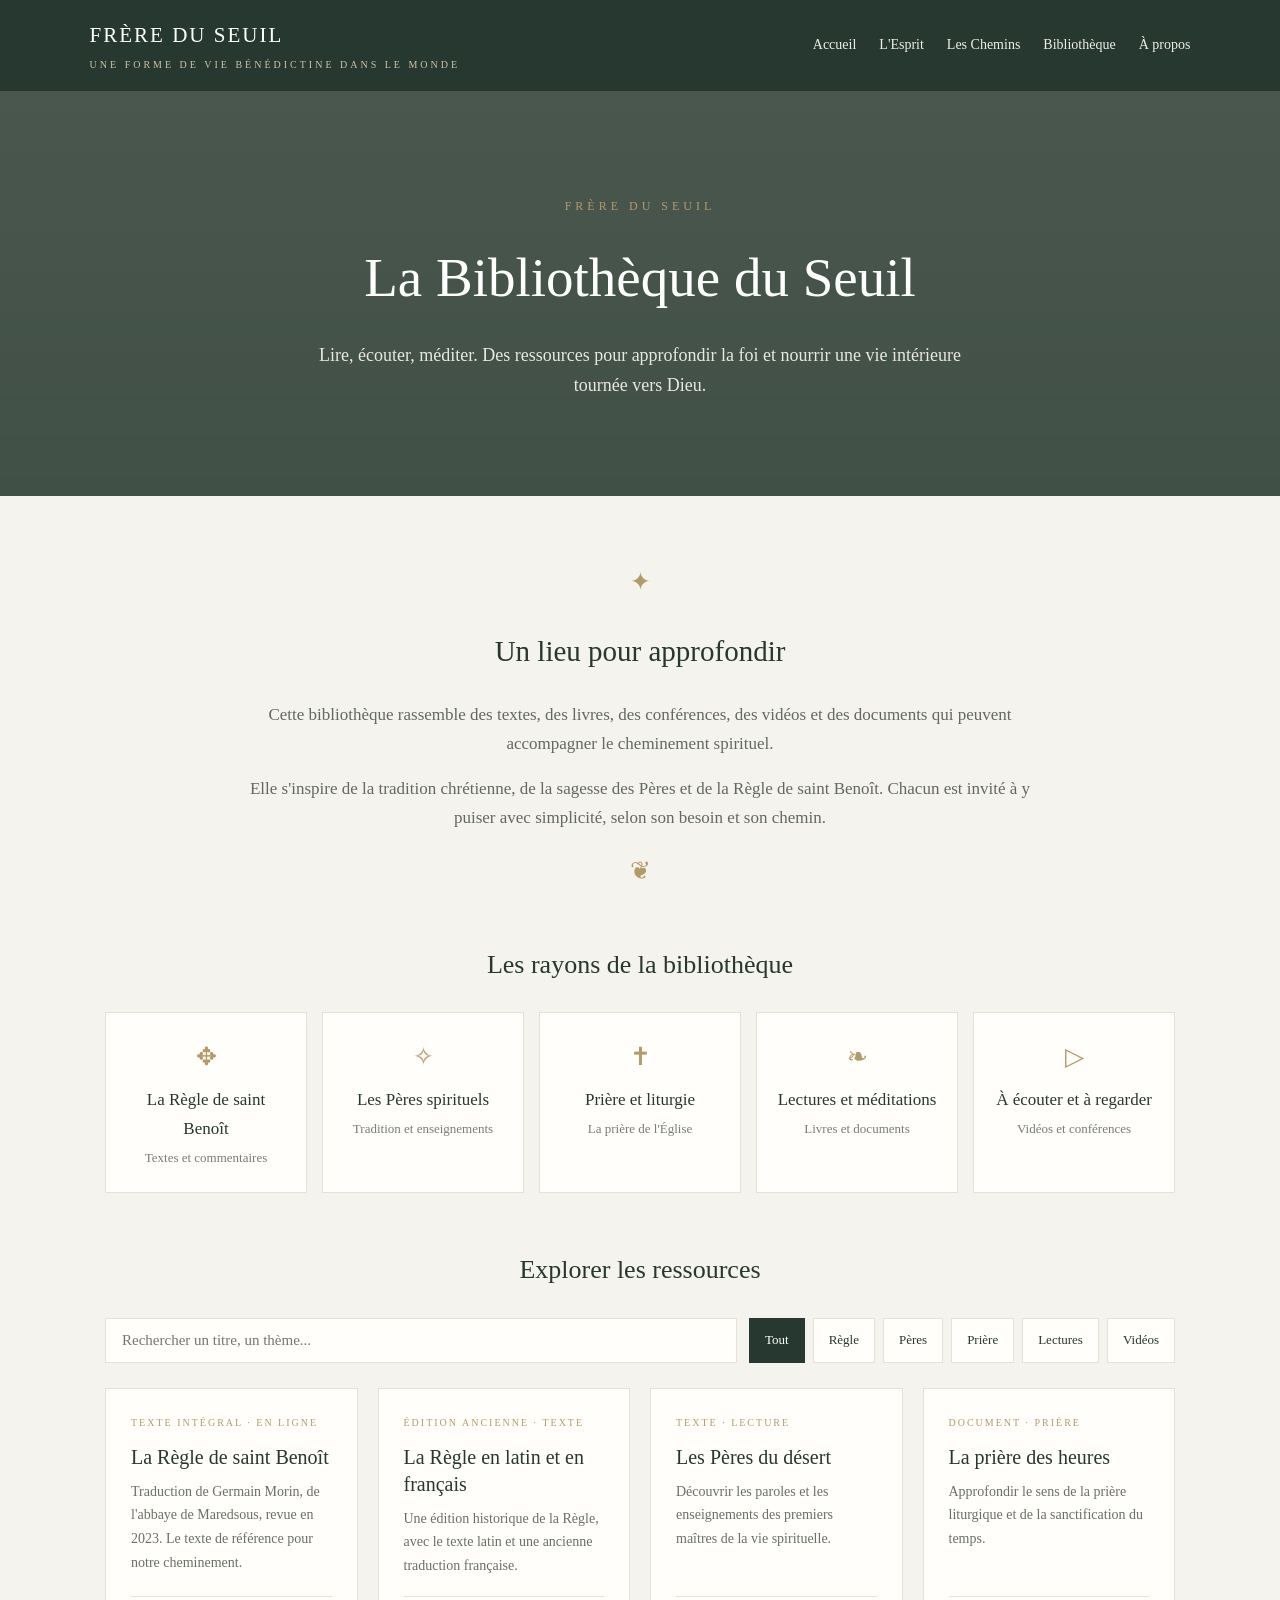
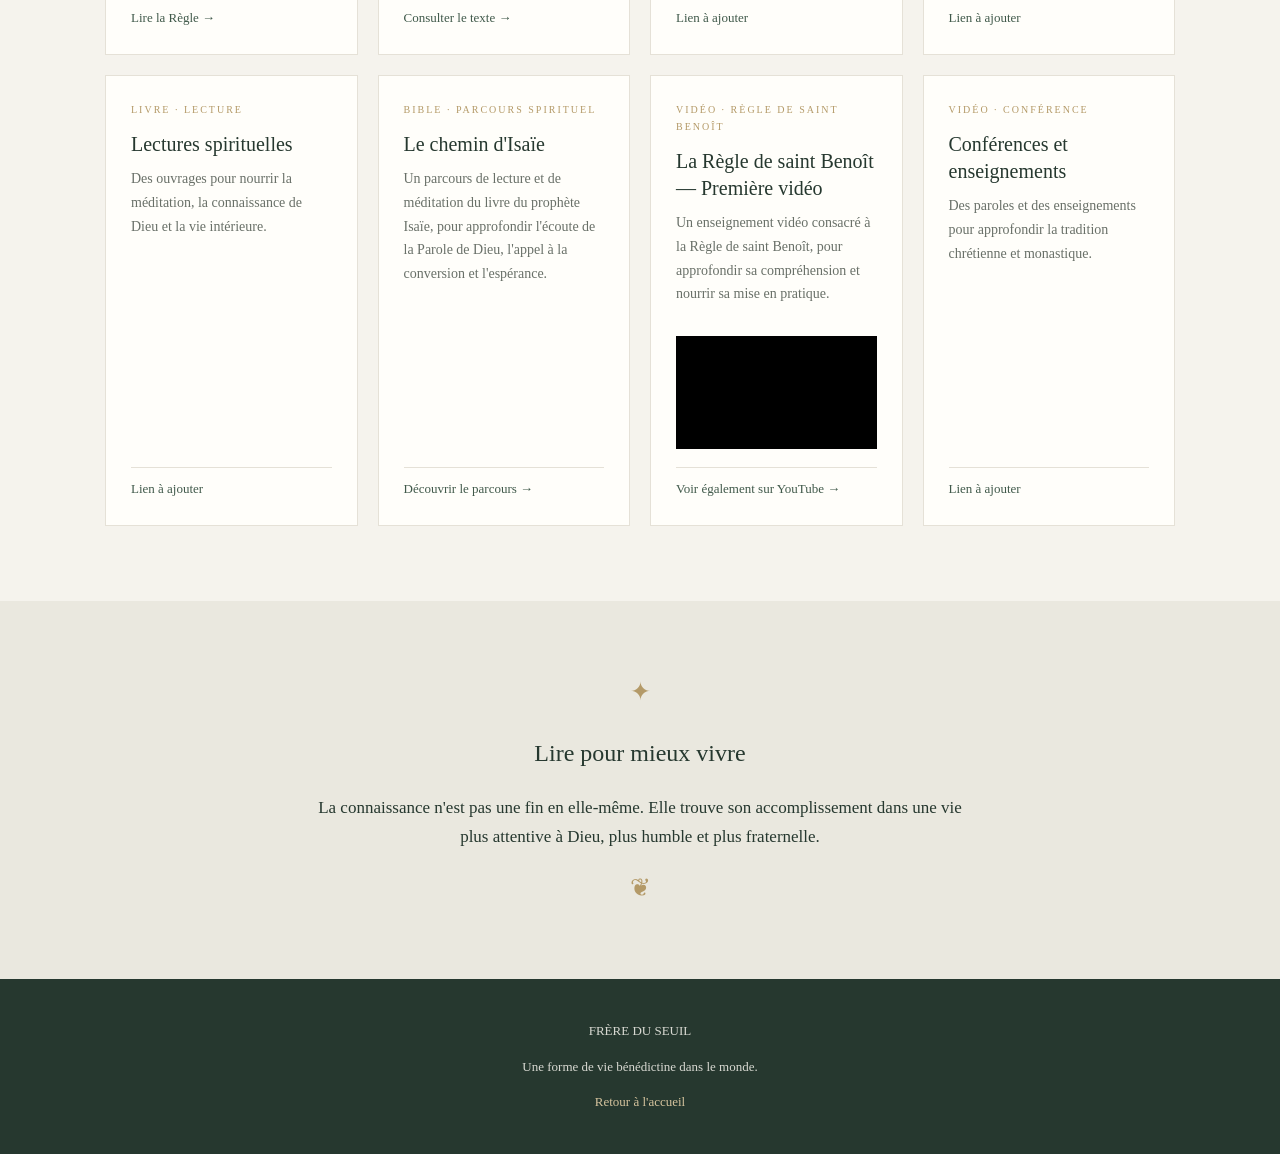
<file: bibliotheque.html>
<!DOCTYPE html>
<html lang="fr">
<head>
<meta charset="UTF-8">
<meta name="viewport" content="width=device-width, initial-scale=1">
<meta name="theme-color" content="#26382f">
<meta name="description" content="La Bibliothèque du Seuil — textes, livres, vidéos et ressources pour nourrir la vie spirituelle.">
<title>Bibliothèque du Seuil — Frère du Seuil</title>

<style>
:root {
  --vert: #26382f;
  --vert-clair: #40594a;
  --or: #b49a68;
  --fond: #f5f3ed;
  --blanc: #fffefa;
  --texte: #343a35;
  --gris: #777d76;
  --ligne: #e5e1d7;
}

* {
  box-sizing: border-box;
}

body {
  margin: 0;
  background: var(--fond);
  color: var(--texte);
  font-family: Georgia, "Times New Roman", serif;
  line-height: 1.7;
}

a {
  color: inherit;
  text-decoration: none;
}

header {
  background: var(--vert);
  color: white;
  padding: 18px 7%;
  display: flex;
  justify-content: space-between;
  align-items: center;
  gap: 20px;
  flex-wrap: wrap;
}

.logo {
  font-size: 21px;
  letter-spacing: 2px;
}

.logo small {
  display: block;
  color: #d1c4a6;
  font-size: 10px;
  letter-spacing: 3px;
  margin-top: 2px;
}

nav {
  display: flex;
  gap: 23px;
  flex-wrap: wrap;
  font-size: 14px;
}

nav a {
  color: #f0eee7;
}

nav a:hover {
  color: var(--or);
}

.hero {
  background:
    linear-gradient(rgba(25, 43, 34, .78), rgba(25, 43, 34, .82)),
    url("https://images.unsplash.com/photo-1507842217343-583bb7270b66?auto=format&fit=crop&w=1800&q=85");
  background-position: center;
  background-size: cover;
  color: white;
  text-align: center;
  padding: 105px 20px 95px;
}

.surtitre {
  color: var(--or);
  letter-spacing: 4px;
  text-transform: uppercase;
  font-size: 12px;
}

.hero h1 {
  font-size: clamp(35px, 6vw, 55px);
  font-weight: normal;
  margin: 15px 0;
}

.hero p {
  max-width: 650px;
  margin: auto;
  color: #e9e7df;
  font-size: 18px;
}

.intro {
  max-width: 850px;
  margin: 65px auto 45px;
  padding: 0 25px;
  text-align: center;
}

.intro h2 {
  color: var(--vert);
  font-size: 29px;
  font-weight: normal;
}

.intro p {
  color: #626960;
  font-size: 17px;
}

.ornement {
  color: var(--or);
  font-size: 25px;
  margin: 15px 0;
}

.container {
  max-width: 1120px;
  margin: auto;
  padding: 0 25px 75px;
}

.section-title {
  text-align: center;
  color: var(--vert);
  font-size: 26px;
  font-weight: normal;
  margin: 50px 0 25px;
}

.rayons {
  display: grid;
  grid-template-columns: repeat(auto-fit, minmax(190px, 1fr));
  gap: 15px;
  margin-bottom: 55px;
}

.rayon {
  background: var(--blanc);
  border: 1px solid var(--ligne);
  padding: 23px 17px;
  text-align: center;
  transition: .2s;
}

.rayon:hover {
  border-color: var(--or);
  transform: translateY(-3px);
}

.rayon .symbole {
  font-size: 25px;
  color: var(--or);
}

.rayon h3 {
  color: var(--vert);
  font-size: 17px;
  font-weight: normal;
  margin: 8px 0 3px;
}

.rayon p {
  color: var(--gris);
  font-size: 13px;
  margin: 0;
}

.outils {
  display: flex;
  gap: 12px;
  flex-wrap: wrap;
  margin-bottom: 25px;
}

#recherche {
  flex: 1;
  min-width: 220px;
  padding: 13px 16px;
  border: 1px solid var(--ligne);
  background: var(--blanc);
  font-family: inherit;
  font-size: 15px;
  color: var(--texte);
  outline: none;
}

#recherche:focus {
  border-color: var(--or);
}

.filtres {
  display: flex;
  gap: 8px;
  flex-wrap: wrap;
}

.filtre {
  border: 1px solid var(--ligne);
  background: var(--blanc);
  padding: 10px 15px;
  color: var(--vert);
  cursor: pointer;
  font-family: inherit;
  font-size: 13px;
}

.filtre.actif,
.filtre:hover {
  background: var(--vert);
  color: white;
  border-color: var(--vert);
}

.ressources {
  display: grid;
  grid-template-columns: repeat(auto-fit, minmax(250px, 1fr));
  gap: 20px;
}

.ressource {
  background: var(--blanc);
  border: 1px solid var(--ligne);
  padding: 25px;
  display: flex;
  flex-direction: column;
  min-height: 230px;
}

.type {
  color: var(--or);
  text-transform: uppercase;
  letter-spacing: 2px;
  font-size: 10px;
}

.ressource h3 {
  color: var(--vert);
  font-size: 20px;
  font-weight: normal;
  line-height: 1.35;
  margin: 13px 0 9px;
}

.ressource p {
  color: #697068;
  font-size: 14px;
  margin: 0 0 18px;
}

  .lecteur-video {
  width: 100%;
  aspect-ratio: 16 / 9;
  margin: 12px 0 18px;
  overflow: hidden;
  background: #000;
}

.lecteur-video iframe {
  width: 100%;
  height: 100%;
  border: 0;
  display: block;
}
  

.lien-ressource {
  color: var(--vert-clair);
  font-size: 13px;
  margin-top: auto;
  padding-top: 10px;
  border-top: 1px solid var(--ligne);
}

.lien-ressource a {
  color: var(--vert-clair);
}

.lien-ressource a:hover {
  color: #9a7d45;
}

.message-vide {
  display: none;
  text-align: center;
  padding: 35px;
  color: var(--gris);
  grid-column: 1 / -1;
}

.conclusion {
  background: #eae8df;
  text-align: center;
  padding: 55px 25px;
  color: var(--vert);
}

.conclusion p {
  max-width: 650px;
  margin: 12px auto;
  font-size: 17px;
}

footer {
  background: var(--vert);
  color: #d8d9d2;
  text-align: center;
  padding: 28px 20px;
  font-size: 13px;
}

footer a {
  color: #d6c49e;
}

@media(max-width: 600px) {
  header {
    justify-content: center;
    text-align: center;
  }

  nav {
    justify-content: center;
    gap: 15px;
  }

  .hero {
    padding: 75px 20px;
  }

  .intro {
    margin-top: 45px;
  }
}
</style>
</head>

<body>

<header>
  <a href="index.html" class="logo">
    FRÈRE DU SEUIL
    <small>UNE FORME DE VIE BÉNÉDICTINE DANS LE MONDE</small>
  </a>

  <nav>
    <a href="index.html">Accueil</a>
    <a href="index.html#esprit">L'Esprit</a>
    <a href="index.html#chemins">Les Chemins</a>
    <a href="bibliotheque.html">Bibliothèque</a>
    <a href="index.html#apropos">À propos</a>
  </nav>
</header>

<section class="hero">
  <div class="surtitre">Frère du Seuil</div>
  <h1>La Bibliothèque du Seuil</h1>
  <p>
    Lire, écouter, méditer.
    Des ressources pour approfondir la foi et nourrir
    une vie intérieure tournée vers Dieu.
  </p>
</section>

<section class="intro">
  <div class="ornement">✦</div>
  <h2>Un lieu pour approfondir</h2>
  <p>
    Cette bibliothèque rassemble des textes, des livres,
    des conférences, des vidéos et des documents qui
    peuvent accompagner le cheminement spirituel.
  </p>
  <p>
    Elle s'inspire de la tradition chrétienne, de la sagesse
    des Pères et de la Règle de saint Benoît.
    Chacun est invité à y puiser avec simplicité,
    selon son besoin et son chemin.
  </p>
  <div class="ornement">❦</div>
</section>

<main class="container">

  <h2 class="section-title">Les rayons de la bibliothèque</h2>

  <div class="rayons">

    <a class="rayon" href="#ressources" data-rayon="regle">
      <div class="symbole">✥</div>
      <h3>La Règle de saint Benoît</h3>
      <p>Textes et commentaires</p>
    </a>

    <a class="rayon" href="#ressources" data-rayon="peres">
      <div class="symbole">✧</div>
      <h3>Les Pères spirituels</h3>
      <p>Tradition et enseignements</p>
    </a>

    <a class="rayon" href="#ressources" data-rayon="priere">
      <div class="symbole">✝</div>
      <h3>Prière et liturgie</h3>
      <p>La prière de l'Église</p>
    </a>

    <a class="rayon" href="#ressources" data-rayon="lectures">
      <div class="symbole">❧</div>
      <h3>Lectures et méditations</h3>
      <p>Livres et documents</p>
    </a>

    <a class="rayon" href="#ressources" data-rayon="videos">
      <div class="symbole">▷</div>
      <h3>À écouter et à regarder</h3>
      <p>Vidéos et conférences</p>
    </a>

  </div>

  <h2 class="section-title" id="ressources">Explorer les ressources</h2>

  <div class="outils">
    <input
      type="search"
      id="recherche"
      placeholder="Rechercher un titre, un thème..."
      aria-label="Rechercher une ressource">

    <div class="filtres">
      <button class="filtre actif" data-filtre="tous">Tout</button>
      <button class="filtre" data-filtre="regle">Règle</button>
      <button class="filtre" data-filtre="peres">Pères</button>
      <button class="filtre" data-filtre="priere">Prière</button>
      <button class="filtre" data-filtre="lectures">Lectures</button>
      <button class="filtre" data-filtre="videos">Vidéos</button>
    </div>
  </div>

  <div class="ressources" id="liste-ressources">

    <!-- MODÈLE DE FICHE :
    Duplique le bloc article pour ajouter une ressource.

    data-categorie : regle, peres, priere, lectures ou videos
    data-recherche : mots utiles pour la recherche

    Remplace le titre, le descriptif, le type et le lien.
    -->

    
<!-- RAYON : REGLE DE SAINT BENOIT -->

<article class="ressource"
  data-categorie="regle"
  data-recherche="règle saint benoît maredsous germain morin texte intégral">

  <div class="type">Texte intégral · En ligne</div>
  <h3>La Règle de saint Benoît</h3>
  <p>
    Traduction de Germain Morin, de l'abbaye de Maredsous,
    revue en 2023. Le texte de référence pour notre cheminement.
  </p>
  <div class="lien-ressource">
    <a href="https://la.regle.org/"
       target="_blank" rel="noopener">
      Lire la Règle →
    </a>
  </div>
</article>

<article class="ressource"
  data-categorie="regle"
  data-recherche="règle latin français ancienne traduction 1689">

  <div class="type">Édition ancienne · Texte</div>
  <h3>La Règle en latin et en français</h3>
  <p>
    Une édition historique de la Règle, avec le texte latin
    et une ancienne traduction française.
  </p>
  <div class="lien-ressource">
    <a href="https://www.patrimoinedesabbayes.org/fr/regle-de-saint-benoit.html"
       target="_blank" rel="noopener">
      Consulter le texte →
    </a>
  </div>
</article>


    <article class="ressource"
      data-categorie="peres"
      data-recherche="pères désert sagesse monastique spiritualité">
      <div class="type">Texte · Lecture</div>
      <h3>Les Pères du désert</h3>
      <p>
        Découvrir les paroles et les enseignements
        des premiers maîtres de la vie spirituelle.
      </p>
      <div class="lien-ressource">Lien à ajouter</div>
    </article>

    <article class="ressource"
      data-categorie="priere"
      data-recherche="liturgie heures office prière église">
      <div class="type">Document · Prière</div>
      <h3>La prière des heures</h3>
      <p>
        Approfondir le sens de la prière liturgique
        et de la sanctification du temps.
      </p>
      <div class="lien-ressource">Lien à ajouter</div>
    </article>

    <article class="ressource"
      data-categorie="lectures"
      data-recherche="lecture méditation vie intérieure livre">
      <div class="type">Livre · Lecture</div>
      <h3>Lectures spirituelles</h3>
      <p>
        Des ouvrages pour nourrir la méditation,
        la connaissance de Dieu et la vie intérieure.
      </p>
      <div class="lien-ressource">Lien à ajouter</div>
    </article>

    
<article class="ressource"
  data-categorie="lectures"
  data-recherche="isaïe isaie prophète bible ancien testament lecture méditation parcours spirituel">

  <div class="type">Bible · Parcours spirituel</div>

  <h3>Le chemin d'Isaïe</h3>

  <p>
    Un parcours de lecture et de méditation
    du livre du prophète Isaïe, pour approfondir
    l'écoute de la Parole de Dieu, l'appel à la
    conversion et l'espérance.
  </p>

  <a href="https://frereduseuil.github.io/Desert-avent-2026/"
     class="lien-ressource">
    Découvrir le parcours →
  </a>

</article>


    <article class="ressource"
  data-categorie="videos"
  data-recherche="règle saint benoît bénédictin temps vidéo enseignement">

  <div class="type">Vidéo · Règle de saint Benoît</div>

  <h3>La Règle de saint Benoît — Première vidéo</h3>

  <p>
    Un enseignement vidéo consacré à la Règle de saint Benoît,
    pour approfondir sa compréhension et nourrir sa mise en pratique.
  </p>

  <div class="lecteur-video">
    <iframe
      src="https://www.youtube-nocookie.com/embed/sWhPzIPAlVA"
      title="Vidéo sur la Règle de saint Benoît"
      loading="lazy"
      allow="accelerometer; autoplay; clipboard-write; encrypted-media; gyroscope; picture-in-picture; web-share"
      referrerpolicy="strict-origin-when-cross-origin"
      allowfullscreen>
    </iframe>
  </div>

  <div class="lien-ressource">
    <a href="https://youtu.be/sWhPzIPAlVA"
       target="_blank" rel="noopener">
      Voir également sur YouTube →
    </a>
  </div>

</article>
    
    <article class="ressource"
      data-categorie="videos"
      data-recherche="vidéo conférence enseignement monastique">
      <div class="type">Vidéo · Conférence</div>
      <h3>Conférences et enseignements</h3>
      <p>
        Des paroles et des enseignements pour approfondir
        la tradition chrétienne et monastique.
      </p>
      <div class="lien-ressource">Lien à ajouter</div>
    </article>

    <div class="message-vide" id="message-vide">
      Aucune ressource ne correspond à votre recherche.
    </div>

  </div>

</main>

<section class="conclusion">
  <div class="ornement">✦</div>
  <h2 style="font-weight:normal;">Lire pour mieux vivre</h2>
  <p>
    La connaissance n'est pas une fin en elle-même.
    Elle trouve son accomplissement dans une vie
    plus attentive à Dieu, plus humble et plus fraternelle.
  </p>
  <div class="ornement">❦</div>
</section>

<footer>
  <p>FRÈRE DU SEUIL</p>
  <p>Une forme de vie bénédictine dans le monde.</p>
  <p><a href="index.html">Retour à l'accueil</a></p>
</footer>

<script>
const recherche = document.getElementById("recherche");
const filtres = document.querySelectorAll(".filtre");
const ressources = document.querySelectorAll(".ressource");
const messageVide = document.getElementById("message-vide");

let filtreActif = "tous";

function actualiserRessources() {
  const terme = recherche.value.toLowerCase().trim();
  let visibles = 0;

  ressources.forEach(ressource => {
    const categorie = ressource.dataset.categorie;
    const contenu = (
      ressource.innerText + " " +
      (ressource.dataset.recherche || "")
    ).toLowerCase();

    const correspondCategorie =
      filtreActif === "tous" || categorie === filtreActif;

    const correspondRecherche = contenu.includes(terme);

    const afficher = correspondCategorie && correspondRecherche;

    ressource.style.display = afficher ? "flex" : "none";

    if (afficher) visibles++;
  });

  messageVide.style.display = visibles === 0 ? "block" : "none";
}

filtres.forEach(bouton => {
  bouton.addEventListener("click", () => {
    filtreActif = bouton.dataset.filtre;

    filtres.forEach(item => item.classList.remove("actif"));
    bouton.classList.add("actif");

    actualiserRessources();
  });
});

recherche.addEventListener("input", actualiserRessources);

document.querySelectorAll(".rayon").forEach(rayon => {
  rayon.addEventListener("click", () => {
    filtreActif = rayon.dataset.rayon;

    filtres.forEach(item => {
      item.classList.toggle(
        "actif",
        item.dataset.filtre === filtreActif
      );
    });

    actualiserRessources();
  });
});
</script>

</body>
</html>
</file>
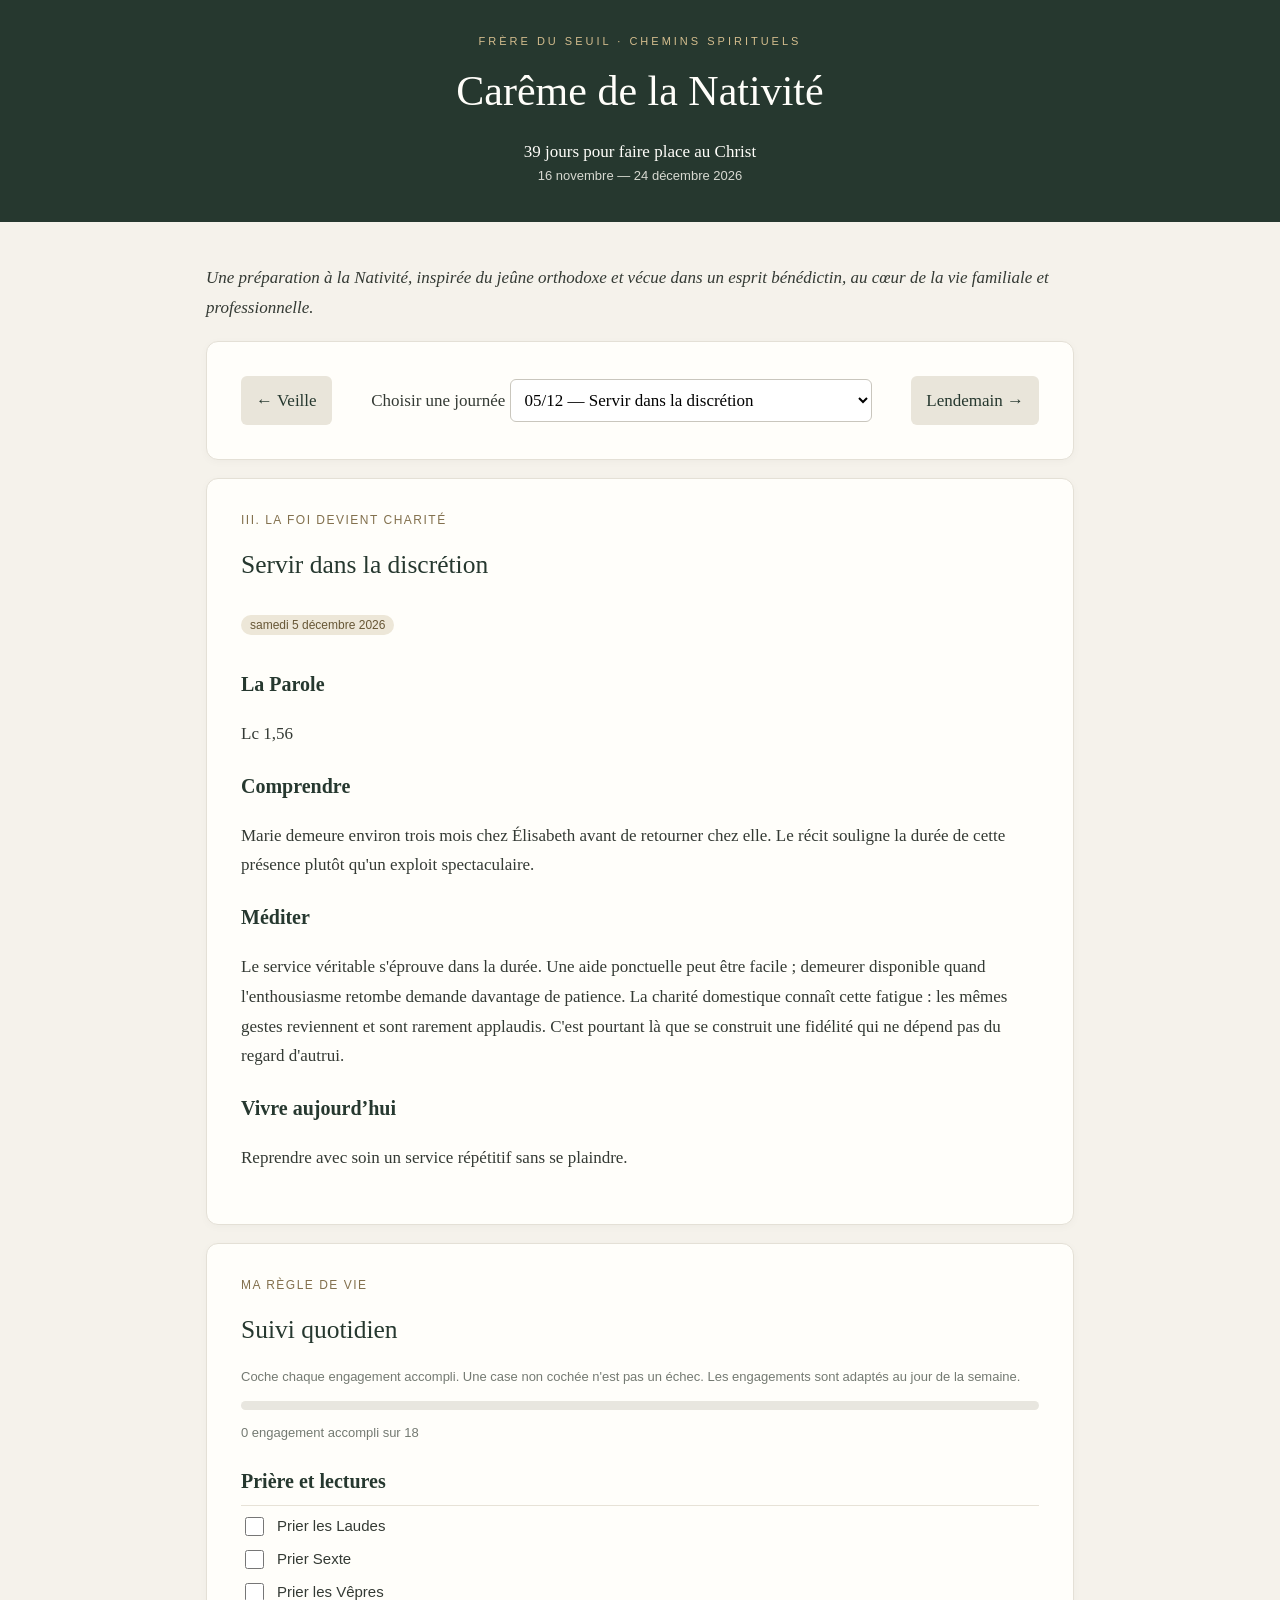
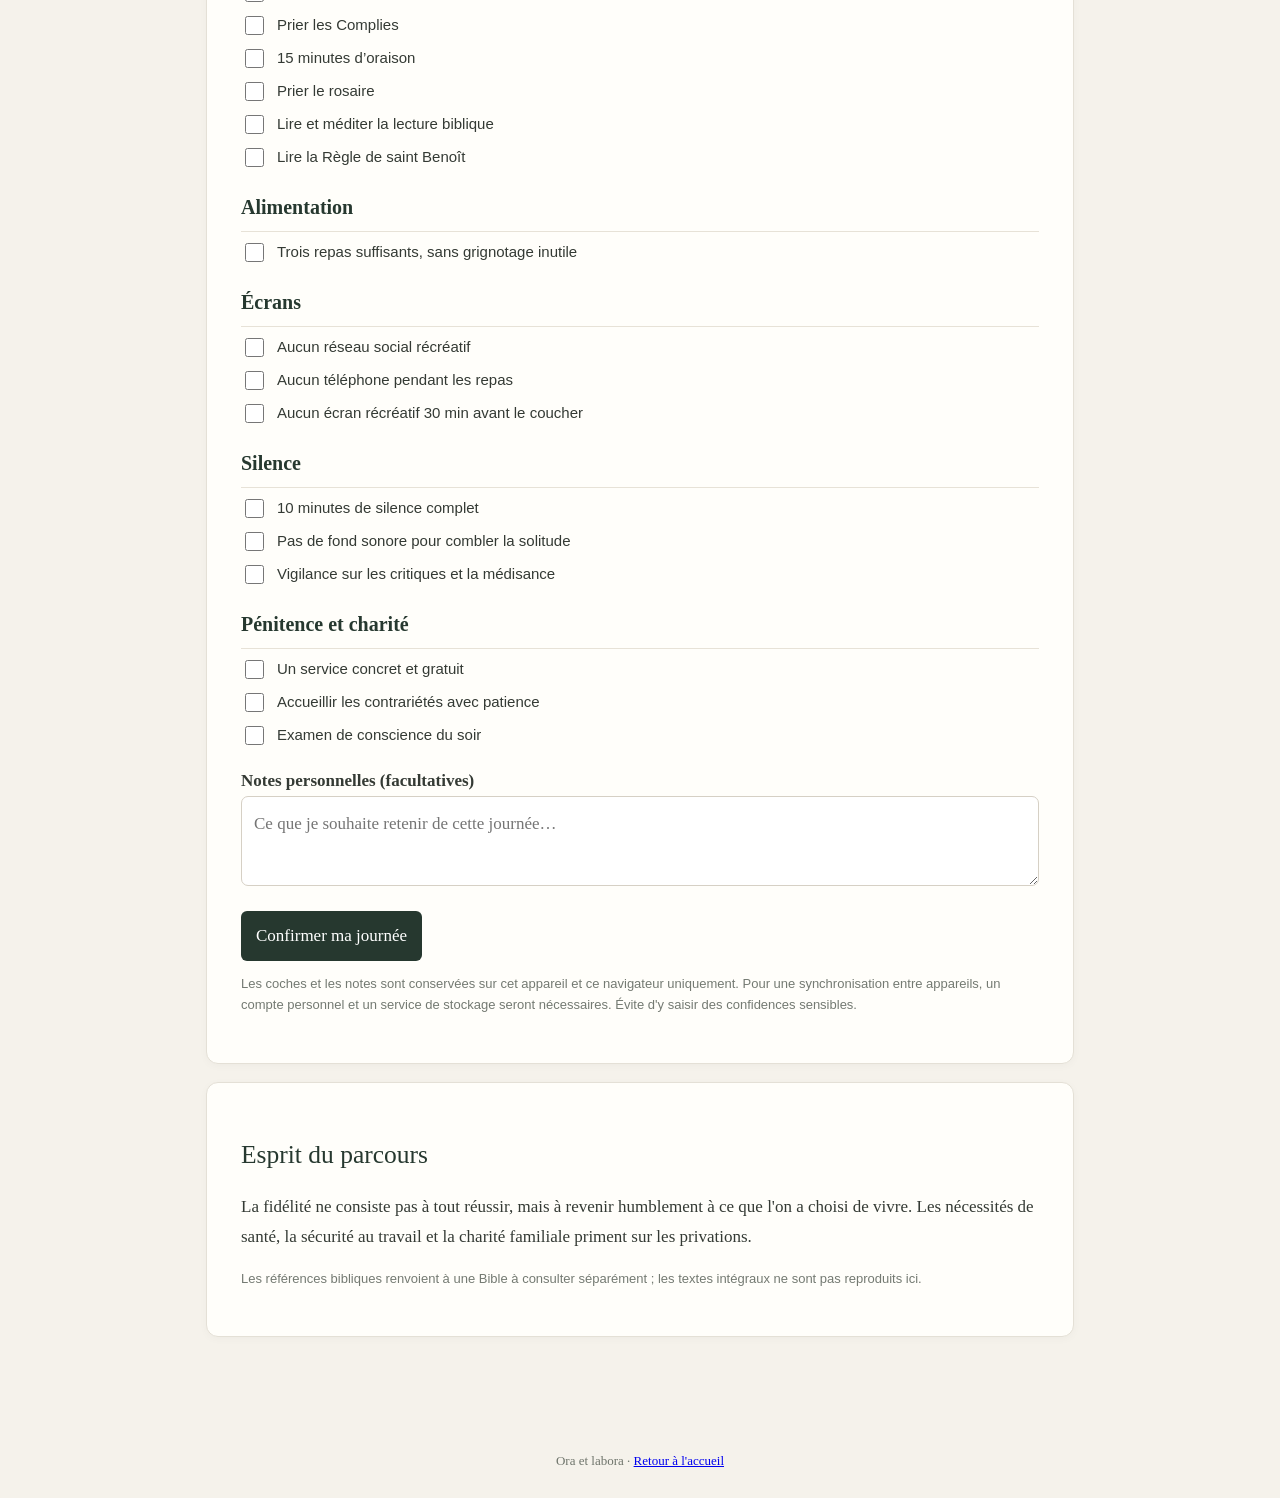
<file: careme-nativite.html>
<!DOCTYPE html>
<html lang="fr"><head><meta charset="utf-8"><meta name="viewport" content="width=device-width,initial-scale=1"><meta name="theme-color" content="#26382f"><meta name="description" content="Carême de la Nativité : 39 jours de méditation et de fidélité quotidienne."><title>Carême de la Nativité — Frère du Seuil</title>
<style>
:root{--vert:#26382f;--or:#b49a68;--fond:#f5f2eb;--texte:#343a34;--blanc:#fffefa}*{box-sizing:border-box}body{margin:0;background:var(--fond);color:var(--texte);font:17px/1.75 Georgia,serif}header{background:var(--vert);color:var(--blanc);text-align:center;padding:35px 16px}header .eyebrow{font:11px Arial,sans-serif;letter-spacing:3px;color:#d4bd8e;text-transform:uppercase}h1{font-size:clamp(28px,5vw,42px);font-weight:normal;margin:8px 0}h2{font-weight:normal;color:var(--vert);line-height:1.3}h3{font-size:20px;color:var(--vert);margin-bottom:4px}main{max-width:900px;margin:auto;padding:24px 16px 70px}.card{background:var(--blanc);border:1px solid #e4e0d6;border-radius:12px;padding:clamp(18px,4vw,34px);margin:18px 0;box-shadow:0 2px 9px #00000008}.small,.source{font:13px/1.6 Arial,sans-serif;color:#747a72}.kicker{font:12px Arial,sans-serif;letter-spacing:1.5px;color:#82704d;text-transform:uppercase}.lead{font-style:italic}button,select,textarea{font:inherit}button{background:var(--vert);color:white;border:0;border-radius:6px;padding:10px 15px;cursor:pointer}button.secondary{background:#e9e5da;color:var(--vert)}button:focus-visible,input:focus-visible,select:focus-visible,textarea:focus-visible{outline:3px solid var(--or);outline-offset:2px}.controls{display:flex;flex-wrap:wrap;gap:10px;align-items:center;justify-content:space-between}.controls select{max-width:100%;padding:10px;background:white;border:1px solid #c9c6bd;border-radius:6px}.checkgroup{margin:18px 0}.checkgroup h3{border-bottom:1px solid #e7e2d7;padding-bottom:6px}.checkline{display:flex;gap:10px;align-items:flex-start;margin:9px 0;font:15px/1.5 Arial,sans-serif;cursor:pointer}.checkline input{width:19px;height:19px;accent-color:var(--vert);flex-shrink:0;margin-top:2px}.progress{height:9px;background:#e8e6df;border-radius:9px;overflow:hidden}.bar{height:100%;width:0;background:#78947b;transition:width .2s}textarea{width:100%;min-height:90px;padding:12px;border:1px solid #d6d0c5;border-radius:7px;background:#fff}nav a{color:inherit}footer{text-align:center;padding:25px;font-size:13px;color:#6e746b}.notice{background:#f0eee6;padding:12px 16px;border-left:3px solid var(--or);font-size:14px}.status{font:14px Arial,sans-serif;color:#4a6650}.muted{color:#777}.pill{display:inline-block;padding:3px 9px;background:#ede7d8;border-radius:12px;font:12px Arial,sans-serif;color:#675736}@media(max-width:600px){.controls{justify-content:center}.controls button{flex:1}.card{margin:12px 0}}</style></head>
<body><header><div class="eyebrow">Frère du Seuil · Chemins spirituels</div><h1>Carême de la Nativité</h1><div>39 jours pour faire place au Christ</div><div class="small" style="color:#d7d9d1">16 novembre — 24 décembre 2026</div></header>
<main><p class="lead">Une préparation à la Nativité, inspirée du jeûne orthodoxe et vécue dans un esprit bénédictin, au cœur de la vie familiale et professionnelle.</p>
<section class="card"><div class="controls"><button class="secondary" id="prev">← Veille</button><label for="day">Choisir une journée <select id="day"></select></label><button class="secondary" id="next">Lendemain →</button></div></section>
<section class="card" id="reading" aria-live="polite"></section>
<section class="card"><div class="kicker">Ma règle de vie</div><h2>Suivi quotidien</h2><p class="small">Coche chaque engagement accompli. Une case non cochée n'est pas un échec. Les engagements sont adaptés au jour de la semaine.</p><div class="progress" aria-label="Progression des engagements"><div class="bar" id="bar"></div></div><p id="counter" class="small"></p><div id="checks"></div><label for="notes"><strong>Notes personnelles (facultatives)</strong></label><textarea id="notes" placeholder="Ce que je souhaite retenir de cette journée…"></textarea><div class="controls" style="margin-top:16px"><button id="confirm">Confirmer ma journée</button><span class="status" id="status" role="status"></span></div><p class="small">Les coches et les notes sont conservées sur cet appareil et ce navigateur uniquement. Pour une synchronisation entre appareils, un compte personnel et un service de stockage seront nécessaires. Évite d'y saisir des confidences sensibles.</p></section>
<section class="card"><h2>Esprit du parcours</h2><p>La fidélité ne consiste pas à tout réussir, mais à revenir humblement à ce que l'on a choisi de vivre. Les nécessités de santé, la sécurité au travail et la charité familiale priment sur les privations.</p><p class="small">Les références bibliques renvoient à une Bible à consulter séparément ; les textes intégraux ne sont pas reproduits ici.</p></section>
</main><footer>Ora et labora · <a href="index.html">Retour à l'accueil</a></footer>
<script id="data" type="application/json">[{"date": "2026-11-16", "title": "Accueillir la Parole avec confiance", "phase": "I. Entrer dans l’attente", "number": 1, "reference": "Lc 1,1-4", "comprendre": "Luc ouvre son récit par une enquête ordonnée, destinée à affermir la foi de Théophile. La foi chrétienne n'est pas une émotion détachée de l'histoire : elle reçoit un témoignage, cherche à comprendre et consent à se laisser instruire.", "mediter": "Au seuil de ce chemin, la première pauvreté consiste à accepter d'être enseigné. Nous voudrions parfois maîtriser notre vie intérieure et décider d'avance de ce que Dieu doit nous montrer. Or la Parole vient avant nos projets. Elle nous rejoint dans nos journées ordinaires, parfois à travers une phrase entendue cent fois, et demande moins une prouesse qu'une attention persévérante.", "vivre": "Lire lentement le passage deux fois et noter une question à porter pendant le Carême."}, {"date": "2026-11-17", "title": "Demeurer fidèle dans l'attente", "phase": "I. Entrer dans l’attente", "number": 2, "reference": "Lc 1,5-7", "comprendre": "Zacharie et Élisabeth sont présentés comme justes devant Dieu, alors même que leur attente d'un enfant demeure sans réponse. Luc refuse ainsi d'identifier fidélité et réussite visible.", "mediter": "Une vie droite n'est pas une garantie contre l'épreuve. Il arrive que la prière semble demeurer sans réponse et que l'on poursuive néanmoins son service, sans consolation particulière. La stabilité bénédictine prend ici un visage concret : rester à sa place, aimer les siens, accomplir son devoir, sans faire dépendre la fidélité de la satisfaction immédiate de nos désirs.", "vivre": "Accomplir une tâche habituelle sans attendre de signe ni de reconnaissance."}, {"date": "2026-11-18", "title": "Dieu vient au cœur de l'ordinaire", "phase": "I. Entrer dans l’attente", "number": 3, "reference": "Lc 1,8-12", "comprendre": "Zacharie accomplit son service sacerdotal selon l'ordre établi lorsque l'ange lui apparaît. L'événement inattendu surgit au sein d'un acte liturgique régulier.", "mediter": "Nous imaginons parfois que la rencontre de Dieu exige de quitter tout ce qui compose nos journées. Pourtant la fidélité aux heures, aux engagements et aux gestes simples peut devenir le lieu même de la visitation. Le travail, la table familiale, une prière brève et sincère n'empêchent pas Dieu d'agir. Ils deviennent des lieux d'accueil si nous cessons de les traverser distraitement.", "vivre": "Avant une tâche ordinaire, marquer une courte pause d'attention à Dieu."}, {"date": "2026-11-19", "title": "Ne crains pas : Dieu entend", "phase": "I. Entrer dans l’attente", "number": 4, "reference": "Lc 1,13-17", "comprendre": "L'annonce faite à Zacharie commence par une invitation à ne pas craindre. L'enfant promis aura une mission qui dépasse le seul bonheur de ses parents : préparer un peuple pour le Seigneur.", "mediter": "Nos prières ne sont pas toujours exaucées sous la forme attendue, ni au moment choisi. Le don de Dieu déborde souvent l'horizon de notre intérêt personnel. Accueillir sa réponse, c'est accepter que notre histoire serve une œuvre plus vaste que nous. La confiance n'abolit pas la peur, mais permet de ne pas lui remettre le gouvernement de nos décisions.", "vivre": "Identifier une crainte précise et la confier dans l'oraison."}, {"date": "2026-11-20", "title": "Quand le doute nous rend silencieux", "phase": "I. Entrer dans l’attente", "number": 5, "reference": "Lc 1,18-20", "comprendre": "Zacharie demande une garantie et reçoit le signe du silence jusqu'à l'accomplissement de la promesse. Ce silence est à la fois conséquence de son incrédulité et temps d'attente.", "mediter": "Le doute peut conduire à multiplier les questions jusqu'à ne plus entendre la réponse. Le silence n'est pas ici une punition à imiter, mais une occasion de réfléchir à notre besoin de garanties. Nous pouvons apprendre à ne pas remplir chaque incertitude d'explications, à laisser mûrir une parole et à consentir à une vérité qui nous dépasse.", "vivre": "Garder dix minutes de silence sans chercher à résoudre une inquiétude."}, {"date": "2026-11-21", "title": "Reconnaître l'œuvre de Dieu", "phase": "I. Entrer dans l’attente", "number": 6, "reference": "Lc 1,21-25", "comprendre": "Le peuple attend Zacharie ; Élisabeth reconnaît ensuite dans sa grossesse une intervention miséricordieuse de Dieu. L'accomplissement commence discrètement.", "mediter": "Il existe des commencements qui ne font aucun bruit. Une réconciliation esquissée, une patience retrouvée, une parole retenue peuvent être les premiers fruits d'un changement réel. L'attention spirituelle apprend à ne pas mépriser ces signes modestes. Elle évite aussi de les posséder : la grâce reçue appelle gratitude et discrétion plutôt qu'autosatisfaction.", "vivre": "Remercier pour un bien concret reçu récemment, sans le publier."}, {"date": "2026-11-22", "title": "Dieu choisit ce qui est humble", "phase": "II. Apprendre à dire oui", "number": 7, "reference": "Lc 1,26-27", "comprendre": "L'ange est envoyé à Nazareth auprès d'une jeune femme promise à Joseph. La scène décisive de l'histoire du salut commence loin des centres de puissance.", "mediter": "Le regard de Dieu ne suit pas nos critères de prestige. Nous sommes souvent tentés de chercher les lieux visibles, les rôles reconnus, les œuvres remarquées. L'Évangile ramène au foyer, à une existence cachée, à une disponibilité qui ne se mesure pas aux apparences. Il invite à habiter notre condition présente au lieu de rêver sans cesse d'une autre.", "vivre": "Accomplir discrètement un service domestique habituellement évité."}, {"date": "2026-11-23", "title": "Accueillir une parole qui bouleverse", "phase": "II. Apprendre à dire oui", "number": 8, "reference": "Lc 1,28-29", "comprendre": "La salutation de l'ange trouble Marie, qui cherche à discerner ce qu'elle signifie. Son trouble n'est pas un refus, mais le commencement d'une écoute attentive.", "mediter": "Une parole de Dieu peut déranger nos habitudes et notre image de nous-mêmes. Le discernement ne consiste pas à se précipiter ni à étouffer la question ; il consiste à demeurer devant ce qui nous est donné, sans céder immédiatement à l'agitation. Dans une vie remplie d'obligations, cette disponibilité intérieure est une forme exigeante de silence.", "vivre": "Relire une parole biblique qui dérange, sans conclure trop vite."}, {"date": "2026-11-24", "title": "Ne pas avoir peur de l'appel", "phase": "II. Apprendre à dire oui", "number": 9, "reference": "Lc 1,30-33", "comprendre": "L'ange rassure Marie et annonce un fils dont le règne ne connaîtra pas de fin. La promesse dépasse les catégories politiques et familiales ordinaires.", "mediter": "Lorsque Dieu appelle, il ne fournit pas toujours un plan détaillé. Nous aimerions savoir d'avance ce qu'il faudra perdre et ce que nous gagnerons. La foi ne supprime pas la prudence, mais elle interdit de faire de la peur le seul critère de décision. Le Christ annoncé vient établir un règne qui commence par la confiance et se déploie dans la fidélité.", "vivre": "Poser un petit acte de confiance remis depuis trop longtemps."}, {"date": "2026-11-25", "title": "Interroger sans refuser", "phase": "II. Apprendre à dire oui", "number": 10, "reference": "Lc 1,34", "comprendre": "Marie demande comment l'annonce pourra se réaliser. Sa question cherche l'intelligence du don plutôt qu'une échappatoire.", "mediter": "La foi chrétienne n'exige pas de renoncer à l'intelligence. Il existe une différence entre demander humblement comment avancer et exiger une certitude totale avant de consentir. Dans nos engagements, la vraie question n'est pas toujours « comment éviter toute difficulté ? », mais « comment répondre justement à ce qui m'est confié ? ».", "vivre": "Formuler une question de discernement de façon simple et honnête."}, {"date": "2026-11-26", "title": "Rien n'est impossible à Dieu", "phase": "II. Apprendre à dire oui", "number": 11, "reference": "Lc 1,35-37", "comprendre": "L'ange annonce l'action de l'Esprit et donne le signe d'Élisabeth. L'initiative de l'Incarnation appartient à Dieu ; elle ne peut être produite par un effort humain.", "mediter": "Nous ne fabriquons pas la grâce par la discipline. Le jeûne, les offices et le silence préparent une place ; ils ne contraignent pas Dieu à venir. Cette distinction protège de la performance spirituelle. Là où nous rencontrons une limite réelle, nous pouvons faire ce qui nous appartient et remettre le reste à la liberté de Dieu.", "vivre": "Renoncer aujourd'hui à contrôler un résultat qui ne dépend pas de soi."}, {"date": "2026-11-27", "title": "Que ta volonté soit faite", "phase": "II. Apprendre à dire oui", "number": 12, "reference": "Lc 1,38", "comprendre": "Marie répond à l'annonce par un consentement personnel. Sa parole ne signifie pas passivité, mais disponibilité active à une mission reçue.", "mediter": "Le oui de Marie n'efface ni le chemin à parcourir ni les difficultés à venir. Il inaugure une fidélité concrète, jour après jour. Dans le monde, consentir à Dieu ne veut pas dire négliger son épouse, ses enfants ou son métier ; cela signifie traverser ces relations et ces devoirs avec une liberté plus grande à l'égard de son propre caprice.", "vivre": "Accepter avec paix une responsabilité ordinaire qui contrarie ses préférences."}, {"date": "2026-11-28", "title": "Relire l'Annonciation", "phase": "II. Apprendre à dire oui", "number": 13, "reference": "Lc 1,26-38", "comprendre": "Relue dans son ensemble, l'Annonciation articule l'initiative de Dieu, le trouble humain, la question, la promesse et le consentement. Aucun de ces moments ne doit être isolé.", "mediter": "Nous aimerions parfois ne garder que la beauté du oui final. Mais ce oui a traversé la surprise et la question. La vie spirituelle est semblable : elle connaît des résistances et des hésitations qui ne doivent pas être dissimulées. L'essentiel est de demeurer dans le dialogue, d'écouter et de répondre avec la lumière réellement reçue.", "vivre": "Relire la semaine et noter une résistance ainsi qu'un consentement."}, {"date": "2026-11-29", "title": "Se lever pour servir", "phase": "III. La foi devient charité", "number": 14, "reference": "Lc 1,39-40", "comprendre": "Après l'annonce, Marie se met en route vers Élisabeth. L'accueil de Dieu se traduit immédiatement par un déplacement vers autrui.", "mediter": "Une vie de prière qui nous enfermerait dans nos préférences manquerait son fruit. La rencontre du Seigneur rend plus disponibles aux besoins concrets des proches. Il ne s'agit pas d'ajouter des gestes spectaculaires, mais de voir ce qui doit être fait ici et maintenant : écouter, aider, préparer, accompagner. La charité donne une mesure vérifiable à l'ascèse.", "vivre": "Prendre l'initiative d'un service utile à un proche."}, {"date": "2026-11-30", "title": "Reconnaître la présence de Dieu", "phase": "III. La foi devient charité", "number": 15, "reference": "Lc 1,41-42", "comprendre": "La rencontre de Marie et d'Élisabeth provoque une joie qui est attribuée à l'action de l'Esprit. La présence du Christ est reconnue avant même sa naissance.", "mediter": "Le regard croyant apprend à percevoir plus que la surface des rencontres. Il ne prétend pas lire les consciences, mais il reçoit chaque personne comme digne d'attention. Le silence intérieur peut alors rendre notre présence plus accueillante, moins occupée à répondre avant d'avoir écouté. Une conversation ordinaire devient un lieu de charité.", "vivre": "Écouter une personne jusqu'au bout sans préparer sa réponse."}, {"date": "2026-12-01", "title": "Heureux celui qui croit", "phase": "III. La foi devient charité", "number": 16, "reference": "Lc 1,43-45", "comprendre": "Élisabeth reconnaît la bénédiction de Marie et proclame heureuse celle qui a cru à l'accomplissement de la parole reçue.", "mediter": "Croire ne signifie pas posséder d'avance toutes les preuves de l'issue heureuse. Cela signifie s'appuyer sur la fidélité de Dieu et continuer à marcher. Dans les journées marquées par la fatigue ou l'incertitude, la confiance prend souvent la forme modeste d'une prière tenue, d'un devoir accompli ou d'une parole juste. La béatitude de la foi ne se confond pas avec une émotion permanente.", "vivre": "Tenir un engagement simple malgré l'absence d'enthousiasme."}, {"date": "2026-12-02", "title": "Magnifier Dieu plutôt que soi", "phase": "III. La foi devient charité", "number": 17, "reference": "Lc 1,46-49", "comprendre": "Le Magnificat attribue à Dieu l'origine de la joie et de la grandeur de ce qui arrive à Marie. La reconnaissance ne s'arrête pas au don reçu.", "mediter": "Nos progrès peuvent devenir un nouveau motif de vanité. Une discipline réussie risque de nous persuader que nous sommes meilleurs que les autres. Le Magnificat nous apprend à déplacer le centre : tout bien reçu renvoie à Dieu et invite à la gratitude. La vraie humilité n'est pas le mépris de soi, mais la juste reconnaissance de la source du don.", "vivre": "Remercier Dieu pour une grâce sans la comparer à celle d'autrui."}, {"date": "2026-12-03", "title": "Dieu élève les humbles", "phase": "III. La foi devient charité", "number": 18, "reference": "Lc 1,50-53", "comprendre": "Marie chante le renversement des puissances humaines : la miséricorde rejoint ceux qui craignent Dieu, les orgueilleux sont dispersés et les affamés comblés.", "mediter": "Ce chant n'est pas une invitation à mépriser les personnes puissantes ; il révèle la fragilité des sécurités construites sur l'orgueil et l'accumulation. Notre jeûne prend sens s'il nous rend plus sensibles à ceux qui manquent du nécessaire. Renoncer à une gourmandise n'est pas seulement un exercice de maîtrise : c'est une occasion de partager et de remettre en question nos habitudes de possession.", "vivre": "Mettre de côté une petite somme ou un bien utile pour quelqu'un."}, {"date": "2026-12-04", "title": "La fidélité traverse les générations", "phase": "III. La foi devient charité", "number": 19, "reference": "Lc 1,54-55", "comprendre": "Le Magnificat relie l'œuvre présente de Dieu à la promesse faite à Abraham. La naissance annoncée s'inscrit dans une histoire longue.", "mediter": "La foi n'est pas une aventure privée inventée à partir de nos goûts. Nous recevons une tradition, des paroles, des gestes, une communauté. Cette continuité n'interdit pas les questions ; elle nous garde de croire que tout commence avec nous. Dans la famille aussi, la fidélité s'apprend par transmission patiente et par l'exemple plus que par l'insistance.", "vivre": "Se souvenir d'une personne qui a transmis un bien spirituel."}, {"date": "2026-12-05", "title": "Servir dans la discrétion", "phase": "III. La foi devient charité", "number": 20, "reference": "Lc 1,56", "comprendre": "Marie demeure environ trois mois chez Élisabeth avant de retourner chez elle. Le récit souligne la durée de cette présence plutôt qu'un exploit spectaculaire.", "mediter": "Le service véritable s'éprouve dans la durée. Une aide ponctuelle peut être facile ; demeurer disponible quand l'enthousiasme retombe demande davantage de patience. La charité domestique connaît cette fatigue : les mêmes gestes reviennent et sont rarement applaudis. C'est pourtant là que se construit une fidélité qui ne dépend pas du regard d'autrui.", "vivre": "Reprendre avec soin un service répétitif sans se plaindre."}, {"date": "2026-12-06", "title": "Reconnaître la miséricorde", "phase": "IV. Préparer les chemins du Seigneur", "number": 21, "reference": "Lc 1,57-58", "comprendre": "La naissance de Jean fait éclater la joie des voisins et de la parenté, qui reconnaissent la miséricorde manifestée à Élisabeth.", "mediter": "La joie spirituelle n'est pas réservée à celui qui reçoit directement un bien. Elle devient communion lorsqu'on sait se réjouir de la joie d'autrui. L'envie, la comparaison et la fatigue peuvent rétrécir le cœur. Le chemin de la Nativité nous invite à retrouver la capacité de bénir Dieu pour les dons accordés aux autres, même lorsque nos propres attentes demeurent ouvertes.", "vivre": "Féliciter sincèrement quelqu'un pour un bien reçu."}, {"date": "2026-12-07", "title": "Renoncer à imposer sa volonté", "phase": "IV. Préparer les chemins du Seigneur", "number": 22, "reference": "Lc 1,59-66", "comprendre": "Au moment de nommer l'enfant, Élisabeth et Zacharie résistent aux usages attendus et confirment le nom de Jean. La parole de Zacharie est rendue.", "mediter": "L'obéissance à Dieu ne consiste pas à contrarier systématiquement les autres. Elle demande parfois de ne pas se laisser gouverner par l'habitude ou par le besoin d'approbation. Il faut alors agir sans dureté, avec clarté et paix. Renoncer à sa volonté propre signifie surtout renoncer à en faire une loi pour tous : cela vaut autant dans les petites décisions familiales que dans les grandes orientations.", "vivre": "Laisser à un proche une décision qui lui revient."}, {"date": "2026-12-08", "title": "Servir Dieu sans crainte", "phase": "IV. Préparer les chemins du Seigneur", "number": 23, "reference": "Lc 1,67-75", "comprendre": "Dans son cantique, Zacharie bénit Dieu pour la délivrance promise et pour la possibilité de le servir dans la sainteté et la justice.", "mediter": "La liberté chrétienne n'est pas l'absence de devoirs ; elle est la capacité de servir sans être dominé par la peur. Une pratique religieuse accomplie pour éviter une faute imaginaire perd sa saveur. La prière et le jeûne doivent nous orienter vers une relation filiale, où la responsabilité demeure mais où la confiance grandit. Dieu ne cherche pas une comptabilité anxieuse de nos efforts.", "vivre": "Relire la règle du Carême comme une aide, non comme un verdict."}, {"date": "2026-12-09", "title": "Préparer ses chemins", "phase": "IV. Préparer les chemins du Seigneur", "number": 24, "reference": "Lc 1,76-79", "comprendre": "Zacharie annonce la mission prophétique de Jean : préparer les chemins du Seigneur, faire connaître le salut et orienter les pas vers la paix.", "mediter": "Préparer un chemin suppose d'identifier ce qui l'encombre. Il peut s'agir de distractions, mais aussi d'une rancune entretenue, d'une parole refusée ou d'une impatience devenue habituelle. Le Carême n'a pas pour seul but de retrancher des plaisirs ; il doit rendre possible une paix plus vraie. Cette paix commence souvent par un geste précis, humble et coûteux pour notre orgueil.", "vivre": "Faire un premier pas vers une relation à apaiser."}, {"date": "2026-12-10", "title": "Grandir dans le désert intérieur", "phase": "IV. Préparer les chemins du Seigneur", "number": 25, "reference": "Lc 1,80", "comprendre": "Jean grandit et demeure dans les régions désertiques jusqu'au jour de sa manifestation à Israël. Le désert apparaît comme un lieu de préparation.", "mediter": "Le désert n'est pas nécessairement un lieu géographique. Il peut désigner ces espaces où l'on renonce à se distraire immédiatement, où l'on accepte de ne pas être vu et où la parole mûrit. Pourtant un désert mal compris pourrait devenir fuite de la famille ou des responsabilités. Le vrai silence intérieur rend plus présent, non moins disponible, à ceux que Dieu nous confie.", "vivre": "Vivre dix minutes de silence sans s'isoler au détriment d'autrui."}, {"date": "2026-12-11", "title": "Rendre droits les sentiers", "phase": "IV. Préparer les chemins du Seigneur", "number": 26, "reference": "Lc 3,1-6", "comprendre": "Luc situe la prédication de Jean dans l'histoire politique et religieuse. La parole de Dieu rejoint le désert et appelle à préparer la route du Seigneur.", "mediter": "La conversion ne se déroule pas hors du monde. Elle traverse une époque, un métier, des contraintes et des relations parfois difficiles. Rendre droit un sentier signifie reconnaître honnêtement les détours que nous prenons pour éviter une vérité. La grâce ne dispense pas de cette lucidité ; elle nous donne le courage d'entreprendre un changement proportionné et réel.", "vivre": "Nommer un comportement précis à corriger cette semaine."}, {"date": "2026-12-12", "title": "Produire des fruits de conversion", "phase": "IV. Préparer les chemins du Seigneur", "number": 27, "reference": "Lc 3,7-14", "comprendre": "Jean refuse une conversion réduite à l'appartenance religieuse. Aux foules, aux collecteurs d'impôts et aux soldats, il demande des actes de justice adaptés à leur condition.", "mediter": "Le signe de la conversion n'est pas seulement l'intensité de la prière. Il se voit dans la manière de traiter autrui, de partager, de travailler et d'exercer ses responsabilités. Jean ne demande pas à tous de quitter leur état de vie ; il les appelle à y agir avec droiture. Cette parole rejoint profondément une vocation chrétienne vécue dans le monde.", "vivre": "Choisir un acte de justice ou de partage lié à sa vie ordinaire."}, {"date": "2026-12-13", "title": "La justice et la miséricorde de Joseph", "phase": "V. Marcher vers Bethléem", "number": 28, "reference": "Mt 1,18-19", "comprendre": "Matthieu présente Joseph face à une situation qu'il ne comprend pas. Il est qualifié de juste et cherche à agir sans exposer Marie à la honte.", "mediter": "La justice évangélique ne se réduit pas à appliquer froidement une règle. Elle s'accompagne de retenue, de discrétion et du souci de ne pas blesser inutilement. Lorsque nous croyons avoir raison, nous pouvons être tentés de faire valoir publiquement notre position. Joseph enseigne la gravité du discernement et la délicatesse envers la personne concernée.", "vivre": "Refuser de raconter une difficulté qui pourrait nuire à quelqu'un."}, {"date": "2026-12-14", "title": "Accueillir Dieu dans l'incertitude", "phase": "V. Marcher vers Bethléem", "number": 29, "reference": "Mt 1,20-21", "comprendre": "Un ange invite Joseph à ne pas craindre de prendre Marie chez lui et lui révèle la mission de l'enfant à naître : sauver son peuple de ses péchés.", "mediter": "Joseph reçoit une lumière suffisante pour agir, mais non le détail de toute sa vie future. La confiance se mesure alors au pas effectivement accompli. Nous désirons souvent une sécurité totale avant de répondre à une responsabilité. Or l'amour demande parfois d'avancer avec une connaissance partielle, en restant attentif aux personnes et aux faits plutôt qu'à nos scénarios.", "vivre": "Accomplir un devoir différé par peur d'une difficulté possible."}, {"date": "2026-12-15", "title": "L'obéissance silencieuse de Joseph", "phase": "V. Marcher vers Bethléem", "number": 30, "reference": "Mt 1,22-25", "comprendre": "Matthieu relie les événements à la promesse de l'Emmanuel et montre Joseph mettant en pratique ce qui lui a été demandé.", "mediter": "Le silence de Joseph ne signifie pas absence de pensée ni effacement de sa personne. Il se traduit en actes : accueillir, protéger, donner un nom. L'obéissance chrétienne n'est pas une fascination pour l'autorité ; elle est réponse responsable à Dieu, discernée dans la foi. Dans le foyer, elle se vérifie par une présence fiable et des décisions prises avec délicatesse.", "vivre": "Accomplir un geste concret de protection ou de soutien familial."}, {"date": "2026-12-16", "title": "Dieu agit au milieu de l'histoire", "phase": "V. Marcher vers Bethléem", "number": 31, "reference": "Lc 2,1-3", "comprendre": "Le récit de la naissance s'ouvre sur un décret de recensement. La venue du Sauveur se déroule dans un monde administré par des puissances humaines.", "mediter": "Dieu ne vient pas seulement lorsque les circonstances sont favorables. Les contraintes institutionnelles, les déplacements et les obligations continuent d'exister. La foi n'autorise ni le mépris du monde ni l'illusion de pouvoir s'en abstraire. Elle permet de chercher une fidélité intérieure au cœur d'événements que nous n'avons pas choisis et que nous ne pouvons pas toujours changer.", "vivre": "Accepter une contrainte ordinaire sans nourrir de ressentiment."}, {"date": "2026-12-17", "title": "Prendre la route dans la confiance", "phase": "V. Marcher vers Bethléem", "number": 32, "reference": "Lc 2,4-5", "comprendre": "Joseph monte de Nazareth à Bethléem avec Marie enceinte. Le texte évoque un déplacement concret, fatigant et imposé par les circonstances.", "mediter": "La route de Bethléem n'a rien d'une promenade idéale. Elle rappelle que la vie spirituelle se déploie dans des corps fatigués, des horaires, des trajets et des obligations. Nous ne devons pas romantiser les difficultés : il faut prendre soin de ceux qui les traversent. Mais ces conditions n'empêchent pas de garder une direction intérieure, même lorsque tout ne se passe pas comme prévu.", "vivre": "Rendre un déplacement ou une attente plus paisible pour autrui."}, {"date": "2026-12-18", "title": "La grandeur de ce qui est petit", "phase": "V. Marcher vers Bethléem", "number": 33, "reference": "Mi 5,1-4a", "comprendre": "Le prophète annonce qu'un chef sortira de Bethléem, cité modeste de Juda. La tradition chrétienne lit ce passage à la lumière de la naissance du Christ.", "mediter": "Nous associons spontanément la grandeur à la puissance, à l'efficacité et à la reconnaissance. Bethléem déplace ce regard : ce qui paraît insignifiant peut recevoir une portée immense. Cela n'invite pas à rechercher artificiellement l'effacement, mais à honorer la valeur de ce qui est petit : une parole fidèle, un repas préparé, une attention offerte. Le Royaume grandit souvent loin des critères de prestige.", "vivre": "Prendre soin d'un détail modeste habituellement négligé."}, {"date": "2026-12-19", "title": "Avancer sans tout maîtriser", "phase": "V. Marcher vers Bethléem", "number": 34, "reference": "Lc 2,1-5", "comprendre": "La reprise du voyage vers Bethléem permet de contempler ensemble la contrainte du recensement et la fidélité silencieuse de Joseph et de Marie.", "mediter": "Nous avons besoin de relire certains événements pour découvrir ce qu'une première lecture ne montrait pas. Les difficultés ne deviennent pas bonnes par magie ; elles restent parfois pénibles. Mais elles ne peuvent pas nous retirer toute liberté intérieure. Nous pouvons choisir de ne pas ajouter à l'épreuve la dureté, la précipitation ou l'obsession du contrôle. La patience devient une manière de marcher avec ceux qui nous accompagnent.", "vivre": "Renoncer à imposer son rythme dans une situation familiale."}, {"date": "2026-12-20", "title": "Il n'y avait pas de place", "phase": "VI. Accueillir le Verbe incarné", "number": 35, "reference": "Lc 2,6-7", "comprendre": "Luc raconte la naissance de Jésus, les langes et la mangeoire, parce qu'il n'y avait pas de place pour eux dans la salle commune. Le signe est celui d'une grande pauvreté.", "mediter": "Le mystère de l'Incarnation ne doit pas être réduit à une jolie scène. Le Fils de Dieu entre dans une condition vulnérable et dépendante. Nous pouvons demander quelle place réelle nous laissons à ceux qui dérangent nos plans. Préparer Noël ne consiste pas seulement à désencombrer un agenda ; c'est apprendre à accueillir une présence qui ne correspond pas toujours à nos attentes.", "vivre": "Libérer du temps pour une personne plutôt que pour une distraction."}, {"date": "2026-12-21", "title": "Dieu se révèle aux petits", "phase": "VI. Accueillir le Verbe incarné", "number": 36, "reference": "Lc 2,8-9", "comprendre": "Des bergers veillent dans la nuit lorsque la gloire du Seigneur les enveloppe. Les premiers destinataires de l'annonce vivent à l'écart des lieux de prestige.", "mediter": "La veille des bergers rappelle la dignité des tâches obscures et des heures où d'autres dorment. Dieu n'oublie pas ceux dont le travail est discret ou pénible. La vigilance spirituelle ne consiste pas à rester tendu, mais à demeurer disponible à la surprise du bien. La fatigue demande du repos, non une ascèse supplémentaire ; elle peut cependant devenir occasion de douceur et de simplicité.", "vivre": "Remercier pour le travail discret d'une personne peu reconnue."}, {"date": "2026-12-22", "title": "Une grande joie pour tout le peuple", "phase": "VI. Accueillir le Verbe incarné", "number": 37, "reference": "Lc 2,10-14", "comprendre": "L'ange annonce une grande joie : un Sauveur est né. Le signe donné est un nouveau-né couché dans une mangeoire, et les anges chantent la gloire de Dieu et la paix.", "mediter": "La joie chrétienne n'est pas le déni des souffrances du monde. Elle naît de la proximité de Dieu, qui vient rejoindre notre condition. Elle peut donc coexister avec la fatigue et les préoccupations. La paix annoncée n'est pas une récompense pour une discipline parfaite ; elle est un don qui nous appelle à devenir artisans de réconciliation. À l'approche de Noël, l'ascèse doit laisser davantage de place à la gratitude.", "vivre": "Exprimer une gratitude ou une parole de paix à un proche."}, {"date": "2026-12-23", "title": "Aller, contempler, garder", "phase": "VI. Accueillir le Verbe incarné", "number": 38, "reference": "Lc 2,15-20", "comprendre": "Les bergers vont à Bethléem, racontent ce qui leur a été annoncé et repartent en louant Dieu. Marie garde les événements et les médite dans son cœur.", "mediter": "Le récit unit mouvement et intériorité. Les bergers se déplacent, témoignent et reprennent leur route ; Marie conserve les événements dans une mémoire contemplative. Notre chemin a besoin de ces deux dimensions. Il serait vain de s'agiter sans écouter, mais il serait également incomplet de méditer sans que notre manière de vivre en soit touchée. La contemplation véritable prépare le retour aux devoirs ordinaires.", "vivre": "Relire les grâces et les difficultés du parcours sans se juger."}, {"date": "2026-12-24", "title": "Le Verbe s'est fait chair", "phase": "VI. Accueillir le Verbe incarné", "number": 39, "reference": "Jn 1,1-14", "comprendre": "Le prologue de Jean contemple le Verbe éternel, lumière venue dans le monde, qui prend chair et demeure parmi les hommes. Noël révèle la proximité radicale de Dieu.", "mediter": "Au terme de ce chemin, il ne s'agit pas de présenter à Dieu un bilan irréprochable. La Nativité annonce d'abord ce que Dieu accomplit : il vient habiter notre humanité. Nos renoncements ont tenté de rendre le cœur plus libre ; ils ne sont ni le prix ni la cause de sa venue. Nous pouvons maintenant déposer nos réussites, nos manques et nos inquiétudes devant l'Enfant, puis retourner à notre famille avec une charité plus simple.", "vivre": "Prendre un temps de silence et offrir un geste de paix avant la célébration de Noël."}]</script>
<script>
'use strict';
const days=JSON.parse(document.getElementById('data').textContent);
const sel=document.getElementById('day'), reading=document.getElementById('reading'),checks=document.getElementById('checks');
const storePrefix='fds-nativite-2026-v1-';
const groups=[
 ['Prière et lectures',[
 ['laudes','Prier les Laudes'],['sexte','Prier Sexte'],['vepres','Prier les Vêpres'],['complies','Prier les Complies'],['oraison','15 minutes d’oraison'],['rosaire','Prier le rosaire'],['luc','Lire et méditer la lecture biblique'],['regle','Lire la Règle de saint Benoît']]],
 ['Alimentation', [['repas','Trois repas suffisants, sans grignotage inutile'],['alcool','Aucun alcool','weekday'],['sucre','Aucune sucrerie ni dessert gourmand','weekday'],['viande','Aucune viande','friday'],['oeufs','Aucun œuf','friday']]],
 ['Écrans', [['tvinit','Ne pas allumer la télévision pour me divertir','weekday'],['tvsolo','Ne pas regarder la télévision seul','weekday'],['reseaux','Aucun réseau social récréatif'],['telrepas','Aucun téléphone pendant les repas'],['ecransoir','Aucun écran récréatif 30 min avant le coucher']]],
 ['Silence', [['silence','10 minutes de silence complet'],['fond','Pas de fond sonore pour combler la solitude'],['paroles','Vigilance sur les critiques et la médisance']]],
 ['Pénitence et charité', [['service','Un service concret et gratuit'],['patience','Accueillir les contrariétés avec patience'],['examen','Examen de conscience du soir'],['croix','Prier le chemin de croix','friday'],['messe','Participer à la messe dominicale','sunday']]]
];
function el(tag,cls,content){const n=document.createElement(tag);if(cls)n.className=cls;if(content!==undefined)n.textContent=content;return n}
function storage(date){try{return JSON.parse(localStorage.getItem(storePrefix+date))||{}}catch{return {}}}
function save(date,data){try{localStorage.setItem(storePrefix+date,JSON.stringify(data));return true}catch{return false}}
function applicable(item,date){const weekday=new Date(date+'T12:00:00').getDay();return !item[2]||(item[2]==='weekday'&&weekday>=1&&weekday<=5)||(item[2]==='friday'&&weekday===5)||(item[2]==='sunday'&&weekday===0)}
function current(){return days[Number(sel.value)||0]}
function progress(){const d=current(),data=storage(d.date),items=groups.flatMap(g=>g[1]).filter(x=>applicable(x,d.date));const n=items.filter(x=>data[x[0]]===true).length;document.getElementById('counter').textContent=n+' engagement'+(n>1?'s':'')+' accompli'+(n>1?'s':'')+' sur '+items.length;document.getElementById('bar').style.width=(100*n/items.length)+'%'}
function render(){const d=current(),data=storage(d.date);reading.replaceChildren();reading.append(el('div','kicker',d.phase));reading.append(el('h2','',d.title));reading.append(el('p','pill',new Date(d.date+'T12:00:00').toLocaleDateString('fr-BE',{weekday:'long',day:'numeric',month:'long',year:'numeric'})));reading.append(el('h3','','La Parole'));reading.append(el('p','',d.reference));for(const [title,key] of [['Comprendre','comprendre'],['Méditer','mediter'],['Vivre aujourd’hui','vivre']]){reading.append(el('h3','',title));reading.append(el('p','',d[key]||''))}checks.replaceChildren();for(const [name,items] of groups){const visible=items.filter(x=>applicable(x,d.date));if(!visible.length)continue;const wrap=el('div','checkgroup');wrap.append(el('h3','',name));for(const item of visible){const label=el('label','checkline');const input=document.createElement('input');input.type='checkbox';input.checked=data[item[0]]===true;input.addEventListener('change',()=>{const latest=storage(d.date);latest[item[0]]=input.checked;save(d.date,latest);document.getElementById('status').textContent='Modifications enregistrées sur cet appareil';progress()});label.append(input,el('span','',item[1]));wrap.append(label)}checks.append(wrap)}document.getElementById('notes').value=data.notes||'';document.getElementById('status').textContent=data.confirmed?'Journée confirmée sur cet appareil':'';progress()}
for(let i=0;i<days.length;i++){const o=document.createElement('option');o.value=i;o.textContent=days[i].date.slice(8,10)+'/'+days[i].date.slice(5,7)+' — '+days[i].title;sel.append(o)}
const today=new Date(),local=[today.getFullYear(),String(today.getMonth()+1).padStart(2,'0'),String(today.getDate()).padStart(2,'0')].join('-');sel.value=Math.max(0,days.findIndex(x=>x.date===local));sel.addEventListener('change',render);
document.getElementById('prev').onclick=()=>{sel.value=Math.max(0,Number(sel.value)-1);render()};document.getElementById('next').onclick=()=>{sel.value=Math.min(days.length-1,Number(sel.value)+1);render()};
document.getElementById('notes').addEventListener('change',e=>{const d=current(),data=storage(d.date);data.notes=e.target.value;save(d.date,data)});
document.getElementById('confirm').onclick=()=>{const d=current(),data=storage(d.date);data.notes=document.getElementById('notes').value;data.confirmed=true;document.getElementById('status').textContent=save(d.date,data)?'Journée confirmée et enregistrée sur cet appareil':'Enregistrement impossible sur cet appareil'};
render();
</script></body></html>
</file>
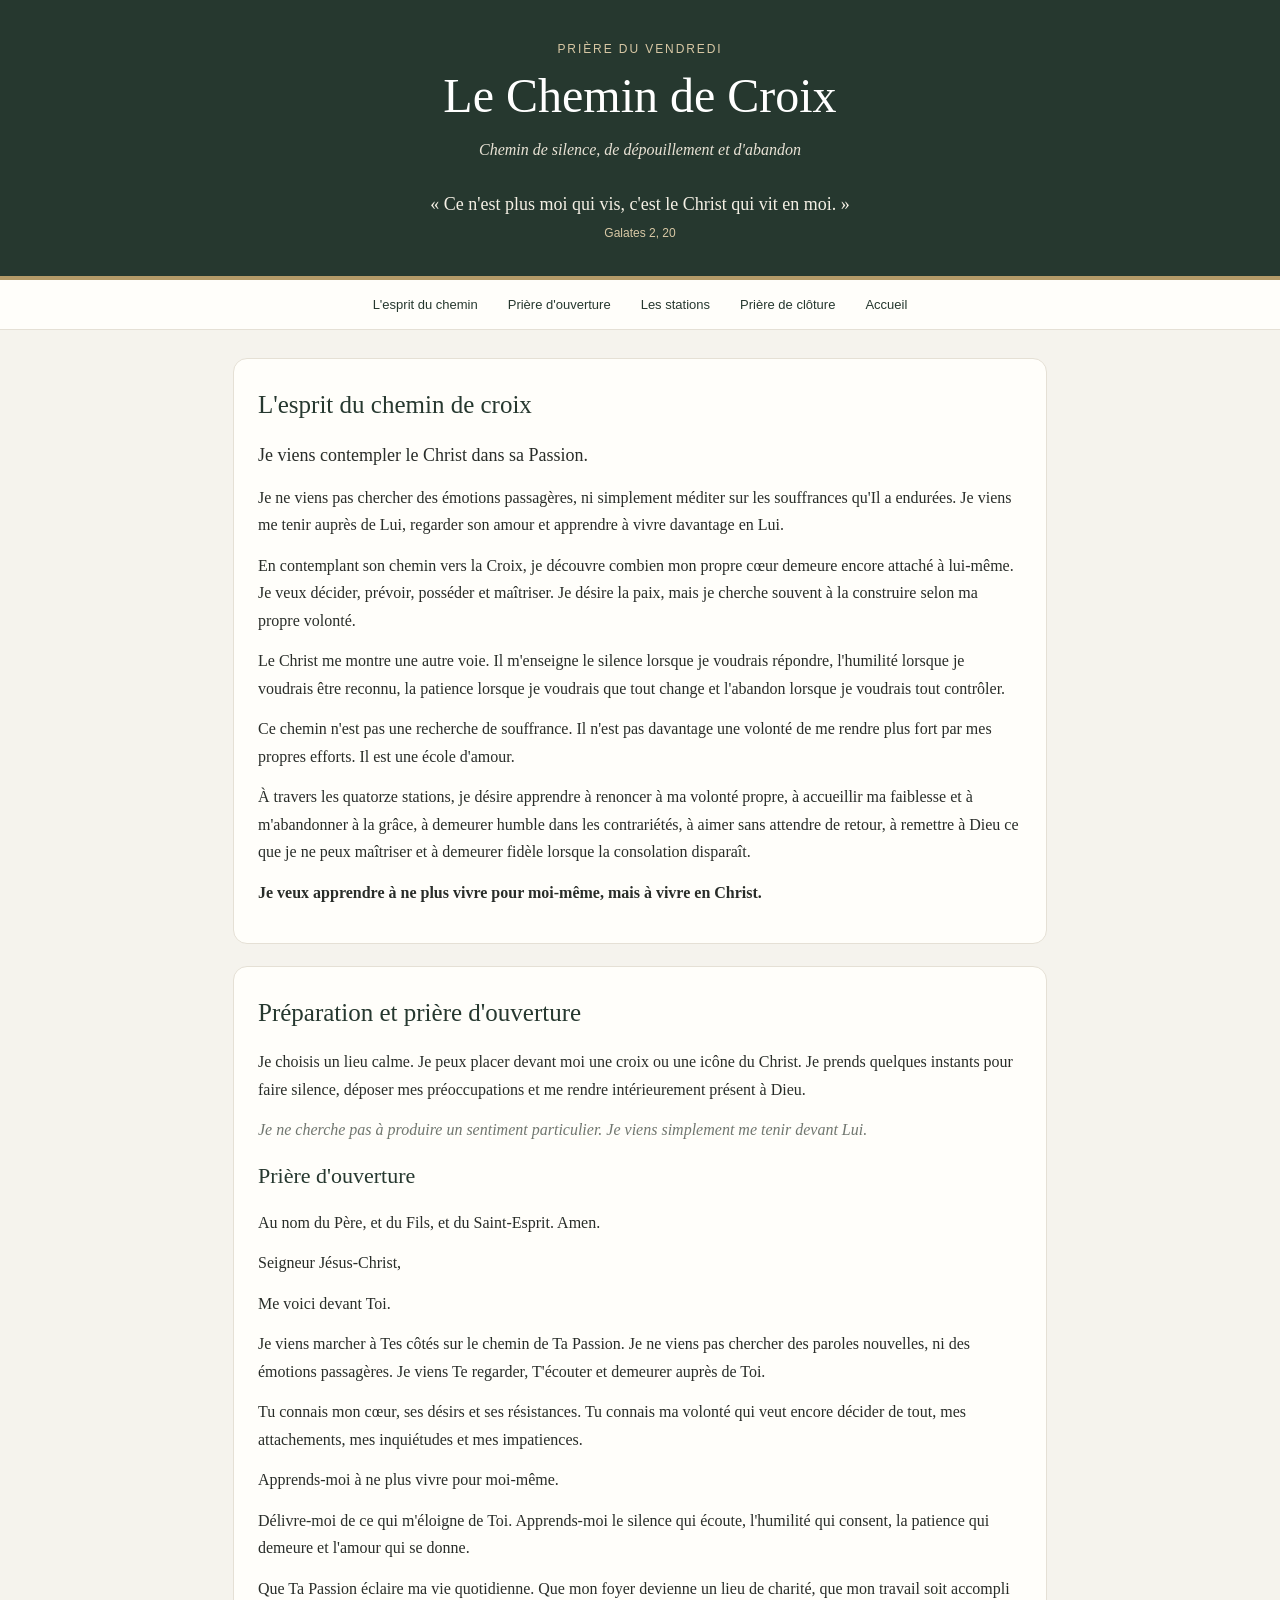
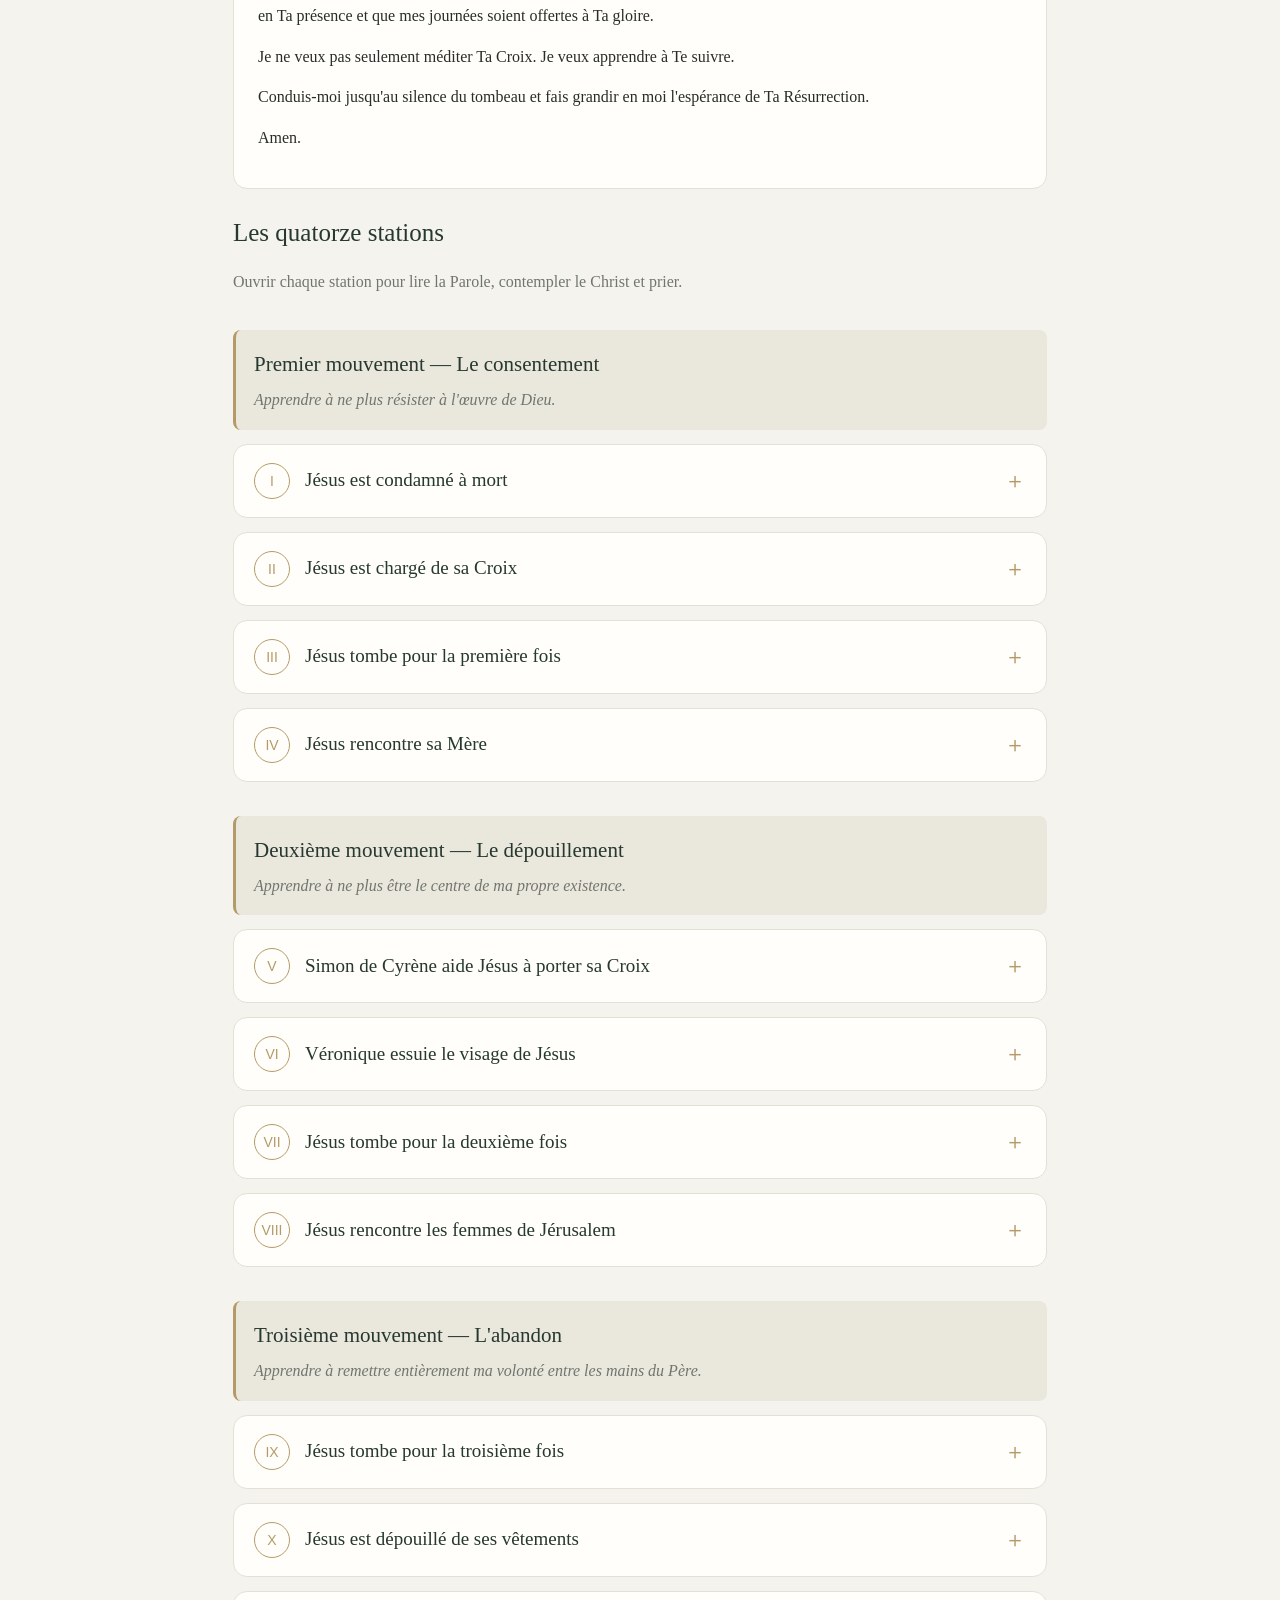
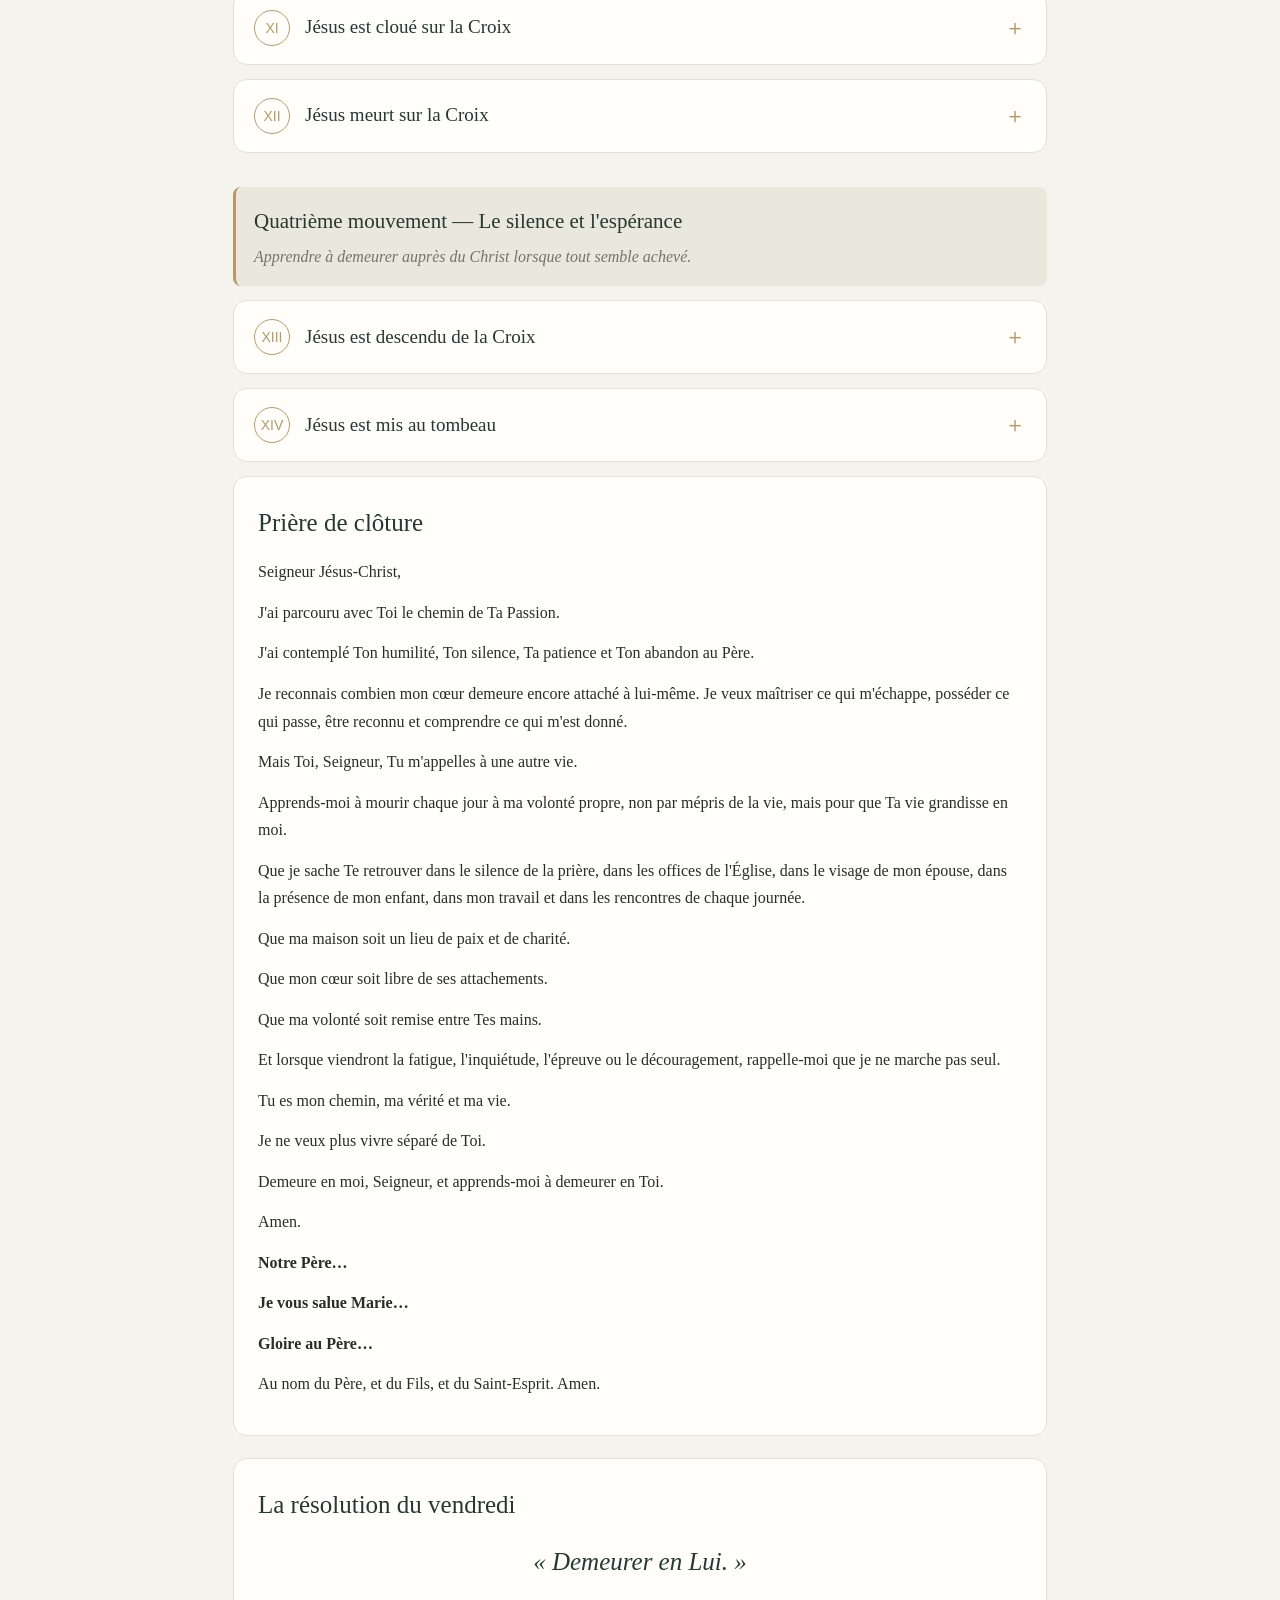
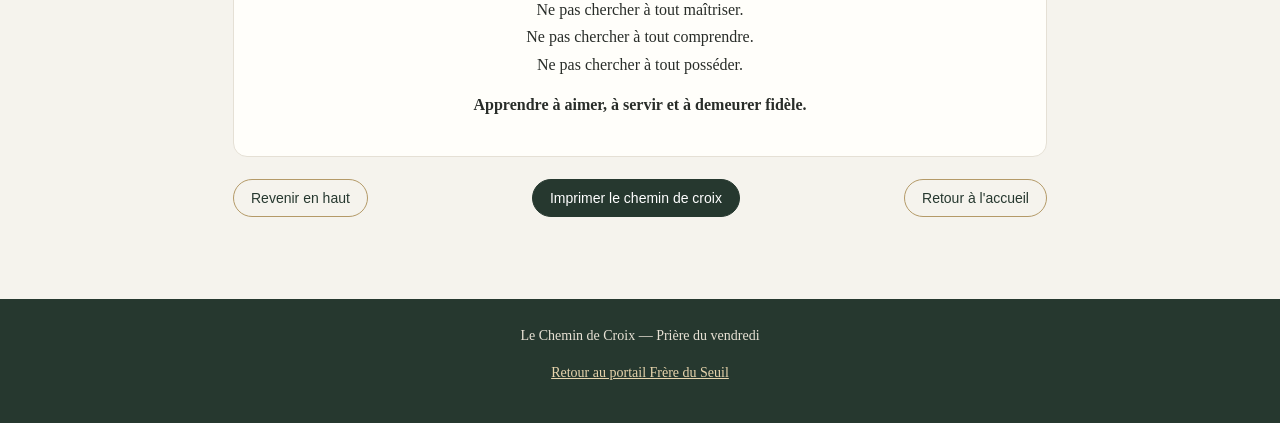
<file: chemin-de-croix.html>
<!DOCTYPE html>
<html lang="fr">
<head>
<meta charset="UTF-8">
<meta name="viewport" content="width=device-width, initial-scale=1">
<meta name="theme-color" content="#26382f">
<title>Le Chemin de Croix — Frère du Seuil</title>
<style>
:root{
  --vert:#26382f;
  --vert-clair:#354b40;
  --or:#b49a68;
  --fond:#f5f3ed;
  --papier:#fffefa;
  --texte:#292d29;
  --secondaire:#70766f;
  --ligne:#e5e0d5;
}
*{box-sizing:border-box}
html{scroll-behavior:smooth}
body{
  margin:0;background:var(--fond);color:var(--texte);
  font-family:Georgia,"Times New Roman",serif;line-height:1.72;
}
header{
  background:var(--vert);color:#fff;text-align:center;
  padding:42px 20px 36px;border-bottom:4px solid var(--or);
}
header .surtitle{
  color:#d8c8a5;text-transform:uppercase;letter-spacing:.16em;
  font:12px Arial,sans-serif;margin:0 0 12px;
}
header h1{font-weight:normal;font-size:clamp(30px,6vw,48px);line-height:1.15;margin:0}
header .subtitle{font-style:italic;color:#e8e2d5;margin:13px 0 0}
header .verse{max-width:620px;margin:25px auto 0;color:#f5f0e5;font-size:18px}
header .verse small{display:block;color:#d8c8a5;font:12px Arial,sans-serif;margin-top:6px}
.topnav{
  position:sticky;top:0;z-index:10;background:#fffefa;
  border-bottom:1px solid var(--ligne);display:flex;justify-content:center;
  gap:10px;flex-wrap:wrap;padding:10px 14px;
}
.topnav a{
  color:var(--vert);text-decoration:none;font:13px Arial,sans-serif;
  padding:7px 10px;border-radius:20px;
}
.topnav a:hover{background:#eee9dd}
main{max-width:850px;margin:0 auto;padding:28px 18px 60px}
.intro,.opening,.closing,.resolution{
  background:var(--papier);border:1px solid var(--ligne);
  border-radius:14px;padding:24px;margin:0 0 22px;
}
h2{color:var(--vert);font-size:25px;font-weight:normal;margin:0 0 14px}
h3{color:var(--vert);font-size:22px;font-weight:normal;margin:0 0 14px}
h4{color:var(--or);font:12px Arial,sans-serif;letter-spacing:.13em;text-transform:uppercase;margin:0 0 8px}
p{margin:0 0 13px}
.lead{font-size:18px}
.muted{color:var(--secondaire)}
.station{
  background:var(--papier);border:1px solid var(--ligne);
  border-radius:14px;margin:14px 0;overflow:hidden;
}
.station summary{
  list-style:none;cursor:pointer;padding:18px 20px;
  display:flex;align-items:center;gap:15px;color:var(--vert);
  font-size:19px;
}
.station summary::-webkit-details-marker{display:none}
.station summary:after{content:"＋";margin-left:auto;color:var(--or);font:22px Arial,sans-serif}
.station[open] summary:after{content:"−"}
.number{
  flex:0 0 36px;width:36px;height:36px;border:1px solid var(--or);
  border-radius:50%;display:grid;place-items:center;color:var(--or);
  font:14px Arial,sans-serif;
}
.station-content{padding:0 22px 22px 71px}
.station-content h4{margin-top:18px}
.station-content .response{
  color:var(--vert);font-style:italic;border-left:2px solid var(--or);
  padding-left:13px;margin:16px 0;
}
.station-content .silence{
  text-align:center;color:var(--or);font-style:italic;margin-top:20px;
}
.group-title{
  margin:34px 0 14px;padding:16px 18px;background:#eae7dd;
  border-left:3px solid var(--or);border-radius:8px;
}
.group-title h3{font-size:21px;margin:0 0 4px}
.group-title p{color:var(--secondaire);font-style:italic;margin:0}
.prayer{white-space:normal}
.actions{
  display:flex;justify-content:space-between;gap:12px;flex-wrap:wrap;
  margin:22px 0;
}
.btn{
  display:inline-block;border:1px solid var(--or);border-radius:24px;
  padding:10px 17px;background:transparent;color:var(--vert);
  text-decoration:none;font:14px Arial,sans-serif;cursor:pointer;
}
.btn.primary{background:var(--vert);border-color:var(--vert);color:white}
footer{text-align:center;background:var(--vert);color:#e8e2d5;padding:25px 18px;font-size:14px}
footer a{color:#e8d5ad}
@media(max-width:600px){
  header{padding:32px 17px}
  main{padding:18px 12px 42px}
  .intro,.opening,.closing,.resolution{padding:19px}
  .station summary{font-size:17px;padding:15px}
  .station-content{padding:0 17px 20px}
  .number{flex-basis:32px;width:32px;height:32px}
}
@media print{
  .topnav,.actions,footer{display:none}
  body{background:white}
  .station{break-inside:avoid}
  .station:not([open]) .station-content{display:block}
  .station summary:after{display:none}
}
</style>
</head>
<body>
<header id="haut">
  <p class="surtitle">Prière du vendredi</p>
  <h1>Le Chemin de Croix</h1>
  <p class="subtitle">Chemin de silence, de dépouillement et d'abandon</p>
  <p class="verse">« Ce n'est plus moi qui vis, c'est le Christ qui vit en moi. »<small>Galates 2, 20</small></p>
</header>

<nav class="topnav" aria-label="Navigation du chemin de croix">
  <a href="#esprit">L'esprit du chemin</a>
  <a href="#ouverture">Prière d'ouverture</a>
  <a href="#stations">Les stations</a>
  <a href="#cloture">Prière de clôture</a>
  <a href="index.html">Accueil</a>
</nav>

<main>
<section class="intro" id="esprit">
  <h2>L'esprit du chemin de croix</h2>
  <p class="lead">Je viens contempler le Christ dans sa Passion.</p>
  <p>Je ne viens pas chercher des émotions passagères, ni simplement méditer sur les souffrances qu'Il a endurées. Je viens me tenir auprès de Lui, regarder son amour et apprendre à vivre davantage en Lui.</p>
  <p>En contemplant son chemin vers la Croix, je découvre combien mon propre cœur demeure encore attaché à lui-même. Je veux décider, prévoir, posséder et maîtriser. Je désire la paix, mais je cherche souvent à la construire selon ma propre volonté.</p>
  <p>Le Christ me montre une autre voie. Il m'enseigne le silence lorsque je voudrais répondre, l'humilité lorsque je voudrais être reconnu, la patience lorsque je voudrais que tout change et l'abandon lorsque je voudrais tout contrôler.</p>
  <p>Ce chemin n'est pas une recherche de souffrance. Il n'est pas davantage une volonté de me rendre plus fort par mes propres efforts. Il est une école d'amour.</p>
  <p>À travers les quatorze stations, je désire apprendre à renoncer à ma volonté propre, à accueillir ma faiblesse et à m'abandonner à la grâce, à demeurer humble dans les contrariétés, à aimer sans attendre de retour, à remettre à Dieu ce que je ne peux maîtriser et à demeurer fidèle lorsque la consolation disparaît.</p>
  <p><strong>Je veux apprendre à ne plus vivre pour moi-même, mais à vivre en Christ.</strong></p>
</section>

<section class="opening" id="ouverture">
  <h2>Préparation et prière d'ouverture</h2>
  <p>Je choisis un lieu calme. Je peux placer devant moi une croix ou une icône du Christ. Je prends quelques instants pour faire silence, déposer mes préoccupations et me rendre intérieurement présent à Dieu.</p>
  <p class="muted"><em>Je ne cherche pas à produire un sentiment particulier. Je viens simplement me tenir devant Lui.</em></p>
  <h3>Prière d'ouverture</h3>
  <p class="prayer">Au nom du Père, et du Fils, et du Saint-Esprit. Amen.</p>
  <p class="prayer">Seigneur Jésus-Christ,</p>
  <p class="prayer">Me voici devant Toi.</p>
  <p class="prayer">Je viens marcher à Tes côtés sur le chemin de Ta Passion. Je ne viens pas chercher des paroles nouvelles, ni des émotions passagères. Je viens Te regarder, T'écouter et demeurer auprès de Toi.</p>
  <p class="prayer">Tu connais mon cœur, ses désirs et ses résistances. Tu connais ma volonté qui veut encore décider de tout, mes attachements, mes inquiétudes et mes impatiences.</p>
  <p class="prayer">Apprends-moi à ne plus vivre pour moi-même.</p>
  <p class="prayer">Délivre-moi de ce qui m'éloigne de Toi. Apprends-moi le silence qui écoute, l'humilité qui consent, la patience qui demeure et l'amour qui se donne.</p>
  <p class="prayer">Que Ta Passion éclaire ma vie quotidienne. Que mon foyer devienne un lieu de charité, que mon travail soit accompli en Ta présence et que mes journées soient offertes à Ta gloire.</p>
  <p class="prayer">Je ne veux pas seulement méditer Ta Croix. Je veux apprendre à Te suivre.</p>
  <p class="prayer">Conduis-moi jusqu'au silence du tombeau et fais grandir en moi l'espérance de Ta Résurrection.</p>
  <p class="prayer">Amen.</p>
</section>

<div id="stations">
  <h2>Les quatorze stations</h2>
  <p class="muted">Ouvrir chaque station pour lire la Parole, contempler le Christ et prier.</p>

  <div class="group-title"><h3>Premier mouvement — Le consentement</h3><p>Apprendre à ne plus résister à l'œuvre de Dieu.</p></div>

  <details class="station">
    <summary><span class="number">I</span>Jésus est condamné à mort</summary>
    <div class="station-content">
      <h4>Parole de Dieu</h4><p>« Alors Pilate leur livra Jésus pour qu'il soit crucifié. » — Jean 19, 16</p>
      <p class="response">Nous t'adorons, ô Christ, et nous te bénissons. Parce que tu as racheté le monde par ta sainte Croix.</p>
      <h4>Contemplation</h4><p>Jésus se tient devant Pilate. Celui qui est la Vérité est condamné par les hommes. Celui qui n'a commis aucune faute accepte le jugement injuste. Il ne cherche pas à sauver son honneur. Il ne répond pas à la violence par la violence. Il demeure dans la vérité de son amour. Pilate sait que Jésus est innocent, mais il cède à la pression de la foule. Il préfère préserver sa position plutôt que défendre la vérité.</p>
      <h4>Méditation</h4><p>Seigneur, lorsque je Te contemple devant Pilate, je découvre combien je demeure attaché au regard des autres.</p><p>Je veux être reconnu, compris et apprécié. Je souffre lorsque ma personne est méconnue ou jugée. Je cherche parfois à me justifier, à défendre mon image et à avoir le dernier mot.</p><p>Pourquoi est-ce que je donne tant d'importance au jugement des hommes ?</p><p>Apprends-moi à ne plus être esclave du regard du monde. Donne-moi la force de demeurer dans la vérité, même lorsque je ne suis pas compris. Délivre-moi de l'orgueil qui cherche continuellement à être reconnu.</p>
      <h4>Prière</h4><p>Seigneur Jésus, apprends-moi Ton humilité. Que je ne recherche plus ma propre gloire, mais que je désire seulement Te plaire. Donne-moi un cœur libre du jugement des hommes et fidèle à la vérité.</p>
      <p class="silence">Silence.</p>
    </div>
  </details>

  <details class="station">
    <summary><span class="number">II</span>Jésus est chargé de sa Croix</summary>
    <div class="station-content">
      <h4>Parole de Dieu</h4><p>« Jésus, portant lui-même sa croix, sortit en direction du lieu dit Le Crâne. » — Jean 19, 17</p>
      <p class="response">Nous t'adorons, ô Christ, et nous te bénissons. Parce que tu as racheté le monde par ta sainte Croix.</p>
      <h4>Contemplation</h4><p>La Croix est déposée sur les épaules de Jésus. Il ne détourne pas son regard. Il reçoit le bois qui sera l'instrument de son supplice. Il ne choisit pas la facilité. Il avance sur le chemin qui lui est confié.</p>
      <h4>Méditation</h4><p>Seigneur, je voudrais souvent choisir moi-même le chemin que je dois parcourir.</p><p>Je désire une vie paisible, débarrassée des contrariétés, des fatigues et des imprévus. Je voudrais que les événements correspondent à mes attentes.</p><p>Pourtant, Tu me montres que Te suivre signifie aussi accueillir ma vie telle qu'elle m'est confiée.</p><p>Mes responsabilités, mon travail, ma famille, mes devoirs quotidiens ne sont pas des obstacles à ma vie spirituelle. Ils sont le lieu même où Tu m'attends.</p><p>Apprends-moi à ne pas murmurer continuellement contre ce qui m'est donné. Délivre-moi de cette volonté de tout organiser selon mes désirs. Que je sache recevoir chaque journée comme une occasion de T'aimer et de Te servir.</p>
      <h4>Prière</h4><p>Seigneur Jésus, apprends-moi à porter avec Toi ce qui m'est confié. Donne-moi un cœur patient, humble et disponible. Que je cesse de rechercher constamment une autre vie et que j'apprenne à Te rencontrer dans celle que je vis.</p>
      <p class="silence">Silence.</p>
    </div>
  </details>

  <details class="station">
    <summary><span class="number">III</span>Jésus tombe pour la première fois</summary>
    <div class="station-content">
      <h4>Parole de Dieu</h4><p>« Il était méprisé, abandonné des hommes, homme de douleurs, familier de la souffrance. » — Isaïe 53, 3</p>
      <p class="response">Nous t'adorons, ô Christ, et nous te bénissons. Parce que tu as racheté le monde par ta sainte Croix.</p>
      <h4>Contemplation</h4><p>Le poids de la Croix accable Jésus. Ses forces diminuent. Il tombe sur le chemin. Le Fils de Dieu accepte de connaître la faiblesse de notre condition humaine. Il ne se détourne pas de notre fragilité. Il la rejoint.</p>
      <h4>Méditation</h4><p>Seigneur, je reconnais combien j'ai du mal à accepter ma faiblesse.</p><p>Je voudrais être fort, constant, toujours fidèle à mes résolutions. Je voudrais maîtriser mes pensées, mes paroles et mes actes.</p><p>Mais je tombe. Je me disperse, je m'impatiente, je reprends ce que j'avais décidé de Te remettre. Je découvre alors combien je compte encore sur mes propres forces.</p><p>Apprends-moi à ne pas désespérer de mes chutes. Donne-moi l'humilité de reconnaître ma pauvreté et la confiance de revenir vers Toi. Je ne veux ni me glorifier de mes progrès ni me décourager de mes faiblesses. Je veux apprendre à me relever avec Toi.</p>
      <h4>Prière</h4><p>Seigneur Jésus, lorsque je tombe, garde-moi du découragement. Apprends-moi à reconnaître ma pauvreté sans me replier sur moi-même. Que je ne compte pas sur mes seules forces, mais sur Ta miséricorde.</p>
      <p class="silence">Silence.</p>
    </div>
  </details>

  <details class="station">
    <summary><span class="number">IV</span>Jésus rencontre sa Mère</summary>
    <div class="station-content">
      <h4>Parole de Dieu</h4><p>« Syméon les bénit, puis il dit à Marie sa mère : Voici que cet enfant provoquera la chute et le relèvement de beaucoup en Israël. » — Luc 2, 34</p>
      <p class="response">Nous t'adorons, ô Christ, et nous te bénissons. Parce que tu as racheté le monde par ta sainte Croix.</p>
      <h4>Contemplation</h4><p>Sur le chemin du Calvaire, Jésus rencontre sa Mère. La tradition chrétienne contemple cette rencontre douloureuse. Marie ne peut arrêter le supplice de son Fils. Elle ne peut prendre sa place. Mais elle demeure. Il y a dans cette présence une fidélité qui ne demande pas de paroles.</p>
      <h4>Méditation</h4><p>Seigneur, apprends-moi à aimer comme Marie.</p><p>Je crois parfois que l'amour doit toujours agir, résoudre et intervenir. Je voudrais trouver les mots justes, apporter des solutions et changer ce qui me semble mauvais.</p><p>Mais il existe un amour qui consiste simplement à demeurer auprès de celui qui souffre.</p><p>Je reconnais combien je cherche parfois à contrôler les situations et les personnes que j'aime. Apprends-moi à les accueillir telles qu'elles sont. Donne-moi la patience de rester présent, même lorsque je ne peux rien changer.</p><p>Que je sache aimer sans imposer, accompagner sans dominer et servir sans attendre de reconnaissance.</p>
      <h4>Prière</h4><p>Sainte Marie, Mère de Jésus, apprends-moi la fidélité silencieuse. Que je sache demeurer auprès de ceux que Dieu m'a confiés, avec un cœur disponible, patient et aimant.</p>
      <p class="silence">Silence.</p>
    </div>
  </details>

  <div class="group-title"><h3>Deuxième mouvement — Le dépouillement</h3><p>Apprendre à ne plus être le centre de ma propre existence.</p></div>

  <details class="station">
    <summary><span class="number">V</span>Simon de Cyrène aide Jésus à porter sa Croix</summary>
    <div class="station-content">
      <h4>Parole de Dieu</h4><p>« Ils réquisitionnent Simon de Cyrène, qui revenait des champs, pour porter la croix derrière Jésus. » — Marc 15, 21</p>
      <p class="response">Nous t'adorons, ô Christ, et nous te bénissons. Parce que tu as racheté le monde par ta sainte Croix.</p>
      <h4>Contemplation</h4><p>Simon revient de son travail. Il ne s'attendait pas à rencontrer le condamné sur son chemin. Il est réquisitionné pour porter la Croix. Il entre ainsi, presque malgré lui, dans le mystère de la Passion.</p>
      <h4>Méditation</h4><p>Seigneur, je passe souvent mes journées absorbé par mes occupations et mes préoccupations.</p><p>Je ne vois pas toujours les personnes qui ont besoin de moi. Je peux être tellement préoccupé par mes propres affaires que j'oublie de regarder ceux qui m'entourent.</p><p>Apprends-moi à accueillir les occasions de servir qui se présentent à moi.</p><p>Je reconnais aussi combien mon orgueil me pousse parfois à vouloir tout faire seul. Je veux être autonome, ne dépendre de personne et ne pas montrer mes faiblesses. Pourtant, Tu m'apprends que nous avons besoin les uns des autres.</p><p>Donne-moi l'humilité de recevoir autant que celle de donner.</p>
      <h4>Prière</h4><p>Seigneur, délivre-moi de l'égoïsme et de l'orgueil. Fais de ma maison un lieu de service et de charité. Apprends-moi à porter avec amour les fardeaux de ceux qui m'entourent.</p>
      <p class="silence">Silence.</p>
    </div>
  </details>

  <details class="station">
    <summary><span class="number">VI</span>Véronique essuie le visage de Jésus</summary>
    <div class="station-content">
      <h4>Parole de Dieu</h4><p>« Ce que vous avez fait à l'un de ces plus petits de mes frères, c'est à moi que vous l'avez fait. » — Matthieu 25, 40</p>
      <p class="response">Nous t'adorons, ô Christ, et nous te bénissons. Parce que tu as racheté le monde par ta sainte Croix.</p>
      <h4>Contemplation</h4><p>La tradition chrétienne nous présente Véronique s'approchant de Jésus pour essuyer son visage. Au milieu de la foule hostile, un geste de compassion apparaît. Il est petit, presque insignifiant aux yeux du monde. Pourtant, il témoigne d'un amour véritable.</p>
      <h4>Méditation</h4><p>Seigneur, je reconnais que je cherche parfois à accomplir de grandes choses tout en négligeant les petits gestes d'amour qui se présentent à moi.</p><p>Je voudrais que ma vie ait un sens remarquable. Je désire parfois être reconnu pour mes efforts et mes engagements. Mais Tu me montres le chemin de la charité discrète.</p><p>Apprends-moi à aimer sans être vu, à servir sans être remercié et à accomplir le bien sans attendre de récompense.</p><p>Donne-moi un regard capable de reconnaître Ton visage dans les personnes que je rencontre, particulièrement celles que je serais tenté d'ignorer. Que mon silence intérieur ne me rende jamais indifférent à la souffrance des autres.</p>
      <h4>Prière</h4><p>Seigneur Jésus, donne-moi un regard pur et compatissant. Apprends-moi la charité discrète, celle qui ne cherche aucune récompense et qui trouve sa joie dans le don de soi.</p>
      <p class="silence">Silence.</p>
    </div>
  </details>

  <details class="station">
    <summary><span class="number">VII</span>Jésus tombe pour la deuxième fois</summary>
    <div class="station-content">
      <h4>Parole de Dieu</h4><p>« Lui-même a porté nos péchés, dans son corps, sur le bois. » — 1 Pierre 2, 24</p>
      <p class="response">Nous t'adorons, ô Christ, et nous te bénissons. Parce que tu as racheté le monde par ta sainte Croix.</p>
      <h4>Contemplation</h4><p>Jésus tombe encore. Le chemin est long. La fatigue s'accumule. La souffrance ne diminue pas. Il n'est pas épargné par la répétition de l'épreuve. Il se relève et poursuit son chemin.</p>
      <h4>Méditation</h4><p>Seigneur, je voudrais que ma conversion soit rapide et que mes efforts portent immédiatement leurs fruits.</p><p>Je me lasse parfois de devoir recommencer. Les mêmes pensées reviennent, les mêmes impatiences se manifestent et les mêmes attachements résistent. Je voudrais avancer sans rechute et prier sans distraction.</p><p>Mais Tu m'enseignes la patience.</p><p>Apprends-moi à ne pas confondre fidélité et perfection. Donne-moi la grâce de recommencer chaque jour, sans me décourager. Je ne veux pas rechercher les commencements enthousiastes, mais apprendre à demeurer auprès de Toi dans la durée.</p>
      <h4>Prière</h4><p>Seigneur Jésus, donne-moi la persévérance. Lorsque je me lasse du combat intérieur, lorsque les mêmes faiblesses reviennent, garde-moi dans la confiance. Apprends-moi la fidélité humble et quotidienne.</p>
      <p class="silence">Silence.</p>
    </div>
  </details>

  <details class="station">
    <summary><span class="number">VIII</span>Jésus rencontre les femmes de Jérusalem</summary>
    <div class="station-content">
      <h4>Parole de Dieu</h4><p>« Filles de Jérusalem, ne pleurez pas sur moi ! Pleurez plutôt sur vous-mêmes et sur vos enfants ! » — Luc 23, 28</p>
      <p class="response">Nous t'adorons, ô Christ, et nous te bénissons. Parce que tu as racheté le monde par ta sainte Croix.</p>
      <h4>Contemplation</h4><p>Des femmes pleurent sur le chemin du Calvaire. Jésus se tourne vers elles. Même dans sa souffrance, Il les invite à regarder plus profondément. Il ne veut pas seulement leur compassion. Il les appelle à la conversion.</p>
      <h4>Méditation</h4><p>Seigneur, je peux être ému par Ta Passion et pourtant demeurer inchangé.</p><p>Je peux aimer les belles prières, les textes spirituels et les cérémonies sans laisser Ta grâce transformer mon cœur.</p><p>Je reconnais combien il m'est facile de voir les défauts des autres et combien il m'est difficile de regarder honnêtement les miens. Je juge, je compare, je critique. Je voudrais parfois corriger les autres avant de m'être moi-même laissé corriger.</p><p>Détourne mon regard de cette volonté de juger. Apprends-moi à regarder mon propre cœur avec humilité et confiance en Ta miséricorde. Que ma prière ne reste pas une émotion, mais devienne une véritable conversion.</p>
      <h4>Prière</h4><p>Seigneur, apprends-moi à ne pas juger mon prochain. Donne-moi l'humilité de reconnaître mes propres fautes et le courage de me convertir.</p>
      <p class="silence">Silence.</p>
    </div>
  </details>

  <div class="group-title"><h3>Troisième mouvement — L'abandon</h3><p>Apprendre à remettre entièrement ma volonté entre les mains du Père.</p></div>

  <details class="station">
    <summary><span class="number">IX</span>Jésus tombe pour la troisième fois</summary>
    <div class="station-content">
      <h4>Parole de Dieu</h4><p>« Ma grâce te suffit, car ma puissance donne toute sa mesure dans la faiblesse. » — 2 Corinthiens 12, 9</p>
      <p class="response">Nous t'adorons, ô Christ, et nous te bénissons. Parce que tu as racheté le monde par ta sainte Croix.</p>
      <h4>Contemplation</h4><p>Jésus tombe une troisième fois. Il est arrivé au bout de ses forces humaines. La Croix pèse toujours. Le Calvaire est proche, mais le chemin n'est pas terminé. Dans cette chute, nous contemplons le Christ qui accepte pleinement la faiblesse de notre humanité.</p>
      <h4>Méditation</h4><p>Seigneur, je reconnais combien je veux encore être maître de moi-même et de mon existence.</p><p>Je voudrais être toujours fort, toujours serein et toujours capable de faire face aux événements. Je cherche à ne dépendre que de mes propres forces.</p><p>Mais je ne suis pas mon propre sauveur.</p><p>Apprends-moi à accepter ma pauvreté. Que je cesse de vouloir tout porter seul et de me croire capable de tout résoudre. Je veux découvrir que ma faiblesse peut devenir un lieu de rencontre avec Toi.</p><p>Que je ne cherche plus à me construire une force personnelle, mais à m'appuyer davantage sur Ta grâce.</p>
      <h4>Prière</h4><p>Seigneur Jésus, je Te remets ma faiblesse. Délivre-moi de l'illusion de ma propre suffisance. Apprends-moi à recevoir Ta grâce et à ne plus chercher à me sauver par mes seules forces.</p>
      <p class="silence">Silence.</p>
    </div>
  </details>

  <details class="station">
    <summary><span class="number">X</span>Jésus est dépouillé de ses vêtements</summary>
    <div class="station-content">
      <h4>Parole de Dieu</h4><p>« Ils prirent ses vêtements ; ils en firent quatre parts, une pour chaque soldat. » — Jean 19, 23</p>
      <p class="response">Nous t'adorons, ô Christ, et nous te bénissons. Parce que tu as racheté le monde par ta sainte Croix.</p>
      <h4>Contemplation</h4><p>Jésus est dépouillé de ses vêtements. Celui qui a tout donné est maintenant privé de tout. Il ne conserve rien pour protéger son apparence, son rang ou sa dignité humaine. Il se laisse exposer au regard des hommes.</p>
      <h4>Méditation</h4><p>Seigneur, je reconnais combien mon cœur s'attache aux choses de ce monde.</p><p>Je possède des objets, des habitudes, des sécurités et des images de moi-même auxquelles je ne veux pas renoncer. Je veux être quelqu'un aux yeux des autres. Je cherche parfois ma valeur dans ce que je possède, dans ce que j'accomplis ou dans la manière dont je suis considéré.</p><p>En Te contemplant dépouillé de tout, je comprends que ma véritable richesse ne se trouve pas dans ces choses.</p><p>Apprends-moi à posséder sans m'attacher, à vivre simplement et à ne pas rechercher les apparences. Dépouille mon cœur de ce qui m'empêche de T'appartenir entièrement.</p>
      <h4>Prière</h4><p>Seigneur, dépouille mon cœur de ses attachements désordonnés. Apprends-moi à vivre simplement, à ne pas rechercher les apparences et à trouver ma véritable richesse en Toi.</p>
      <p class="silence">Silence.</p>
    </div>
  </details>

  <details class="station">
    <summary><span class="number">XI</span>Jésus est cloué sur la Croix</summary>
    <div class="station-content">
      <h4>Parole de Dieu</h4><p>« Père, pardonne-leur : ils ne savent pas ce qu'ils font. » — Luc 23, 34</p>
      <p class="response">Nous t'adorons, ô Christ, et nous te bénissons. Parce que tu as racheté le monde par ta sainte Croix.</p>
      <h4>Contemplation</h4><p>Jésus est étendu sur le bois. Ses mains sont clouées. Ses pieds sont immobilisés. Lui qui a parcouru les chemins de Galilée ne peut plus avancer. Ses mains qui ont béni, guéri et relevé les hommes sont maintenant fixées à la Croix. Et pourtant, de ses lèvres monte encore une parole de pardon.</p>
      <h4>Méditation</h4><p>Seigneur, je reconnais combien je confonds parfois liberté et maîtrise.</p><p>Je veux décider, organiser, prévoir et contrôler. Je supporte difficilement que les événements échappent à mes projets. Je veux que ma volonté soit faite.</p><p>Mais Toi, Tu me montres une autre liberté : celle de l'amour qui demeure fidèle même lorsqu'il ne maîtrise plus les événements.</p><p>Apprends-moi à remettre ma volonté entre les mains du Père. Délivre-moi du ressentiment, de la rancune et du besoin de rendre le mal pour le mal.</p><p>Je ne veux pas seulement demander que les autres changent. Je veux Te laisser transformer mon propre cœur.</p>
      <h4>Prière</h4><p>Seigneur Jésus, apprends-moi à pardonner. Délivre-moi du besoin de tout contrôler. Apprends-moi à remettre ma volonté entre les mains du Père et à demeurer dans l'amour lorsque je suis contrarié. Que Ta volonté soit faite en moi.</p>
      <p class="silence">Silence.</p>
    </div>
  </details>

  <details class="station">
    <summary><span class="number">XII</span>Jésus meurt sur la Croix</summary>
    <div class="station-content">
      <h4>Parole de Dieu</h4><p>« Père, entre tes mains je remets mon esprit. » — Luc 23, 46</p>
      <p class="response">Nous t'adorons, ô Christ, et nous te bénissons. Parce que tu as racheté le monde par ta sainte Croix.</p>
      <h4>Contemplation</h4><p>Le Christ remet son esprit au Père. Il a aimé jusqu'au bout. Il a pardonné. Il a donné sa vie. Le silence descend sur le Golgotha. Le Fils s'abandonne entièrement à son Père.</p>
      <h4>Méditation</h4><p>Seigneur Jésus, je me tiens devant le mystère de Ton amour.</p><p>Toute Ta vie est un mouvement d'amour vers le Père. Tu ne vis pas pour Toi-même. Tu reçois tout du Père et Tu Lui remets tout.</p><p>Je découvre combien ma propre vie demeure encore centrée sur moi-même. Je veux garder mes projets, mes désirs, mes sécurités et mes certitudes. Je voudrais suivre Dieu sans perdre la maîtrise de mon existence.</p><p>Mais Tu m'appelles à davantage. Je ne veux plus faire de ma volonté la mesure ultime de toute chose.</p><p>Je veux apprendre à Te remettre mes pensées, mes projets, mon travail, mes relations et mes désirs. Je ne veux pas disparaître, mais laisser Ta vie grandir en moi.</p>
      <h4>Prière</h4><p>Seigneur Jésus, apprends-moi le véritable abandon. Que je cesse de vouloir garder ma vie pour moi-même. Père, entre Tes mains je remets mon esprit, ma vie et tout ce que je suis. Amen.</p>
      <p class="silence">Silence prolongé.</p>
    </div>
  </details>

  <div class="group-title"><h3>Quatrième mouvement — Le silence et l'espérance</h3><p>Apprendre à demeurer auprès du Christ lorsque tout semble achevé.</p></div>

  <details class="station">
    <summary><span class="number">XIII</span>Jésus est descendu de la Croix</summary>
    <div class="station-content">
      <h4>Parole de Dieu</h4><p>« Joseph d'Arimathie, qui était disciple de Jésus, mais en secret par peur des Juifs, demanda à Pilate de pouvoir enlever le corps de Jésus. » — Jean 19, 38</p>
      <p class="response">Nous t'adorons, ô Christ, et nous te bénissons. Parce que tu as racheté le monde par ta sainte Croix.</p>
      <h4>Contemplation</h4><p>Le corps de Jésus est descendu de la Croix. La violence a cessé. Le corps meurtri repose désormais dans les bras de ceux qui l'aiment. Marie demeure dans la douleur. Les disciples sont silencieux. Il n'y a plus de parole à ajouter. Il n'y a plus d'action à entreprendre. Il reste l'amour fidèle.</p>
      <h4>Méditation</h4><p>Seigneur, j'ai tant de mal à accepter les moments où je ne peux plus rien faire.</p><p>Je veux intervenir, expliquer, réparer et maîtriser. Je cherche souvent à remplir le silence par des paroles ou des actions.</p><p>Mais Tu m'enseignes qu'il existe des moments où la seule attitude juste est de demeurer auprès de Toi.</p><p>Apprends-moi ce silence qui n'est pas une fuite, mais un acte de confiance. Lorsque je ne comprends pas, lorsque je ne peux rien changer, lorsque mes forces sont épuisées, garde-moi près de Toi.</p><p>Délivre-moi de cette agitation intérieure qui m'empêche parfois simplement d'être présent.</p>
      <h4>Prière</h4><p>Seigneur, apprends-moi le silence qui aime. Que je sache demeurer devant Toi sans chercher toujours à agir, à comprendre ou à parler.</p>
      <p class="silence">Silence prolongé.</p>
    </div>
  </details>

  <details class="station">
    <summary><span class="number">XIV</span>Jésus est mis au tombeau</summary>
    <div class="station-content">
      <h4>Parole de Dieu</h4><p>« Ils prirent donc le corps de Jésus, qu'ils lièrent de linges, en employant les aromates selon la coutume juive d'ensevelir les morts. » — Jean 19, 40</p>
      <p class="response">Nous t'adorons, ô Christ, et nous te bénissons. Parce que tu as racheté le monde par ta sainte Croix.</p>
      <h4>Contemplation</h4><p>Le corps de Jésus est déposé dans un tombeau neuf. Une pierre est roulée à l'entrée. Tout semble achevé. Les disciples ne voient pas encore la lumière de la Résurrection. Ils connaissent le deuil, la peur et l'incertitude. Mais Dieu demeure à l'œuvre, même dans le silence.</p>
      <h4>Méditation</h4><p>Seigneur, je voudrais souvent connaître à l'avance le fruit de mes efforts.</p><p>Je désire des signes, des résultats et des certitudes. Je voudrais sentir Ta présence et comprendre ce que Tu accomplis dans ma vie.</p><p>Mais le tombeau m'enseigne à attendre.</p><p>Je ne veux plus mesurer Ta présence à ce que je ressens. Je ne veux plus croire seulement lorsque je vois les fruits de ma conversion.</p><p>Apprends-moi à demeurer fidèle dans les jours lumineux comme dans les jours obscurs. Lorsque ma prière semble pauvre, lorsque mon cœur demeure inquiet et lorsque je ne comprends pas le chemin que Tu me fais parcourir, garde-moi dans la confiance.</p><p>Je veux apprendre à attendre en Toi. La Croix n'est pas le dernier mot. Ta Résurrection est notre espérance.</p>
      <h4>Prière</h4><p>Seigneur Jésus, apprends-moi à attendre en Toi. Je Te remets ce que je ne comprends pas, ce que je ne peux changer et ce que je ne peux encore espérer. Que je demeure auprès de Toi, dans la confiance et dans l'espérance de Ta Résurrection.</p>
      <p class="silence">Silence prolongé.</p>
    </div>
  </details>
</div>

<section class="closing" id="cloture">
  <h2>Prière de clôture</h2>
  <p>Seigneur Jésus-Christ,</p>
  <p>J'ai parcouru avec Toi le chemin de Ta Passion.</p>
  <p>J'ai contemplé Ton humilité, Ton silence, Ta patience et Ton abandon au Père.</p>
  <p>Je reconnais combien mon cœur demeure encore attaché à lui-même. Je veux maîtriser ce qui m'échappe, posséder ce qui passe, être reconnu et comprendre ce qui m'est donné.</p>
  <p>Mais Toi, Seigneur, Tu m'appelles à une autre vie.</p>
  <p>Apprends-moi à mourir chaque jour à ma volonté propre, non par mépris de la vie, mais pour que Ta vie grandisse en moi.</p>
  <p>Que je sache Te retrouver dans le silence de la prière, dans les offices de l'Église, dans le visage de mon épouse, dans la présence de mon enfant, dans mon travail et dans les rencontres de chaque journée.</p>
  <p>Que ma maison soit un lieu de paix et de charité.</p>
  <p>Que mon cœur soit libre de ses attachements.</p>
  <p>Que ma volonté soit remise entre Tes mains.</p>
  <p>Et lorsque viendront la fatigue, l'inquiétude, l'épreuve ou le découragement, rappelle-moi que je ne marche pas seul.</p>
  <p>Tu es mon chemin, ma vérité et ma vie.</p>
  <p>Je ne veux plus vivre séparé de Toi.</p>
  <p>Demeure en moi, Seigneur, et apprends-moi à demeurer en Toi.</p>
  <p>Amen.</p>
  <p><strong>Notre Père…</strong></p>
  <p><strong>Je vous salue Marie…</strong></p>
  <p><strong>Gloire au Père…</strong></p>
  <p>Au nom du Père, et du Fils, et du Saint-Esprit. Amen.</p>
</section>

<section class="resolution">
  <h2>La résolution du vendredi</h2>
  <p style="text-align:center;font-size:25px;color:var(--vert);font-style:italic">« Demeurer en Lui. »</p>
  <p style="text-align:center">Ne pas chercher à tout maîtriser.<br>Ne pas chercher à tout comprendre.<br>Ne pas chercher à tout posséder.</p>
  <p style="text-align:center"><strong>Apprendre à aimer, à servir et à demeurer fidèle.</strong></p>
</section>

<div class="actions">
  <a class="btn" href="#haut">Revenir en haut</a>
  <button class="btn primary" onclick="window.print()">Imprimer le chemin de croix</button>
  <a class="btn" href="index.html">Retour à l'accueil</a>
</div>
</main>

<footer>
  <p>Le Chemin de Croix — Prière du vendredi</p>
  <p><a href="index.html">Retour au portail Frère du Seuil</a></p>
</footer>
</body>
</html>
</file>
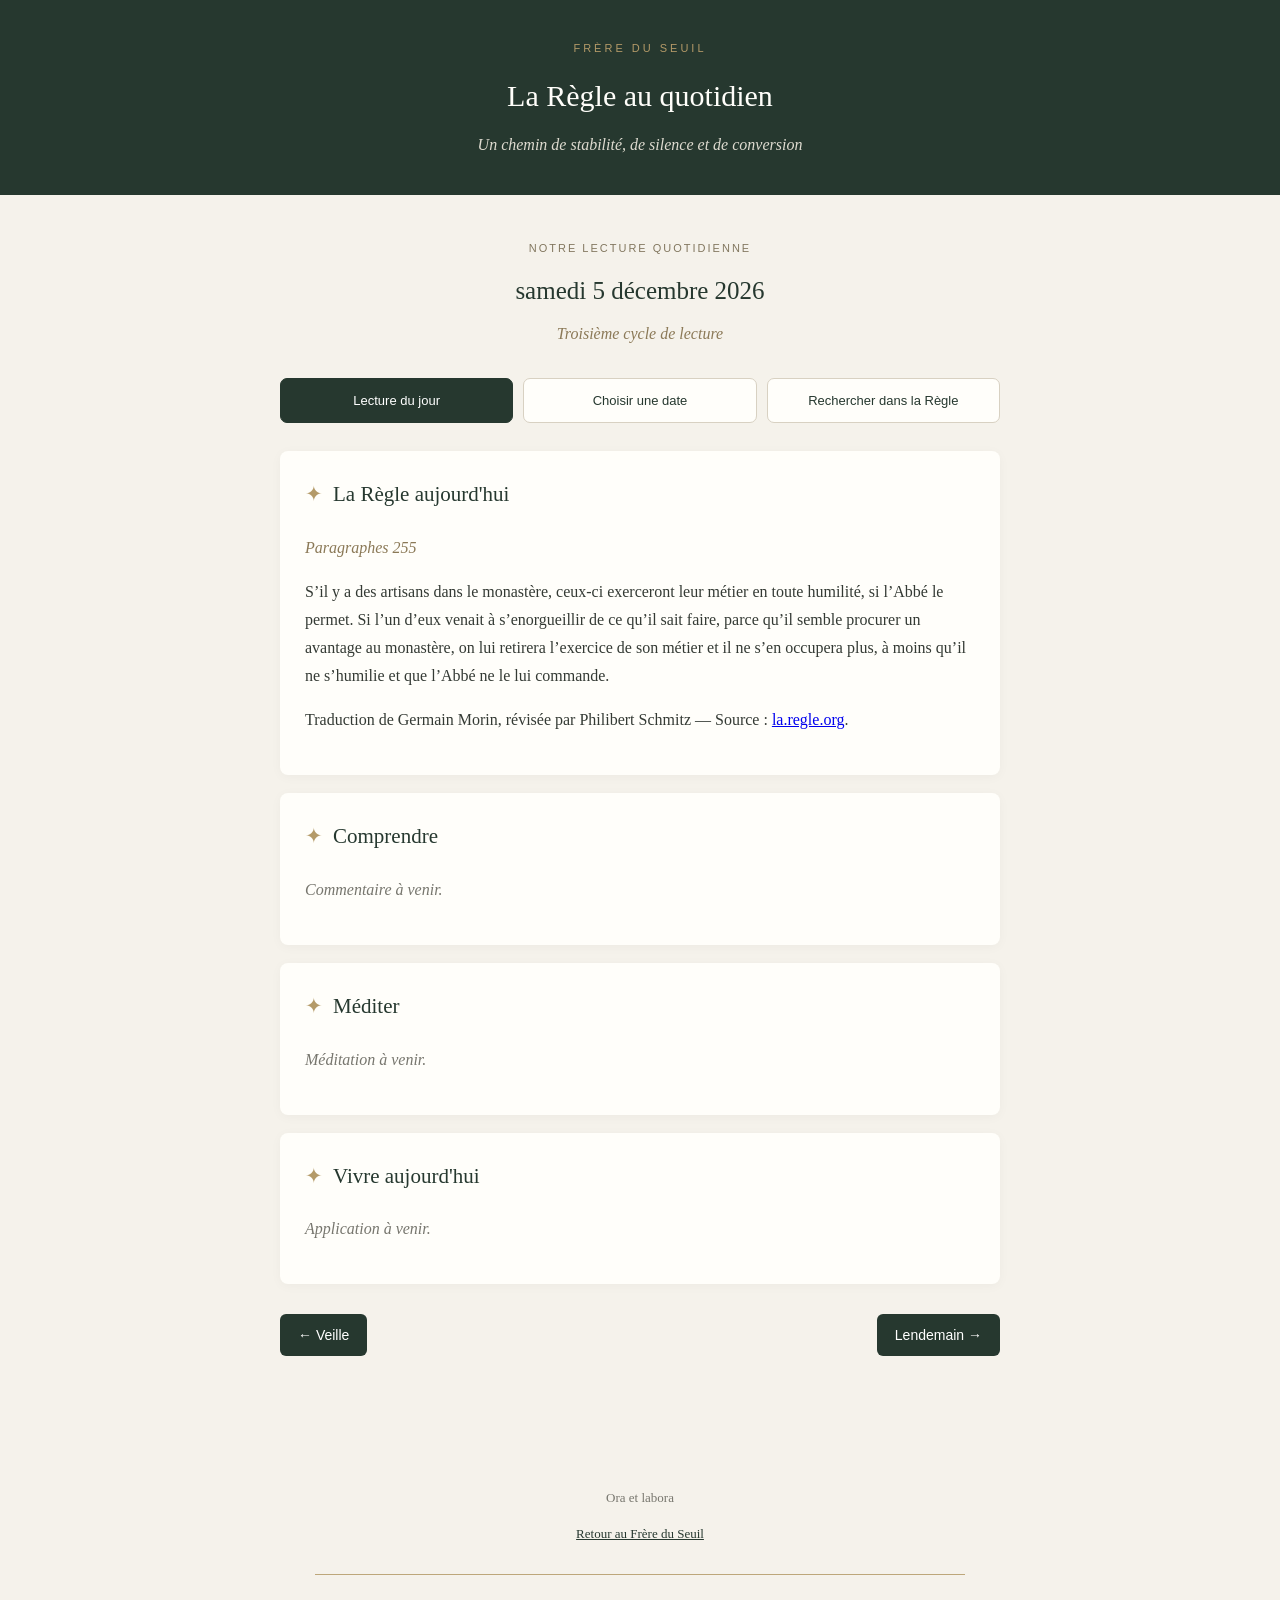
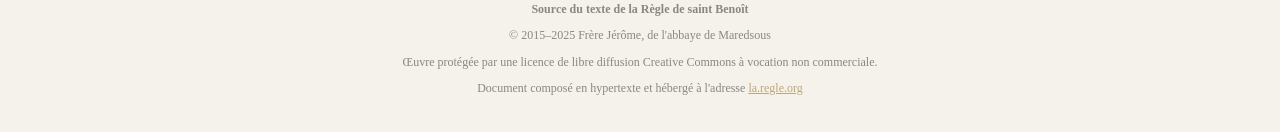
<file: regle-quotidienne.html>
<!DOCTYPE html>
<html lang="fr">
<head>
<meta charset="UTF-8">
<meta name="viewport" content="width=device-width, initial-scale=1">
<meta name="theme-color" content="#26382f">
<title>La Règle au quotidien — Frère du Seuil</title>

<style>
:root {
  --vert: #26382f;
  --or: #b49a68;
  --fond: #f5f2eb;
  --texte: #343a34;
  --blanc: #fffefa;
}

* { box-sizing: border-box; }

body {
  margin: 0;
  background: var(--fond);
  color: var(--texte);
  font-family: Georgia, serif;
  line-height: 1.75;
}

header {
  background: var(--vert);
  color: var(--blanc);
  text-align: center;
  padding: 42px 20px 36px;
}

header .surtitle {
  color: var(--or);
  text-transform: uppercase;
  letter-spacing: 3px;
  font: 11px Arial, sans-serif;
}

header h1 {
  font-size: 30px;
  font-weight: normal;
  margin: 16px 0 8px;
}

header p {
  font-style: italic;
  color: #dedbd0;
  margin: 0;
}

main {
  max-width: 760px;
  margin: 0 auto;
  padding: 28px 20px 60px;
}

.date {
  text-align: center;
  margin: 10px 0 30px;
}

.date small {
  color: #82775f;
  text-transform: uppercase;
  letter-spacing: 2px;
  font: 11px Arial, sans-serif;
}

.date h2 {
  color: var(--vert);
  font-size: 25px;
  font-weight: normal;
  margin: 8px 0;
}

.card {
  background: var(--blanc);
  padding: 25px;
  margin: 18px 0;
  border-radius: 8px;
  box-shadow: 0 2px 12px #00000009;
}

.card h3 {
  color: var(--vert);
  font-size: 21px;
  font-weight: normal;
  margin-top: 0;
}

.card h3:before {
  content: "✦";
  color: var(--or);
  margin-right: 10px;
}

.reference {
  color: #8b7957;
  font-style: italic;
}

.placeholder {
  color: #77766e;
  font-style: italic;
}

.navigation {
  display: flex;
  justify-content: space-between;
  gap: 12px;
  margin: 30px 0;
}

.navigation button {
  background: var(--vert);
  color: white;
  border: 0;
  border-radius: 6px;
  padding: 13px 18px;
  font-size: 14px;
  font-family: Arial, sans-serif;
}

.navigation button:disabled {
  opacity: .35;
}

footer {
  text-align: center;
  padding: 28px 15px;
  color: #77766e;
  font-size: 13px;
}

footer a {
  color: var(--vert);
}

@media (max-width: 480px) {
  header h1 { font-size: 25px; }
  .card { padding: 20px; }
  .navigation button { padding: 11px; }
}


/* MODES DE CONSULTATION */

.modes-consultation {
  display: grid;
  grid-template-columns: repeat(3, 1fr);
  gap: 10px;
  margin: 0 0 28px;
}

.mode-btn {
  background: var(--blanc);
  color: var(--vert);
  border: 1px solid #d8d1c2;
  border-radius: 7px;
  padding: 14px 8px;
  font-family: Arial, sans-serif;
  font-size: 13px;
  cursor: pointer;
  transition: .2s;
}

.mode-btn:hover,
.mode-btn.actif {
  background: var(--vert);
  color: white;
  border-color: var(--vert);
}

.outil-consultation {
  background: var(--blanc);
  border: 1px solid #ded8ca;
  border-radius: 8px;
  padding: 22px;
  margin-bottom: 25px;
}

.outil-consultation h3 {
  color: var(--vert);
  font-weight: normal;
  margin-top: 0;
}

.outil-consultation label {
  display: block;
  margin: 12px 0 5px;
  font-family: Arial, sans-serif;
  font-size: 13px;
}

.outil-consultation input,
.outil-consultation select {
  width: 100%;
  padding: 12px;
  border: 1px solid #d8d1c2;
  border-radius: 5px;
  background: white;
  font-family: Arial, sans-serif;
  font-size: 15px;
}

@media (max-width: 480px) {
  .modes-consultation {
    grid-template-columns: 1fr;
  }

  .source-regle {
  margin-top: 18px;
  padding-top: 8px;
  border-top: 1px solid rgba(180, 154, 104, 0.35);
  font-size: 0.75rem;
  color: #777;
  font-style: italic;
}
}

/* Référence et droits du texte de la Règle */

.source-regle-footer {
  margin: 28px auto 0;
  padding-top: 18px;
  max-width: 650px;
  border-top: 1px solid #b49a68;
  font-family: Georgia, serif;
  font-size: 12px;
  line-height: 1.7;
  opacity: 0.85;
}

.source-regle-footer p {
  margin: 6px 0;
}

.source-regle-footer a {
  color: #b49a68;
  text-decoration: underline;
}


</style>
</head>

<body>

<header>
  <div class="surtitle">Frère du Seuil</div>
  <h1>La Règle au quotidien</h1>
  <p>Un chemin de stabilité, de silence et de conversion</p>
</header>

<main>

  <div class="date">
    <small>Notre lecture quotidienne</small>
    <h2 id="date-du-jour"></h2>
    <div id="cycle" class="reference"></div>
  </div>

  
  <!-- MODES DE CONSULTATION -->

  <div class="modes-consultation">

    <button class="mode-btn actif" data-mode="quotidien">
      Lecture du jour
    </button>

    <button class="mode-btn" data-mode="calendrier">
      Choisir une date
    </button>

    <button class="mode-btn" data-mode="recherche">
      Rechercher dans la Règle
    </button>

  </div>

  <!-- ESPACE CALENDRIER -->

  <div id="outil-calendrier"
       class="outil-consultation"
       hidden>

    <h3>Choisir une date</h3>

    <p>
      Retrouver la lecture et la méditation correspondant
      à une journée du parcours annuel.
    </p>

    <label for="date-selection">
      Date de consultation
    </label>

    <input
      type="date"
      id="date-selection"
    >

    <button id="afficher-date" class="mode-btn">
      Afficher cette journée
    </button>

  </div>

  <!-- ESPACE RECHERCHE DANS LA REGLE -->

  <div id="outil-recherche"
       class="outil-consultation"
       hidden>

    <h3>Rechercher dans la Règle de saint Benoît</h3>

    <p>
      Retrouver un passage de la Règle et la méditation
      qui l'accompagne.
    </p>

    <label for="choix-chapitre">
      Choisir un chapitre
    </label>

    <select id="choix-chapitre">
      <option value="">Sélectionner un chapitre</option>
    </select>

    <label for="choix-paragraphe">
      Choisir un paragraphe
    </label>

    <select id="choix-paragraphe" disabled>
      <option value="">Choisir d'abord un chapitre</option>
    </select>

    <button id="afficher-paragraphe" class="mode-btn">
      Retrouver ce passage
    </button>

  </div>

  
  <section class="card">
    <h3>La Règle aujourd'hui</h3>
    <p id="reference" class="reference">
      Lecture du jour
    </p>
    <div id="texte-regle">
      <p class="placeholder">
        Le calendrier des lectures sera intégré ici.
      </p>
    </div>
  </section>

  <section class="card">
    <h3>Comprendre</h3>
    <div id="commentaire">
      <p class="placeholder">
        Le commentaire spirituel et historique du jour sera ajouté progressivement.
      </p>
    </div>
  </section>

  <section class="card">
    <h3>Méditer</h3>
    <div id="meditation">
      <p class="placeholder">
        Un temps de méditation personnelle accompagnera chaque lecture.
      </p>
    </div>
  </section>

  <section class="card">
    <h3>Vivre aujourd'hui</h3>
    <div id="pratique">
      <p class="placeholder">
        Une invitation concrète pour vivre la Parole au quotidien.
      </p>
    </div>
  </section>

  <div class="navigation">
    <button id="precedent">← Veille</button>
    <button id="suivant">Lendemain →</button>
  </div>

</main>


<footer>
  <p>Ora et labora</p>

  <a href="index.html">Retour au Frère du Seuil</a>

  <div class="source-regle-footer">
    <p><strong>Source du texte de la Règle de saint Benoît</strong></p>

    <p>
      © 2015–2025 Frère Jérôme, de l'abbaye de Maredsous
    </p>

    <p>
      Œuvre protégée par une licence de libre diffusion
      Creative Commons à vocation non commerciale.
    </p>

    <p>
      Document composé en hypertexte et hébergé à l'adresse
      <a href="https://la.regle.org/"
         target="_blank"
         rel="noopener noreferrer">
        la.regle.org
      </a>
    </p>
  </div>
</footer>



<script src="regle-complete.js"></script>
<script src="commentaires-regle.js"></script>
  
<script>

  
const date = new Date();

const lectures = {
  "2026-11-05": {
    reference: "Chapitre 31 — Le cellérier du monastère, § 152–153"
  },

  "2026-11-06": {
    reference: "Chapitre 31 — Le cellérier du monastère, § 154–156"
  },

  "2026-11-07": {
    reference: "Chapitre 31 — Le cellérier du monastère, § 157–160",

    texte: `
      <p><strong>157.</strong> Avant tout, qu’il ait l’humilité, et s’il ne peut accorder ce qu’on lui demande, qu’il donne du moins en réponse une bonne parole, selon qu’il est écrit : « Une bonne parole est encore le meilleur des dons. [Si 18, 16] »</p>
      <p><strong>158.</strong> Qu’il prenne soin de tout ce que l’Abbé lui aura confié, et qu’il ne se mêle pas de ce dont il lui aura défendu de s’occuper. Qu’il donne aux frères la portion déterminée sans contrecœur ni résistance, de peur que ceux-ci ne se scandalisent — se souvenant de la punition dont la parole divine menace « quiconque aura scandalisé l’un des plus petits. [Mt 18, 6] »</p>
      <p><strong>159.</strong> Si la communauté est nombreuse, il recevra des aides ; afin qu’avec leur secours il puisse remplir son office l’âme en paix.</p>
      <p><strong>160.</strong> On donnera et on demandera aux heures convenables ce qui doit être donné ou demandé, afin que personne ne soit troublé ni contristé dans la maison de DIEU.</p>
    `,

    commentaire: `
      <p>Le cellérier est chargé de prendre soin des biens matériels du monastère et de répondre aux besoins des frères. Saint Benoît ne lui demande pas seulement d'être compétent : il doit avant tout être humble.</p>
      <p>Il ne possède pas ce qui lui est confié. Il en est le serviteur. Il doit accueillir les demandes sans impatience, respecter ce qui lui est demandé et veiller à ce que personne ne soit blessé par sa manière d'agir.</p>
      <p>La bonne parole devient ainsi un véritable acte de charité. Elle peut parfois être le seul don que nous sommes en mesure d'offrir.</p>
    `,

    meditation: `
      <p>Il est facile de vouloir servir Dieu à travers de grandes intentions, tout en oubliant la manière dont nous traitons ceux qui vivent auprès de nous.</p>
      <p>Nous pouvons accomplir beaucoup de choses, respecter nos obligations et même prier fidèlement, mais répondre avec sécheresse à une demande, manifester notre contrariété ou imposer notre humeur à notre entourage.</p>
      <p>Saint Benoît nous ramène à l'essentiel : la vie spirituelle se vérifie aussi dans la qualité de notre présence aux autres.</p>
      <p>Le Frère du Seuil ne cherche pas à faire de sa maison un monastère par l'accumulation de pratiques. Il apprend à la sanctifier par la charité, jusque dans les gestes les plus ordinaires.</p>
      <p><strong>Suis-je capable de donner une bonne parole lorsque je suis fatigué, contrarié ou sollicité au mauvais moment ?</strong></p>
    `,

    pratique: `
      <p>Aujourd'hui, je veillerai particulièrement à la qualité de mes réponses.</p>
      <ul>
        <li>Ne pas répondre sèchement à une demande.</li>
        <li>Ne pas laisser ma fatigue devenir celle des autres.</li>
        <li>Accepter de rendre un service sans manifester de contrariété.</li>
        <li>Si je ne peux pas satisfaire une demande, répondre avec douceur.</li>
      </ul>
      <p>Je chercherai à faire de ma maison un lieu où chacun peut trouver une parole paisible.</p>
    `
  },

  
  "2026-11-08": {
    reference: "Chapitre 32 — Les outils et les objets du monastère, § 161–162",

    texte: `
      <p><strong>161.</strong> L’Abbé chargera ceux des frères dont la vie et les mœurs lui inspirent confiance de tout ce que le monastère possède en outils, vêtements et autres objets. Il leur en confiera le soin particulier, selon qu’il le jugera utile à leur entretien et à leur conservation. L’Abbé en tiendra un inventaire pour savoir, lorsque les frères se succèdent tour à tour dans ces charges, ce qu’il donne et ce qu’il reçoit.</p>
      <p><strong>162.</strong> Si quelqu’un traite avec malpropreté ou négligence les choses appartenant au monastère, il sera réprimandé ; s’il ne s’amende pas, il sera soumis à la discipline régulière.</p>
    `,

    commentaire: `
      <p>Saint Benoît poursuit ici son enseignement sur la gestion des biens matériels de la communauté.</p>
      <p>Il confie certains objets à des frères dignes de confiance. Ceux-ci doivent en prendre soin, veiller à leur conservation et les transmettre correctement à ceux qui leur succéderont.</p>
      <p>Ce passage pourrait sembler assez éloigné de notre vie spirituelle. Il parle d’outils, de vêtements, d’inventaires et de rangement. Pourtant, Benoît nous révèle quelque chose d’essentiel : la manière dont nous traitons les choses matérielles témoigne aussi de notre manière de vivre devant Dieu.</p>
      <p>Dans le monastère, rien n’est considéré comme insignifiant. Les objets sont nécessaires à la vie commune. Ils ne sont pas là pour satisfaire le désir personnel de possession, mais pour servir la communauté.</p>
      <p>Le moine n’est donc pas propriétaire au sens où il pourrait disposer des choses selon son seul bon plaisir. Il en est le gardien.</p>
      <p>Il doit utiliser sans gaspiller, entretenir sans négliger et transmettre sans s’approprier.</p>
      <p>Cette attitude suppose une vertu fondamentale : la responsabilité.</p>
      <p>Saint Benoît ne demande pas le mépris des biens matériels. Il demande de les remettre à leur juste place. Ils sont des moyens au service de la vie, et non des objets autour desquels toute notre existence doit s’organiser.</p>
    `,

    meditation: `
      <p>Il existe une forme de possession qui ne se mesure pas à la quantité de choses que nous possédons.</p>
      <p>Nous pouvons être attachés à notre confort, à nos habitudes, à nos objets, à notre maison, à notre manière d’organiser notre environnement. Nous pouvons même devenir irrités lorsque quelqu’un déplace ou utilise quelque chose qui nous appartient.</p>
      <p>Peu à peu, les choses prennent une place qui dépasse leur véritable importance.</p>
      <p>La Règle nous invite à regarder autrement ce que nous avons reçu.</p>
      <p>Notre maison, nos outils, nos vêtements, nos moyens de travail : tout cela participe à notre existence quotidienne. Mais rien ne doit devenir le centre de notre cœur.</p>
      <p>Pour le Frère du Seuil, cette parole prend une dimension particulière.</p>
      <p>Il ne quitte pas sa maison pour entrer au monastère. Il demeure auprès de son épouse, de sa famille, dans son travail et dans le monde. Mais il peut apprendre à vivre autrement au milieu de ces réalités.</p>
      <p>Prendre soin de sa maison peut devenir un acte de fidélité.</p>
      <p>Entretenir un objet plutôt que le remplacer inutilement peut devenir un acte de simplicité.</p>
      <p>Ranger ce que l’on a utilisé, respecter ce qui appartient aux autres, ne pas gaspiller : autant de gestes modestes qui peuvent être accomplis sous le regard de Dieu.</p>
      <p>La pauvreté intérieure ne consiste pas nécessairement à ne rien posséder. Elle consiste à ne pas se laisser posséder par ce que l’on possède.</p>
      <p><strong>Est-ce que je considère les biens matériels qui me sont confiés comme des dons à faire fructifier, ou est-ce que je les considère avant tout comme des choses qui m’appartiennent et dont je veux garder la maîtrise ?</strong></p>
      <p>Prends le temps de rester quelques instants en silence devant cette question. Ne cherche pas à te condamner, mais à regarder sincèrement ton rapport aux choses.</p>
      <hr>
      <p><strong>Prière</strong></p>
      <p>Seigneur Jésus-Christ,</p>
      <p>Tout ce que je possède, tout ce qui m’entoure et tout ce qui m’est confié vient de Toi.</p>
      <p>Apprends-moi à ne pas m’attacher aux choses comme si elles étaient ma sécurité.</p>
      <p>Donne-moi un cœur simple, capable de recevoir avec gratitude, d’utiliser avec mesure et de prendre soin sans posséder.</p>
      <p>Que ma maison soit un lieu de paix, que mon travail soit accompli avec fidélité et que chaque chose soit remise à sa juste place.</p>
      <p>Apprends-moi à être un gardien fidèle des biens que Tu me confies, et non leur esclave.</p>
      <p>Amen.</p>
    `,

    pratique: `
      <p>Pour cette journée, une seule orientation : <strong>prendre soin de ce qui nous est confié.</strong></p>
      <p>Dans ta maison, au travail ou dans tes occupations ordinaires :</p>
      <ul>
        <li>Utiliser avec soin les objets dont tu as besoin.</li>
        <li>Ne pas gaspiller ce qui peut encore servir.</li>
        <li>Ranger et remettre à sa place ce que tu as utilisé.</li>
        <li>Respecter les affaires des autres sans les considérer comme les tiennes.</li>
      </ul>
      <p>Il ne s’agit pas de transformer cette journée en exercice de rangement ou de perfection domestique.</p>
      <p>Il s’agit simplement de faire les choses avec attention, sans négligence et sans attachement excessif.</p>
      <p>Et lorsque tu accompliras un geste ordinaire, tu pourras intérieurement le remettre à Dieu.</p>
      <p><strong>Parole à garder :</strong></p>
      <blockquote>Je ne suis pas propriétaire de tout ce qui m’est confié ; j’en suis le gardien.</blockquote>
    `
  },

  
  "2026-11-09": {
    reference: "Chapitre 33 — Si les moines doivent avoir quelque chose en propre, §§ 163–164",

    texte: `
      <p><strong>163.</strong> Avant tout, il faut retrancher radicalement du monastère ce vice de la propriété. Que personne ne se permette de rien donner ou recevoir sans l’autorisation de l’Abbé, ni d’avoir quoi que ce soit en propre, absolument aucune chose — ni livres, ni tablettes, ni stylet pour écrire ; en un mot, rien du tout —, puisqu’il n’est pas même permis aux moines d’avoir en propre ni leur corps, ni leurs volontés, mais qu’ils doivent attendre du père du monastère tout ce qui leur est nécessaire. Qu’il ne leur soit donc jamais licite d’avoir quelque chose que l’Abbé n’aurait pas donné ou permis.</p>
      <p><strong>164.</strong> Que tout soit commun à tous, ainsi qu’il est écrit : « La multitude des croyants n’avait qu’un cœur et qu’une âme. » (Ac 4, 32) Que personne n’ait la témérité de s’approprier quoi que ce soit, pas même en paroles. Si quelqu’un devait se complaire en ce vice détestable, on l’avertira une première et une seconde fois ; s’il ne s’amende pas, il sera soumis à la correction.</p>
    `,

    commentaire: `
      <p>Saint Benoît aborde aujourd’hui une question fondamentale de la vie monastique : le renoncement à la propriété personnelle.</p>
      <p>Dans le monastère, rien ne doit être considéré comme exclusivement possédé par un frère. Les biens sont mis en commun et chacun reçoit ce qui lui est nécessaire. Le moine ne décide pas seul de ce qu’il donne, de ce qu’il reçoit ou de ce qu’il conserve.</p>
      <p>Cette exigence ne concerne pas seulement les objets matériels. Saint Benoît va beaucoup plus loin : il rappelle que le moine ne doit même pas s’approprier sa propre volonté.</p>
      <p>Le cœur du passage est là. La propriété extérieure peut devenir le signe d’une attitude intérieure : vouloir garder pour soi, décider seul, contrôler, défendre son territoire et ne dépendre de personne.</p>
      <p>La vie commune demande au contraire la confiance, le partage et le renoncement à cette volonté de tout maîtriser.</p>
      <p>Il faut toutefois entendre cette parole dans son contexte. Saint Benoît s’adresse à des moines qui ont librement embrassé une vie communautaire sous l’autorité d’un abbé. Il ne s’agit pas de transposer littéralement cette organisation à une famille ou à la vie professionnelle.</p>
      <p>Mais son enseignement peut éclairer toute existence chrétienne : posséder sans s'attacher, partager sans calculer et ne pas faire de sa volonté personnelle la mesure de toute chose.</p>
      <p>La pauvreté évangélique commence lorsque je cesse de considérer que tout doit être à moi, pour moi et selon mon désir.</p>
    `,

    meditation: `
      <p>Je peux posséder peu de choses et pourtant être profondément attaché à ce que je possède.</p>
      <p>Je peux vouloir garder mes habitudes, défendre mes petits territoires, décider de l’organisation de la maison, imposer ma manière de faire ou m’irriter lorsque les choses ne se déroulent pas comme je l’avais prévu.</p>
      <p>Parfois, ce n’est pas l’objet lui-même que je refuse de partager, mais le pouvoir de décider que je lui associe.</p>
      <p>La parole de saint Benoît m’invite à regarder cette volonté de possession qui habite aussi mon cœur.</p>
      <p>Je suis mari, père et homme engagé dans le monde. Je ne suis pas appelé à abandonner mes responsabilités ni à renoncer aux biens légitimement nécessaires à ma famille. Mais je peux apprendre à ne pas m’y enfermer.</p>
      <p>Je peux servir sans réclamer de reconnaissance, partager sans attendre un retour, accepter qu'une autre personne fasse autrement et renoncer à imposer systématiquement ma volonté.</p>
      <p>Le détachement ne consiste pas à mépriser ce que j'ai reçu. Il consiste à ne pas en faire une possession absolue.</p>
      <p>Et peut-être le renoncement le plus difficile n'est-il pas celui d'un objet, mais celui de cette volonté intérieure qui veut toujours avoir le dernier mot.</p>
      <p><strong>Qu'est-ce que je cherche encore à garder pour moi ? À quoi suis-je attaché au point de ne plus savoir le partager ? Dans quelle situation est-ce ma volonté que je défends plutôt que la paix et la charité ?</strong></p>
      <p>Je reste quelques instants en silence. Je ne cherche pas à tout changer aujourd'hui. Je demande simplement au Seigneur de m'apprendre à devenir plus libre.</p>
      <hr>
      <p><strong>Prière</strong></p>
      <p>Seigneur Jésus-Christ,</p>
      <p>Tu as tout reçu du Père et Tu t'es donné entièrement aux hommes.</p>
      <p>Délivre-moi du désir de tout garder, de tout décider et de tout maîtriser.</p>
      <p>Apprends-moi à partager avec simplicité, à accueillir les autres dans leur liberté et à ne pas faire de ma volonté le centre de ma vie.</p>
      <p>Que je sache prendre soin de ce qui m'est confié sans m'y attacher, et servir sans chercher à posséder.</p>
      <p>Que Ta volonté devienne peu à peu la mienne.</p>
      <p>Amen.</p>
    `,

    pratique: `
      <p>Pour cette journée, une seule orientation : <strong>renoncer à garder pour soi ce qui peut être partagé.</strong></p>
      <ul>
        <li>Partager spontanément quelque chose avec un membre de ma famille.</li>
        <li>Accepter qu'une chose soit utilisée ou organisée autrement que je ne l'aurais fait.</li>
        <li>Ne pas chercher à imposer mon avis lorsqu'il n'est pas nécessaire de le faire.</li>
        <li>Repérer un attachement matériel ou une habitude que je pourrais desserrer.</li>
      </ul>
      <p>Je ne chercherai pas à multiplier les renoncements. Je choisirai simplement une occasion concrète de ne pas faire passer mon désir personnel en premier.</p>
      <p><strong>Parole à garder :</strong></p>
      <blockquote>Je ne suis pas appelé à tout garder pour moi, mais à recevoir et à partager dans la liberté.</blockquote>
    `
  },


  "2026-11-10": {
    reference: "Chapitre 34 — Si tous doivent recevoir également le nécessaire, §§ 165–166",

    texte: `
      <p><strong>165.</strong> Comme il est écrit : « On partageait à chacun selon ses besoins. » (Ac 4, 35) Nous n'entendons pas dire par là qu'on soit partial envers personne — pourvu que non ! — mais qu'on ait égard aux infirmités. Celui qui a besoin de moins, qu'il rende grâce à DIEU et ne s'attriste pas ; faut-il à un autre davantage, qu'il s'humilie de sa faiblesse et ne s'élève pas de la miséricorde qu'on a pour lui. Ainsi tous les membres seront en paix.</p>

      <p><strong>166.</strong> Avant tout, que jamais n'apparaisse le vice du murmure, pour quelque raison que ce soit, ni dans le moindre mot, ni dans un signe quelconque. Si quelqu'un y est surpris, qu'il soit soumis à une correction sévère.</p>
    `,

    commentaire: `
      <p>Saint Benoît poursuit aujourd'hui sa réflexion sur les biens communs. Après avoir demandé aux moines de renoncer à toute appropriation personnelle, il aborde une question très concrète : faut-il donner exactement la même chose à chacun ?</p>

      <p>Sa réponse est claire : non. La vie commune ne consiste pas à distribuer mécaniquement les mêmes biens, mais à donner à chacun ce dont il a réellement besoin. L'égalité véritable ne se confond pas avec l'uniformité.</p>

      <p>Saint Benoît demande deux attitudes différentes. Celui qui reçoit moins doit rendre grâce, sans se comparer ni s'attrister. Celui qui reçoit davantage doit accueillir cette aide avec humilité, sans se croire privilégié ni supérieur aux autres.</p>

      <p>Cette manière de vivre repose sur une conviction profonde : chacun appartient au même corps. Les besoins des uns et des autres ne sont pas identiques, mais personne ne doit être oublié. La paix naît lorsque chacun accepte sa situation sans jalousie et sans orgueil.</p>

      <p>Le chapitre se termine par une mise en garde contre le murmure. Saint Benoît sait combien les petites plaintes, les remarques répétées et les signes d'insatisfaction peuvent empoisonner une communauté. Le murmure ne reste pas enfermé dans celui qui le porte : il se répand et trouble la paix de tous.</p>

      <p>Dans ma vie quotidienne, cette parole m'invite à regarder ma manière de recevoir. Est-ce que je reconnais ce qui m'est donné ? Est-ce que je mesure sans cesse ma situation à celle des autres ? Est-ce que je sais accueillir mes limites et celles de mon entourage ?</p>

      <p>La paix ne vient pas de ce que tout le monde possède la même chose ou dispose des mêmes forces. Elle vient d'un cœur qui apprend à rendre grâce, à accueillir ses propres limites et à ne pas transformer ses frustrations en reproches.</p>
    `,

    meditation: `
      <p>Je regarde parfois ce que les autres ont, ce qu'ils peuvent faire, le temps dont ils disposent, les responsabilités qu'ils portent ou les facilités qui semblent leur être accordées.</p>

      <p>Et sans même m'en rendre compte, je compare. Je peux trouver ma situation injuste, considérer que je donne davantage, que je reçois moins ou que les choses devraient être autrement.</p>

      <p>Cette comparaison me détourne de ce qui m'est confié aujourd'hui. Elle m'empêche de recevoir ma propre vie comme un don.</p>

      <p>Saint Benoît m'invite à reconnaître que nous n'avons pas tous les mêmes besoins, les mêmes forces ni les mêmes possibilités. Je n'ai pas à vivre la vie d'un autre. Je dois apprendre à accueillir la mienne, avec ses limites et ses dons.</p>

      <p>Je peux aussi regarder la manière dont je considère ceux qui ont besoin de davantage. Suis-je patient devant leur faiblesse ? Est-ce que je leur laisse la place nécessaire, ou est-ce que je leur fais sentir qu'ils me coûtent du temps, de l'énergie ou des efforts ?</p>

      <p>Dans ma famille comme dans mon travail, la paix demande de sortir de cette comptabilité intérieure qui évalue sans cesse ce que chacun donne et reçoit. Aimer, ce n'est pas tenir les comptes. C'est chercher ce qui est nécessaire à l'autre, dans la mesure de ce qui m'est possible.</p>

      <p>Enfin, je m'arrête sur le murmure. Combien de fois une contrariété devient-elle une plainte ? Combien de fois une fatigue se transforme-t-elle en parole sèche, en soupir ou en reproche ? Je ne dois pas nier mes difficultés, mais je peux choisir de ne pas les répandre autour de moi.</p>

      <p><strong>Est-ce que je sais rendre grâce pour ce que je reçois ? Où est-ce que je me compare encore aux autres ? Mes paroles contribuent-elles à la paix ou entretiennent-elles le mécontentement ?</strong></p>

      <p>Je demeure quelques instants en silence. Je demande intérieurement la grâce d'accueillir ma place, de respecter celle des autres et de ne pas laisser le murmure prendre racine dans mon cœur.</p>
    `,

    pratique: `
      <p>Pour cette journée, une seule orientation : <strong>ne pas entretenir le murmure et apprendre à rendre grâce.</strong></p>

      <ul>
        <li>Repérer une comparaison que je fais avec quelqu'un et choisir de ne pas m'y attarder.</li>
        <li>Accueillir sans impatience une limite ou une difficulté chez un membre de ma famille ou un collègue.</li>
        <li>Lorsqu'une contrariété survient, prendre un instant avant de répondre, plutôt que de laisser sortir immédiatement une plainte.</li>
        <li>Remercier sincèrement pour une chose que je considère habituellement comme allant de soi.</li>
      </ul>

      <p>Je ne chercherai pas à cacher mes difficultés ni à tout accepter sans discernement. Je chercherai simplement à ne pas ajouter à ce qui est difficile le poids de mes plaintes et de mes comparaisons.</p>

      <p><strong>Parole à garder :</strong></p>
      <blockquote>Je ne suis pas appelé à recevoir comme les autres, mais à accueillir avec gratitude ce qui m'est donné.</blockquote>
    `
   }
};

/* ==========================================
   CALENDRIER DE LA RÈGLE DE SAINT BENOÎT
   Source : édition Morin / Schmitz 2023
========================================== */

const calendrierRegle = [
  { dates: ["01-01", "05-02", "09-01"], paragraphes: "1" },
  { dates: ["01-02", "05-03", "09-02"], paragraphes: "2" },
  { dates: ["01-03", "05-04", "09-03"], paragraphes: "3" },
  { dates: ["01-04", "05-05", "09-04"], paragraphes: "4" },
  { dates: ["01-05", "05-06", "09-05"], paragraphes: "5" },
  { dates: ["01-06", "05-07", "09-06"], paragraphes: "6" },
  { dates: ["01-07", "05-08", "09-07"], paragraphes: "7" },
  { dates: ["01-08", "05-09", "09-08"], paragraphes: "8-9" },
  { dates: ["01-09", "05-10", "09-09"], paragraphes: "10-11" },
  { dates: ["01-10", "05-11", "09-10"], paragraphes: "12" },
  { dates: ["01-11", "05-12", "09-11"], paragraphes: "13" },
  { dates: ["01-12", "05-13", "09-12"], paragraphes: "14-15" },
  { dates: ["01-13", "05-14", "09-13"], paragraphes: "16-18" },
  { dates: ["01-14", "05-15", "09-14"], paragraphes: "19-21" },
  { dates: ["01-15", "05-16", "09-15"], paragraphes: "22" },
  { dates: ["01-16", "05-17", "09-16"], paragraphes: "23" },
  { dates: ["01-17", "05-18", "09-17"], paragraphes: "24" },
  { dates: ["01-18", "05-19", "09-18"], paragraphes: "25" },
  { dates: ["01-19", "05-20", "09-19"], paragraphes: "26" },
  { dates: ["01-20", "05-21", "09-20"], paragraphes: "27" },
  { dates: ["01-21", "05-22", "09-21"], paragraphes: "28" },
  { dates: ["01-22", "05-23", "09-22"], paragraphes: "29" },
  { dates: ["01-23", "05-24", "09-23"], paragraphes: "30-31" },
  { dates: ["01-24", "05-25", "09-24"], paragraphes: "32-34" },
  { dates: ["01-25", "05-26", "09-25"], paragraphes: "35-37" },
  { dates: ["01-26", "05-27", "09-26"], paragraphes: "38-40" },
  { dates: ["01-27", "05-28", "09-27"], paragraphes: "41-45" },
  { dates: ["01-28", "05-29", "09-28"], paragraphes: "46-51" },
  { dates: ["01-29", "05-30", "09-29"], paragraphes: "52-54" },
  { dates: ["01-30", "05-31", "09-30"], paragraphes: "55-57" },
  { dates: ["01-31", "06-01", "10-01"], paragraphes: "58-62" },
  { dates: ["02-01", "06-02", "10-02"], paragraphes: "63-68" },
  { dates: ["02-02", "06-03", "10-03"], paragraphes: "69-70" },
  { dates: ["02-03", "06-04", "10-04"], paragraphes: "71" },
  { dates: ["02-04", "06-05", "10-05"], paragraphes: "72" },
  { dates: ["02-05", "06-06", "10-06"], paragraphes: "73" },
  { dates: ["02-06", "06-07", "10-07"], paragraphes: "74-75" },
  { dates: ["02-07", "06-08", "10-08"], paragraphes: "76" },
  { dates: ["02-08", "06-09", "10-09"], paragraphes: "77-78" },
  { dates: ["02-09", "06-10", "10-10"], paragraphes: "79" },
  { dates: ["02-10", "06-11", "10-11"], paragraphes: "80" },
  { dates: ["02-11", "06-12", "10-12"], paragraphes: "81" },
  { dates: ["02-12", "06-13", "10-13"], paragraphes: "82" },
  { dates: ["02-13", "06-14", "10-14"], paragraphes: "83" },
  { dates: ["02-14", "06-15", "10-15"], paragraphes: "84-85" },
  { dates: ["02-15", "06-16", "10-16"], paragraphes: "86" },
  { dates: ["02-16", "06-17", "10-17"], paragraphes: "87" },
  { dates: ["02-17", "06-18", "10-18"], paragraphes: "88" },
  { dates: ["02-18", "06-19", "10-19"], paragraphes: "89-90" },
  { dates: ["02-19", "06-20", "10-20"], paragraphes: "91" },
  { dates: ["02-20", "06-21", "10-21"], paragraphes: "92-93" },
  { dates: ["02-21", "06-22", "10-22"], paragraphes: "94-95" },
  { dates: ["02-22", "06-23", "10-23"], paragraphes: "96-97" },
  { dates: ["02-23", "06-24", "10-24"], paragraphes: "98" },
  { dates: ["02-24", "06-25", "10-25"], paragraphes: "99-129" },
  { dates: ["02-25", "06-26", "10-26"], paragraphes: "130" },
  { dates: ["02-26", "06-27", "10-27"], paragraphes: "131" },
  { dates: ["02-27", "06-28", "10-28"], paragraphes: "132" },
  { dates: ["02-28", "06-29", "10-29"], paragraphes: "133-139" },
  { dates: ["02-29", "06-30", "10-30"], paragraphes: "140-141" },
  { dates: ["03-01", "07-01", "10-31"], paragraphes: "142-146" },
  { dates: ["03-02", "07-02", "11-01"], paragraphes: "147" },
  { dates: ["03-03", "07-03", "11-02"], paragraphes: "148" },
  { dates: ["03-04", "07-04", "11-03"], paragraphes: "149" },
  { dates: ["03-05", "07-05", "11-04"], paragraphes: "150-151" },
  { dates: ["03-06", "07-06", "11-05"], paragraphes: "152-153" },
  { dates: ["03-07", "07-07", "11-06"], paragraphes: "154-156" },
  { dates: ["03-08", "07-08", "11-07"], paragraphes: "157-160" },
  { dates: ["03-09", "07-09", "11-08"], paragraphes: "161-162" },
  { dates: ["03-10", "07-10", "11-09"], paragraphes: "163-164" },
  { dates: ["03-11", "07-11", "11-10"], paragraphes: "165-166" },
  { dates: ["03-12", "07-12", "11-11"], paragraphes: "167-169" },
  { dates: ["03-13", "07-13", "11-12"], paragraphes: "170-171" },
  { dates: ["03-14", "07-14", "11-13"], paragraphes: "172-173" },
  { dates: ["03-15", "07-15", "11-14"], paragraphes: "174-177" },
  { dates: ["03-16", "07-16", "11-15"], paragraphes: "178" },
  { dates: ["03-17", "07-17", "11-16"], paragraphes: "179-182" },
  { dates: ["03-18", "07-18", "11-17"], paragraphes: "183-187" },
  { dates: ["03-19", "07-19", "11-18"], paragraphes: "188-198" },
  { dates: ["03-20", "07-20", "11-19"], paragraphes: "199" },
  { dates: ["03-21", "07-21", "11-20"], paragraphes: "200-208" },
  { dates: ["03-22", "07-22", "11-21"], paragraphes: "209-210" },
  { dates: ["03-23", "07-23", "11-22"], paragraphes: "211-212" },
  { dates: ["03-24", "07-24", "11-23"], paragraphes: "213-214" },
  { dates: ["03-25", "07-25", "11-24"], paragraphes: "215-222" },
  { dates: ["03-26", "07-26", "11-25"], paragraphes: "223-224" },
  { dates: ["03-27", "07-27", "11-26"], paragraphes: "225-227" },
  { dates: ["03-28", "07-28", "11-27"], paragraphes: "228-230" },
  { dates: ["03-29", "07-29", "11-28"], paragraphes: "231-232" },
  { dates: ["03-30", "07-30", "11-29"], paragraphes: "233-239" },
  { dates: ["03-31", "07-31", "11-30"], paragraphes: "240-242" },
  { dates: ["04-01", "08-01", "12-01"], paragraphes: "243-244" },
  { dates: ["04-02", "08-02", "12-02"], paragraphes: "245-246" },
  { dates: ["04-03", "08-03", "12-03"], paragraphes: "247-250" },
  { dates: ["04-04", "08-04", "12-04"], paragraphes: "251-254" },
  { dates: ["04-05", "08-05", "12-05"], paragraphes: "255" },
  { dates: ["04-06", "08-06", "12-06"], paragraphes: "256-257" },
  { dates: ["04-07", "08-07", "12-07"], paragraphes: "258" },
  { dates: ["04-08", "08-08", "12-08"], paragraphes: "259-260" },
  { dates: ["04-09", "08-09", "12-09"], paragraphes: "261" },
  { dates: ["04-10", "08-10", "12-10"], paragraphes: "262-263" },
  { dates: ["04-11", "08-11", "12-11"], paragraphes: "264-268" },
  { dates: ["04-12", "08-12", "12-12"], paragraphes: "269-272" },
  { dates: ["04-13", "08-13", "12-13"], paragraphes: "273-275" },
  { dates: ["04-14", "08-14", "12-14"], paragraphes: "276-279" },
  { dates: ["04-15", "08-15", "12-15"], paragraphes: "280-281" },
  { dates: ["04-16", "08-16", "12-16"], paragraphes: "282-284" },
  { dates: ["04-17", "08-17", "12-17"], paragraphes: "285-288" },
  { dates: ["04-18", "08-18", "12-18"], paragraphes: "289-290" },
  { dates: ["04-19", "08-19", "12-19"], paragraphes: "291" },
  { dates: ["04-20", "08-20", "12-20"], paragraphes: "292" },
  { dates: ["04-21", "08-21", "12-21"], paragraphes: "293-296" },
  { dates: ["04-22", "08-22", "12-22"], paragraphes: "297-300" },
  { dates: ["04-23", "08-23", "12-23"], paragraphes: "301-304" },
  { dates: ["04-24", "08-24", "12-24"], paragraphes: "305-309" },
  { dates: ["04-25", "08-25", "12-25"], paragraphes: "310-312" },
  { dates: ["04-26", "08-26", "12-26"], paragraphes: "313-315" },
  { dates: ["04-27", "08-27", "12-27"], paragraphes: "316" },
  { dates: ["04-28", "08-28", "12-28"], paragraphes: "317-318" },
  { dates: ["04-29", "08-29", "12-29"], paragraphes: "319-322" },
  { dates: ["04-30", "08-30", "12-30"], paragraphes: "323-327" },
  { dates: ["05-01", "08-31", "12-31"], paragraphes: "328-330" }
];

/* Adapter le 28 février les années non bissextiles */
function obtenirLectureCalendrier(d) {
  const moisJour =
    String(d.getMonth() + 1).padStart(2, "0") + "-" +
    String(d.getDate()).padStart(2, "0");

  const lecture = calendrierRegle.find(
    entree => entree.dates.includes(moisJour)
  );

  if (!lecture) return null;

  const annee = d.getFullYear();
  const bissextile =
    new Date(annee, 1, 29).getMonth() === 1;

  if (moisJour === "02-28" && !bissextile) {
    return {
      ...lecture,
      paragraphes: "133-141"
    };
  }

  return lecture;
}

function cleDate(d) {
  const annee = d.getFullYear();
  const mois = String(d.getMonth() + 1).padStart(2, "0");
  const jour = String(d.getDate()).padStart(2, "0");
  return `${annee}-${mois}-${jour}`;
}

/* ==================================
   IDENTIFICATION DU CYCLE ANNUEL
================================== */

function determinerCycle(d) {

  const mois = d.getMonth() + 1;
  const jour = d.getDate();

  // Premier cycle : 1er janvier au 1er mai
  if (
    mois < 5 ||
    (mois === 5 && jour === 1)
  ) {
    return "Premier cycle de lecture";
  }

  // Deuxième cycle : 2 mai au 31 août
  if (
    mois < 9
  ) {
    return "Deuxième cycle de lecture";
  }

  // Troisième cycle : 1er septembre au 31 décembre
  return "Troisième cycle de lecture";
}

  
function afficherDate(d) {
  return d.toLocaleDateString("fr-FR", {
    weekday: "long",
    day: "numeric",
    month: "long",
    year: "numeric"
  });
}

function afficher() {
  document.getElementById("date-du-jour").textContent =
    afficherDate(date);

  const cle = cleDate(date);

  const entreeCalendrier = obtenirLectureCalendrier(date);

// Les méditations déjà rédigées sont conservées.
// On utilise le troisième cycle comme référence commune.
const cleLecture = entreeCalendrier
  ? "2026-" + entreeCalendrier.dates[2]
  : cle;

const lecture = lectures[cleLecture];
const texteCalendrier = entreeCalendrier
  ? (() => {
      const bornes = entreeCalendrier.paragraphes.split("-").map(Number);
      const debut = bornes[0];
      const fin = bornes[1] || debut;

      let texte = "";

      for (let n = debut; n <= fin; n++) {
        if (regleComplete[n]) {
          texte += `<p>${regleComplete[n]}</p>`;
        }
      }

      return texte;
    })()
  : "";
 
  document.getElementById("cycle").textContent =
    determinerCycle(date);

  const regle = document.getElementById("texte-regle");
  const reference = document.getElementById("reference");

  const commentaire = document.getElementById("commentaire");
  const meditation = document.getElementById("meditation");
  const pratique = document.getElementById("pratique");

  if (lecture || entreeCalendrier) {
  reference.textContent = lecture?.reference ||
    "Paragraphes " + entreeCalendrier.paragraphes;

  
regle.innerHTML = texteCalendrier ||
  lecture?.texte ||
  '<p class="placeholder">Texte indisponible.</p>';

if (texteCalendrier || lecture?.texte) {
  regle.insertAdjacentHTML(
    "beforeend",
    '<p class="source-regle">Traduction de Germain Morin, révisée par Philibert Schmitz — Source : <a href="https://la.regle.org/" target="_blank" rel="noopener noreferrer">la.regle.org</a>.</p>'
  );
}


    
const numeroParagraphe = entreeCalendrier
  ? Number(entreeCalendrier.paragraphes.split("-")[0])
  : null;

const nouveauCommentaire =
  window.COMMENTAIRES_REGLE?.[numeroParagraphe];

const mettreEnParagraphes = (texte) =>
  texte.trim()
    .split(/\n\s*\n/)
    .map(p => `<p>${p.trim()}</p>`)
    .join("");

commentaire.innerHTML = nouveauCommentaire?.comprendre
  ? mettreEnParagraphes(nouveauCommentaire.comprendre)
  : lecture?.commentaire ||
    '<p class="placeholder">Commentaire à venir.</p>';

meditation.innerHTML = nouveauCommentaire?.mediter
  ? mettreEnParagraphes(nouveauCommentaire.mediter)
  : lecture?.meditation ||
    '<p class="placeholder">Méditation à venir.</p>';

pratique.innerHTML = nouveauCommentaire?.vivre
  ? mettreEnParagraphes(nouveauCommentaire.vivre)
  : lecture?.pratique ||
    '<p class="placeholder">Application à venir.</p>';


  } else {
    reference.textContent = entreeCalendrier
  ? "Paragraphes " + entreeCalendrier.paragraphes
  : "Lecture à intégrer au calendrier";
    regle.innerHTML =
      '<p class="placeholder">Cette lecture sera ajoutée progressivement.</p>';

   
    // Recherche des commentaires selon les paragraphes du jour
    const numeros = entreeCalendrier
      ? entreeCalendrier.paragraphes.split("-").map(Number)
      : [];

    const numeroDebut = numeros[0];

    const contenu = window.COMMENTAIRES_REGLE?.[numeroDebut];

    // Conserve les paragraphes et les espacements
    const formaterTexte = (texte) =>
      texte.trim()
        .split(/\n\s*\n/)
        .map(p => `<p>${p.trim()}</p>`)
        .join("");

    commentaire.innerHTML = contenu?.comprendre
      ? formaterTexte(contenu.comprendre)
      : lecture?.commentaire ||
        '<p class="placeholder">Commentaire à venir.</p>';

    meditation.innerHTML = contenu?.mediter
      ? formaterTexte(contenu.mediter)
      : lecture?.meditation ||
        '<p class="placeholder">Méditation à venir.</p>';

    pratique.innerHTML = contenu?.vivre
      ? formaterTexte(contenu.vivre)
      : lecture?.pratique ||
        '<p class="placeholder">Application à venir.</p>';

  }
}

document.getElementById("precedent").onclick = () => {
  date.setDate(date.getDate() - 1);
  afficher();
};

document.getElementById("suivant").onclick = () => {
  date.setDate(date.getDate() + 1);
  afficher();
};

  
/* ==================================
   MODES DE CONSULTATION
================================== */

const boutonsModes = document.querySelectorAll(".mode-btn[data-mode]");

boutonsModes.forEach(bouton => {

  bouton.addEventListener("click", () => {

    const mode = bouton.dataset.mode;

    // Actualiser le bouton actif
    boutonsModes.forEach(b => b.classList.remove("actif"));
    bouton.classList.add("actif");

    // Afficher ou masquer les espaces
    document.getElementById("outil-calendrier").hidden =
      mode !== "calendrier";

    document.getElementById("outil-recherche").hidden =
      mode !== "recherche";

  });

});


/* ==================================
   CHOISIR UNE DATE
================================== */

document.getElementById("afficher-date").addEventListener("click", () => {

  const valeur = document.getElementById("date-selection").value;

  if (!valeur) {
    alert("Veuillez choisir une date.");
    return;
  }

  const morceaux = valeur.split("-");

  // Construire une date locale, sans décalage de fuseau horaire
  date.setFullYear(
    Number(morceaux[0]),
    Number(morceaux[1]) - 1,
    Number(morceaux[2])
  );

  afficher();

});



/* ==================================
   PREPARER LA RECHERCHE
================================== */

const choixChapitre = document.getElementById("choix-chapitre");

// Premier paragraphe du Prologue,
// puis premier paragraphe de chaque chapitre.
const debutChapitres = [
  1, 14, 19, 30, 35, 71, 76, 79, 100, 102,
  105, 106, 110, 111, 113, 114, 115, 116, 121,
  131, 132, 133, 135, 140, 142, 144, 146, 147,
  149, 150, 151, 152, 161, 163, 165, 167, 172,
  178, 179, 183, 188, 192, 197, 200, 206, 209,
  211, 213, 215, 225, 228, 230, 231, 233, 245,
  247, 254, 255, 258, 266, 269, 273, 280, 282,
  289, 297, 305, 310, 313, 316, 317, 319, 323,
  328
];

// Ajouter le Prologue.
const optionPrologue = document.createElement("option");

optionPrologue.value = "0";
optionPrologue.textContent = "Prologue — §§ 1 à 13";

choixChapitre.appendChild(optionPrologue);

// Ajouter les 73 chapitres avec leurs paragraphes.
for (let i = 1; i <= 73; i++) {

  const debut = debutChapitres[i];

  const fin = i < 73
    ? debutChapitres[i + 1] - 1
    : 330;

  const option = document.createElement("option");

  option.value = String(i);
  option.textContent =
    "Chapitre " + i + " — §§ " + debut + " à " + fin;

  choixChapitre.appendChild(option);

}

  
/* ==================================
   AFFICHER LES PARAGRAPHES DU CHAPITRE
================================== */

const choixParagraphe =
  document.getElementById("choix-paragraphe");

choixChapitre.addEventListener("change", function () {

  choixParagraphe.innerHTML =
    '<option value="">Sélectionner un paragraphe</option>';

  const numeroChapitre = Number(choixChapitre.value);

  if (choixChapitre.value === "") {
    choixParagraphe.disabled = true;
    return;
  }

  const debut = numeroChapitre === 0
    ? 1
    : debutChapitres[numeroChapitre];

  const fin = numeroChapitre === 73
    ? 330
    : debutChapitres[numeroChapitre + 1] - 1;

  for (let i = debut; i <= fin; i++) {

    const option = document.createElement("option");

    option.value = String(i);
    option.textContent = "Paragraphe " + i;

    choixParagraphe.appendChild(option);

  }

  choixParagraphe.disabled = false;

});

  
/* ==================================
   RETROUVER UN PARAGRAPHE
================================== */

document.getElementById("afficher-paragraphe")
  .addEventListener("click", function () {

    const valeurChapitre = choixChapitre.value;
    const valeurParagraphe = choixParagraphe.value;

    if (valeurChapitre === "" || valeurParagraphe === "") {
      alert("Veuillez choisir un chapitre et un paragraphe.");
      return;
    }

    const numero = Number(valeurParagraphe);

    // Chercher la lecture qui contient ce paragraphe.
    const entree = Object.values(lectures).find(lecture => {

      if (!lecture.reference) return false;

      const bornes = lecture.reference.match(
        /§{1,2}\s*(\d+)\s*[–-]\s*(\d+)/
      );

      if (!bornes) return false;

      return numero >= Number(bornes[1]) &&
             numero <= Number(bornes[2]);

    });

    const reference = document.getElementById("reference");
    const regle = document.getElementById("texte-regle");
    const commentaire = document.getElementById("commentaire");
    const meditation = document.getElementById("meditation");
    const pratique = document.getElementById("pratique");

    document.getElementById("date-du-jour").textContent =
      "Consultation de la Règle de saint Benoît";

    document.getElementById("cycle").textContent =
      "Recherche par chapitre et paragraphe";

    reference.textContent =
      "Paragraphe " + numero;

    
   if (!entree) {
  regle.innerHTML = regleComplete[numero]
    ? `<p>${regleComplete[numero]}</p>`
    : '<p class="placeholder">Texte indisponible.</p>';

  
  function formaterParagraphes(texte) {
    return texte
      .trim()
      .split(/\n\s*\n/)
      .map(paragraphe => `<p>${paragraphe.trim()}</p>`)
      .join("");
  }

  const contenu = window.COMMENTAIRES_REGLE?.[numero];

  commentaire.innerHTML = contenu?.comprendre
    ? formaterParagraphes(contenu.comprendre)
    : '<p class="placeholder">Commentaire à venir.</p>';

  meditation.innerHTML = contenu?.mediter
    ? formaterParagraphes(contenu.mediter)
    : '<p class="placeholder">Méditation à venir.</p>';

  pratique.innerHTML = contenu?.vivre
    ? formaterParagraphes(contenu.vivre)
    : '<p class="placeholder">Application à venir.</p>';


  return;
}
    // Extraire uniquement le paragraphe demandé.
    const expression = new RegExp(
      '<p\\b[^>]*>\\s*<strong>\\s*' +
      numero +
      '\\.\\s*<\\/strong>[\\s\\S]*?<\\/p>',
      "i"
    );

   const passage = regleComplete[numero]
  ? `<p>${regleComplete[numero]}</p>`
  : null;

    regle.innerHTML = passage
  ? passage
  : '<p class="placeholder">Texte indisponible.</p>';
    if (passage) {
  regle.insertAdjacentHTML(
    "beforeend",
    '<p class="source-regle">Traduction de Germain Morin (1944), révisée en 2023 par Philibert Schmitz — source : <a href="https://la.regle.org/" target="_blank" rel="noopener">la.regle.org</a>.</p>'
  );
}

    commentaire.innerHTML = entree.commentaire ||
      '<p class="placeholder">Commentaire à venir.</p>';

    meditation.innerHTML = entree.meditation ||
      '<p class="placeholder">Méditation à venir.</p>';

    pratique.innerHTML = entree.pratique ||
      '<p class="placeholder">Application à venir.</p>';

  });

afficher();

</script>



</body>
</html>
</file>
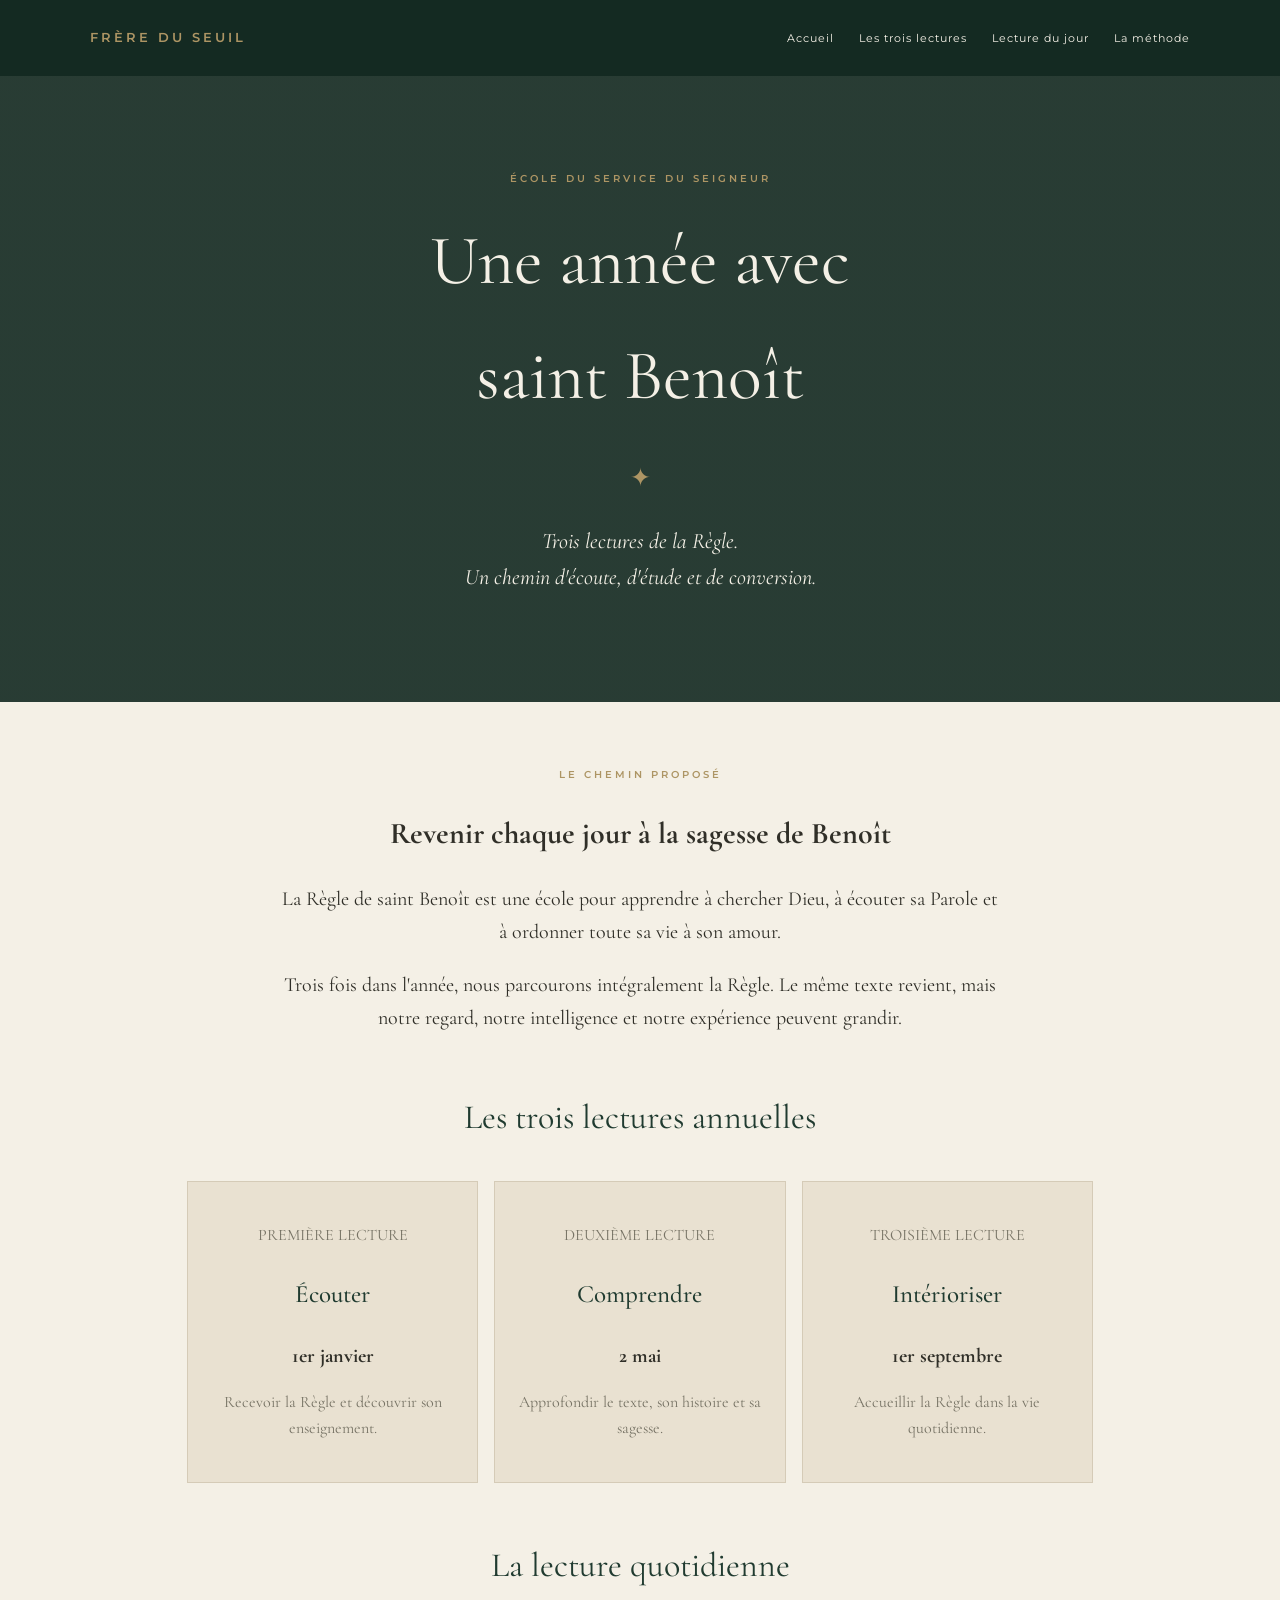
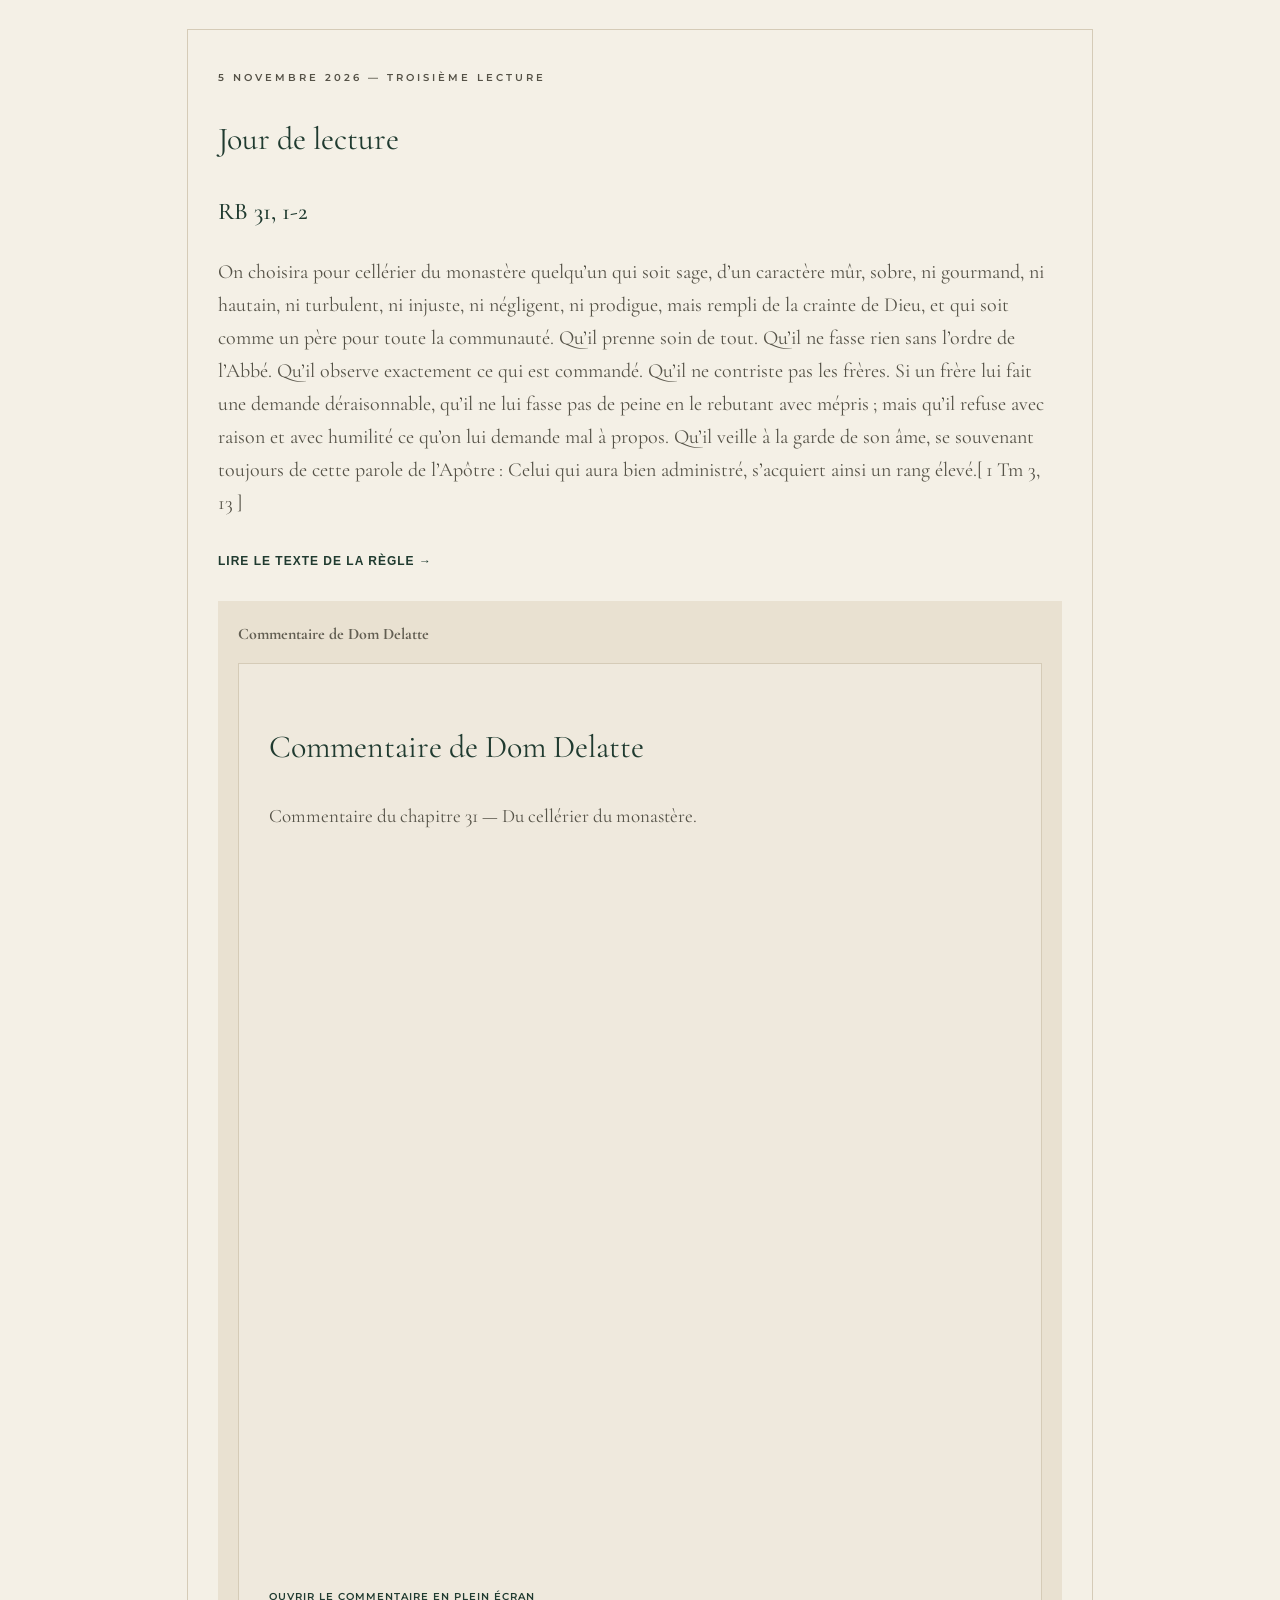
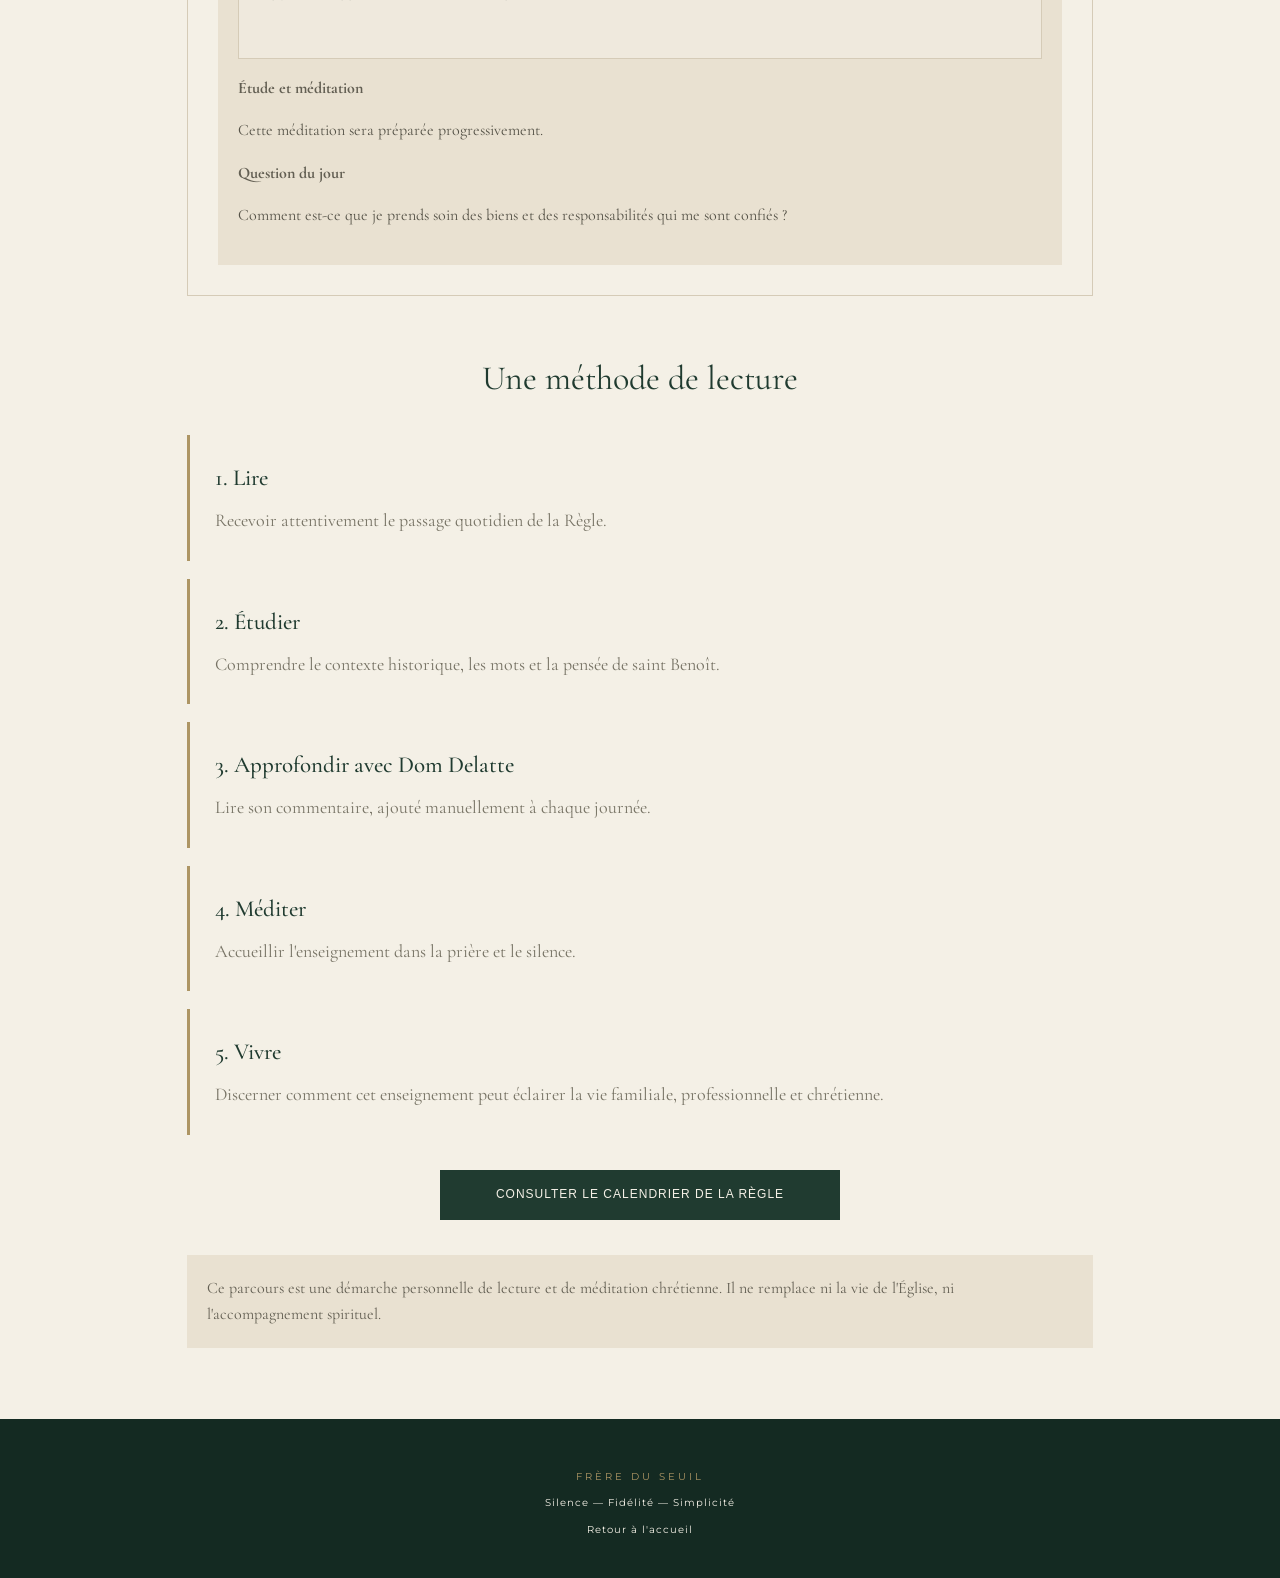
<file: regle-saint-benoit.html>
<!DOCTYPE html>
<html lang="fr">
<head>
  <meta charset="UTF-8">
  <meta name="viewport" content="width=device-width, initial-scale=1">
  <meta name="description" content="Une année avec la Règle de saint Benoît : trois lectures intégrales, une étude et une méditation quotidienne.">
  <title>Une année avec saint Benoît — Frère du Seuil</title>
  <link rel="stylesheet" href="style.css">
  <style>
    .rule-hero {
      background: linear-gradient(rgba(20,42,34,.91),rgba(20,42,34,.91));
      color: #f4f0e6;
      text-align: center;
      padding: 85px 20px;
    }
    .rule-hero h1 {
      font-size: clamp(42px,8vw,70px);
      font-weight: 400;
      margin: 15px 0;
    }
    .rule-hero .subtitle {
      font-style: italic;
      font-size: 22px;
    }
    .rule-content {
      max-width: 950px;
      margin: auto;
      padding: 55px 22px;
    }
    .rule-intro {
      max-width: 720px;
      margin: auto;
      text-align: center;
    }
    .cycle-grid {
      display: grid;
      grid-template-columns: repeat(3,1fr);
      gap: 16px;
      margin: 35px 0;
    }
    .cycle {
      padding: 24px 18px;
      background: #e9e1d1;
      border: 1px solid #d5cbb7;
      text-align: center;
    }
    .cycle h3 {
      color: #203b30;
      font-size: 25px;
      font-weight: 500;
    }
    .cycle p {
      font-size: 16px;
      color: #777365;
    }
    .day-card {
      margin-top: 35px;
      padding: 30px;
      background: #f4f0e6;
      border: 1px solid #d5cbb7;
    }
    .day-card h2 {
      color: #203b30;
      font-size: 32px;
      font-weight: 400;
    }
    .day-card h3 {
      color: #203b30;
      font-size: 24px;
      font-weight: 500;
    }
    .day-card p {
      color: #555247;
    }
    .reading-link {
      display: inline-block;
      margin-top: 12px;
      color: #203b30;
      font-family: Arial,sans-serif;
      font-size: 12px;
      font-weight: bold;
      letter-spacing: 1px;
      text-decoration: none;
      text-transform: uppercase;
    }
    .section-title {
      margin-top: 55px;
      color: #203b30;
      font-size: 34px;
      font-weight: 400;
      text-align: center;
    }
    .method {
      padding: 25px;
      margin-top: 18px;
      border-left: 3px solid #ad9564;
      background: #f4f0e6;
    }
    .method h3 {
      color: #203b30;
      font-size: 23px;
      font-weight: 500;
      margin: 0 0 8px;
    }
    .method p {
      margin: 0;
      color: #777365;
      font-size: 18px;
    }
    .calendar-link {
      display: block;
      max-width: 400px;
      margin: 35px auto;
      padding: 15px;
      text-align: center;
      color: #f4f0e6;
      background: #203b30;
      text-decoration: none;
      font-family: Arial,sans-serif;
      font-size: 12px;
      letter-spacing: 1px;
    }
    .notice {
      padding: 20px;
      margin-top: 25px;
      background: #e9e1d1;
      color: #625e52;
      font-size: 16px;
    }
    @media(max-width:650px) {
      .cycle-grid { grid-template-columns: 1fr; }
      .rule-content { padding: 40px 18px; }
      .day-card { padding: 22px; }
    }
  </style>
</head>

<body>

<header class="header">
  <a class="brand" href="index.html">FRÈRE DU SEUIL</a>
  <nav>
    <a href="index.html">Accueil</a>
    <a href="#cycles">Les trois lectures</a>
    <a href="#jour">Lecture du jour</a>
    <a href="#methode">La méthode</a>
  </nav>
</header>

<section class="rule-hero">
  <p class="eyebrow">ÉCOLE DU SERVICE DU SEIGNEUR</p>
  <h1>Une année avec<br>saint Benoît</h1>
  <div class="ornament">✦</div>
  <p class="subtitle">
    Trois lectures de la Règle.<br>
    Un chemin d'écoute, d'étude et de conversion.
  </p>
</section>

<main class="rule-content">

  <section class="rule-intro">
    <p class="eyebrow">LE CHEMIN PROPOSÉ</p>
    <h2>Revenir chaque jour à la sagesse de Benoît</h2>
    <p>
      La Règle de saint Benoît est une école pour apprendre
      à chercher Dieu, à écouter sa Parole et à ordonner
      toute sa vie à son amour.
    </p>
    <p>
      Trois fois dans l'année, nous parcourons intégralement
      la Règle. Le même texte revient, mais notre regard,
      notre intelligence et notre expérience peuvent grandir.
    </p>
  </section>

  <section id="cycles">
    <h2 class="section-title">Les trois lectures annuelles</h2>

    <div class="cycle-grid">
      <article class="cycle">
        <p>PREMIÈRE LECTURE</p>
        <h3>Écouter</h3>
        <strong>1er janvier</strong>
        <p>Recevoir la Règle et découvrir son enseignement.</p>
      </article>

      <article class="cycle">
        <p>DEUXIÈME LECTURE</p>
        <h3>Comprendre</h3>
        <strong>2 mai</strong>
        <p>Approfondir le texte, son histoire et sa sagesse.</p>
      </article>

      <article class="cycle">
        <p>TROISIÈME LECTURE</p>
        <h3>Intérioriser</h3>
        <strong>1er septembre</strong>
        <p>Accueillir la Règle dans la vie quotidienne.</p>
      </article>
    </div>
  </section>

  <section id="jour">
    <h2 class="section-title">La lecture quotidienne</h2>

    <article class="day-card">
      <p class="eyebrow">5 NOVEMBRE 2026 — TROISIÈME LECTURE</p>
      <h2>Jour de lecture</h2>
      <h3>RB 31, 1-2</h3>
      <p>
        On choisira pour cellérier du monastère quelqu’un qui soit sage, 
        d’un caractère mûr, sobre, ni gourmand, ni hautain, ni turbulent, 
        ni injuste, ni négligent, ni prodigue, mais rempli de la crainte de Dieu, 
        et qui soit comme un père pour toute la communauté.
        Qu’il prenne soin de tout. Qu’il ne fasse rien sans l’ordre de l’Abbé. 
        Qu’il observe exactement ce qui est commandé. 
        Qu’il ne contriste pas les frères. Si un frère lui fait une demande déraisonnable, 
        qu’il ne lui fasse pas de peine en le rebutant avec mépris ; 
        mais qu’il refuse avec raison et avec humilité ce qu’on lui demande mal à propos.
        Qu’il veille à la garde de son âme, se souvenant toujours de cette parole de l’Apôtre :  
        Celui qui aura bien administré, s’acquiert ainsi un rang élevé.[ 1 Tm 3, 13 ] 

      </p>
      <a class="reading-link"
         href="https://la.regle.org/">
        Lire le texte de la Règle →
      </a>

      <div class="notice">
        <strong>Commentaire de Dom Delatte</strong>
        <p>
         <section class="card">
  <h2>Commentaire de Dom Delatte</h2>
  <p>Commentaire du chapitre 31 — Du cellérier du monastère.</p>

  <iframe
    src="Regle%20saint%20benoit%20%3D%20delatte.pdf"
    width="100%"
    height="700"
    style="border: none; border-radius: 8px;">
  </iframe>

  <p>
    <a href="Regle%20saint%20benoit%20%3D%20delatte.pdf" target="_blank">
      Ouvrir le commentaire en plein écran
    </a>
  </p>
</section>
        </p>
        <strong>Étude et méditation</strong>
        <p>Cette méditation sera préparée progressivement.</p>
        <strong>Question du jour</strong>
        <p>Comment est-ce que je prends soin des biens et des responsabilités qui me sont confiés ?</p>
      </div>
    </article>
  </section>

  <section id="methode">
    <h2 class="section-title">Une méthode de lecture</h2>

    <div class="method">
      <h3>1. Lire</h3>
      <p>Recevoir attentivement le passage quotidien de la Règle.</p>
    </div>

    <div class="method">
      <h3>2. Étudier</h3>
      <p>Comprendre le contexte historique, les mots et la pensée de saint Benoît.</p>
    </div>

    <div class="method">
      <h3>3. Approfondir avec Dom Delatte</h3>
      <p>Lire son commentaire, ajouté manuellement à chaque journée.</p>
    </div>

    <div class="method">
      <h3>4. Méditer</h3>
      <p>Accueillir l'enseignement dans la prière et le silence.</p>
    </div>

    <div class="method">
      <h3>5. Vivre</h3>
      <p>Discerner comment cet enseignement peut éclairer la vie familiale, professionnelle et chrétienne.</p>
    </div>
  </section>

  <a class="calendar-link"
     href="https://la.regle.org/">
    CONSULTER LE CALENDRIER DE LA RÈGLE
  </a>

  <p class="notice">
    Ce parcours est une démarche personnelle de lecture et
    de méditation chrétienne. Il ne remplace ni la vie de
    l'Église, ni l'accompagnement spirituel.
  </p>

</main>

<footer>
  <p>FRÈRE DU SEUIL</p>
  <p>Silence — Fidélité — Simplicité</p>
  <a href="index.html">Retour à l'accueil</a>
</footer>

</body>
</html>
</file>
<file: style.css>
@import url('https://fonts.googleapis.com/css2?family=Cormorant+Garamond:wght@400;500;600;700&family=Montserrat:wght@400;500;600&display=swap');

:root {
  --green: #203b30;
  --deep-green: #142a22;
  --gold: #ad9564;
  --paper: #f4f0e6;
  --parchment: #e9e1d1;
  --ink: #302f28;
  --muted: #777365;
}

* {
  box-sizing: border-box;
}

html {
  scroll-behavior: smooth;
}

body {
  margin: 0;
  background: var(--paper);
  color: var(--ink);
  font-family: 'Cormorant Garamond', Georgia, serif;
  font-size: 20px;
  line-height: 1.65;
}

.header {
  min-height: 76px;
  padding: 18px 7%;
  display: flex;
  justify-content: space-between;
  align-items: center;
  gap: 25px;
  background: var(--deep-green);
  color: var(--paper);
}

.brand {
  color: var(--gold);
  font-family: 'Montserrat', sans-serif;
  font-size: 13px;
  font-weight: 600;
  letter-spacing: 3px;
  text-decoration: none;
  white-space: nowrap;
}

nav {
  display: flex;
  flex-wrap: wrap;
  gap: 25px;
}

nav a {
  color: var(--paper);
  font-family: 'Montserrat', sans-serif;
  font-size: 11px;
  text-decoration: none;
  letter-spacing: 1px;
}

nav a:hover,
footer a:hover {
  color: var(--gold);
}

.hero {
  min-height: 570px;
  padding: 110px 20px 100px;
  display: flex;
  flex-direction: column;
  justify-content: center;
  align-items: center;
  text-align: center;
  color: var(--paper);
  background:
    linear-gradient(rgba(20,42,34,.88), rgba(20,42,34,.91)),
    repeating-linear-gradient(
      135deg,
      #405348 0,
      #405348 1px,
      #203b30 1px,
      #203b30 12px
    );
}

.eyebrow {
  color: var(--gold);
  font-family: 'Montserrat', sans-serif;
  font-size: 10px;
  font-weight: 600;
  letter-spacing: 3px;
  text-transform: uppercase;
}

.hero h1 {
  margin: 18px 0 0;
  font-size: clamp(55px, 10vw, 92px);
  font-weight: 400;
  line-height: 1.05;
}

.ornament {
  margin: 24px 0;
  color: var(--gold);
  font-size: 25px;
}

.intro {
  margin: 0 0 35px;
  font-size: 25px;
  line-height: 1.5;
  font-style: italic;
}

.discover {
  padding: 12px 25px;
  border: 1px solid var(--gold);
  color: var(--paper);
  font-family: 'Montserrat', sans-serif;
  font-size: 10px;
  letter-spacing: 2px;
  text-decoration: none;
  text-transform: uppercase;
  transition: .25s;
}

.discover:hover {
  background: var(--gold);
  color: var(--deep-green);
}

.welcome {
  max-width: 780px;
  margin: auto;
  padding: 100px 25px;
  text-align: center;
}

.welcome h2,
.sections h2,
.closing h2 {
  color: var(--green);
  font-size: clamp(34px, 5vw, 48px);
  font-weight: 400;
  line-height: 1.2;
}

.welcome p:not(.eyebrow) {
  color: var(--muted);
  font-size: 21px;
}

.sections {
  padding: 85px 7%;
  background: var(--parchment);
  text-align: center;
}

.cards {
  max-width: 1100px;
  margin: 50px auto 0;
  display: grid;
  grid-template-columns: repeat(2, 1fr);
  gap: 22px;
  text-align: left;
}

.card {
  min-height: 220px;
  padding: 30px;
  border: 1px solid #d5cbb7;
  background: rgba(255,255,255,.25);
}

.card > span:first-child {
  color: var(--gold);
  font-family: 'Montserrat', sans-serif;
  font-size: 11px;
  letter-spacing: 2px;
}

.card h3 {
  margin: 10px 0;
  color: var(--green);
  font-size: 31px;
  font-weight: 500;
}

.card p {
  color: var(--muted);
  font-size: 19px;
}

.card a,
.coming {
  color: var(--green);
  font-family: 'Montserrat', sans-serif;
  font-size: 10px;
  font-weight: 600;
  letter-spacing: 1px;
  text-decoration: none;
  text-transform: uppercase;
}

.card a:hover {
  color: var(--gold);
}

.coming {
  color: var(--muted);
  font-style: italic;
}

.closing {
  padding: 90px 20px;
  text-align: center;
  background: var(--paper);
}

.closing h2 {
  font-size: clamp(38px, 6vw, 58px);
  font-style: italic;
}

footer {
  padding: 40px 20px;
  background: var(--deep-green);
  color: var(--paper);
  text-align: center;
  font-family: 'Montserrat', sans-serif;
  font-size: 10px;
  letter-spacing: 1px;
}

footer p:first-child {
  color: var(--gold);
  letter-spacing: 3px;
}

footer a {
  color: var(--paper);
  text-decoration: none;
}

@media (max-width: 650px) {
  .header {
    flex-direction: column;
    padding: 20px 15px;
  }

  nav {
    justify-content: center;
    gap: 12px 18px;
  }

  nav a {
    font-size: 9px;
  }

  .hero {
    min-height: 490px;
    padding: 75px 15px;
  }

  .eyebrow {
    font-size: 9px;
    letter-spacing: 2px;
  }

  .intro {
    font-size: 22px;
  }

  .welcome {
    padding: 70px 22px;
  }

  .sections {
    padding: 65px 20px;
  }

  .cards {
    grid-template-columns: 1fr;
    gap: 15px;
  }

 
  .card {
    min-height: auto;
  }

} /* Fin des styles pour les écrans de 650px maximum */


/* Présentation de la bibliothèque */

.bibliotheque-intro {

  max-width: 1050px;
  margin: 65px auto 20px;
  display: grid;
  grid-template-columns: 1fr 1fr;
  background: #f5f3ed;
  align-items: center;
  overflow: hidden;
}

.bibliotheque-image img {
  display: block;
  width: 100%;
  height: 300px;
  object-fit: cover;
}

.bibliotheque-texte {
  padding: 35px 45px;
}

.bibliotheque-texte span {
  color: #a58c5b;
  font-size: 11px;
  letter-spacing: 3px;
}

.bibliotheque-texte h2 {
  color: #26382f;
  font-weight: normal;
  font-size: 28px;
}

.bibliotheque-texte p {
  color: #626960;
  line-height: 1.8;
}

.bibliotheque-texte a {
  display: inline-block;
  margin-top: 12px;
  color: #40594a;
  text-decoration: none;
  border-bottom: 1px solid #b49a68;
  padding-bottom: 5px;
}

@media (max-width: 700px) {
  .bibliotheque-intro {
    grid-template-columns: 1fr;
    margin: 40px 15px;
  }

  .bibliotheque-image img {
    height: 220px;
  }

  .bibliotheque-texte {
    padding: 25px;
  }



  
/* Bandeau du parcours en cours */

.parcours-en-cours {
  background: #26382f;
  color: #fffefa;
  text-align: center;
  padding: 28px 20px;
  border-top: 1px solid #b49a68;
  border-bottom: 1px solid #b49a68;
}

.parcours-en-cours-contenu {
  max-width: 850px;
  margin: 0 auto;
}

.parcours-en-cours-label {
  display: block;
  color: #b49a68;
  font-family: Arial, sans-serif;
  font-size: 11px;
  letter-spacing: 2px;
  margin-bottom: 10px;
}

.parcours-en-cours h2 {
  color: #fffefa;
  font-size: 25px;
  font-weight: normal;
  margin: 0 0 8px;
}

.parcours-en-cours p {
  color: #f5f2eb;
  font-size: 14px;
  margin: 0 0 18px;
}

.parcours-en-cours a {
  display: inline-block;
  background: #b49a68;
  color: #26382f;
  padding: 10px 22px;
  border-radius: 4px;
  font-size: 14px;
  text-decoration: none;
}

.parcours-en-cours a:hover {
  background: #d0b782;
}
</file>
